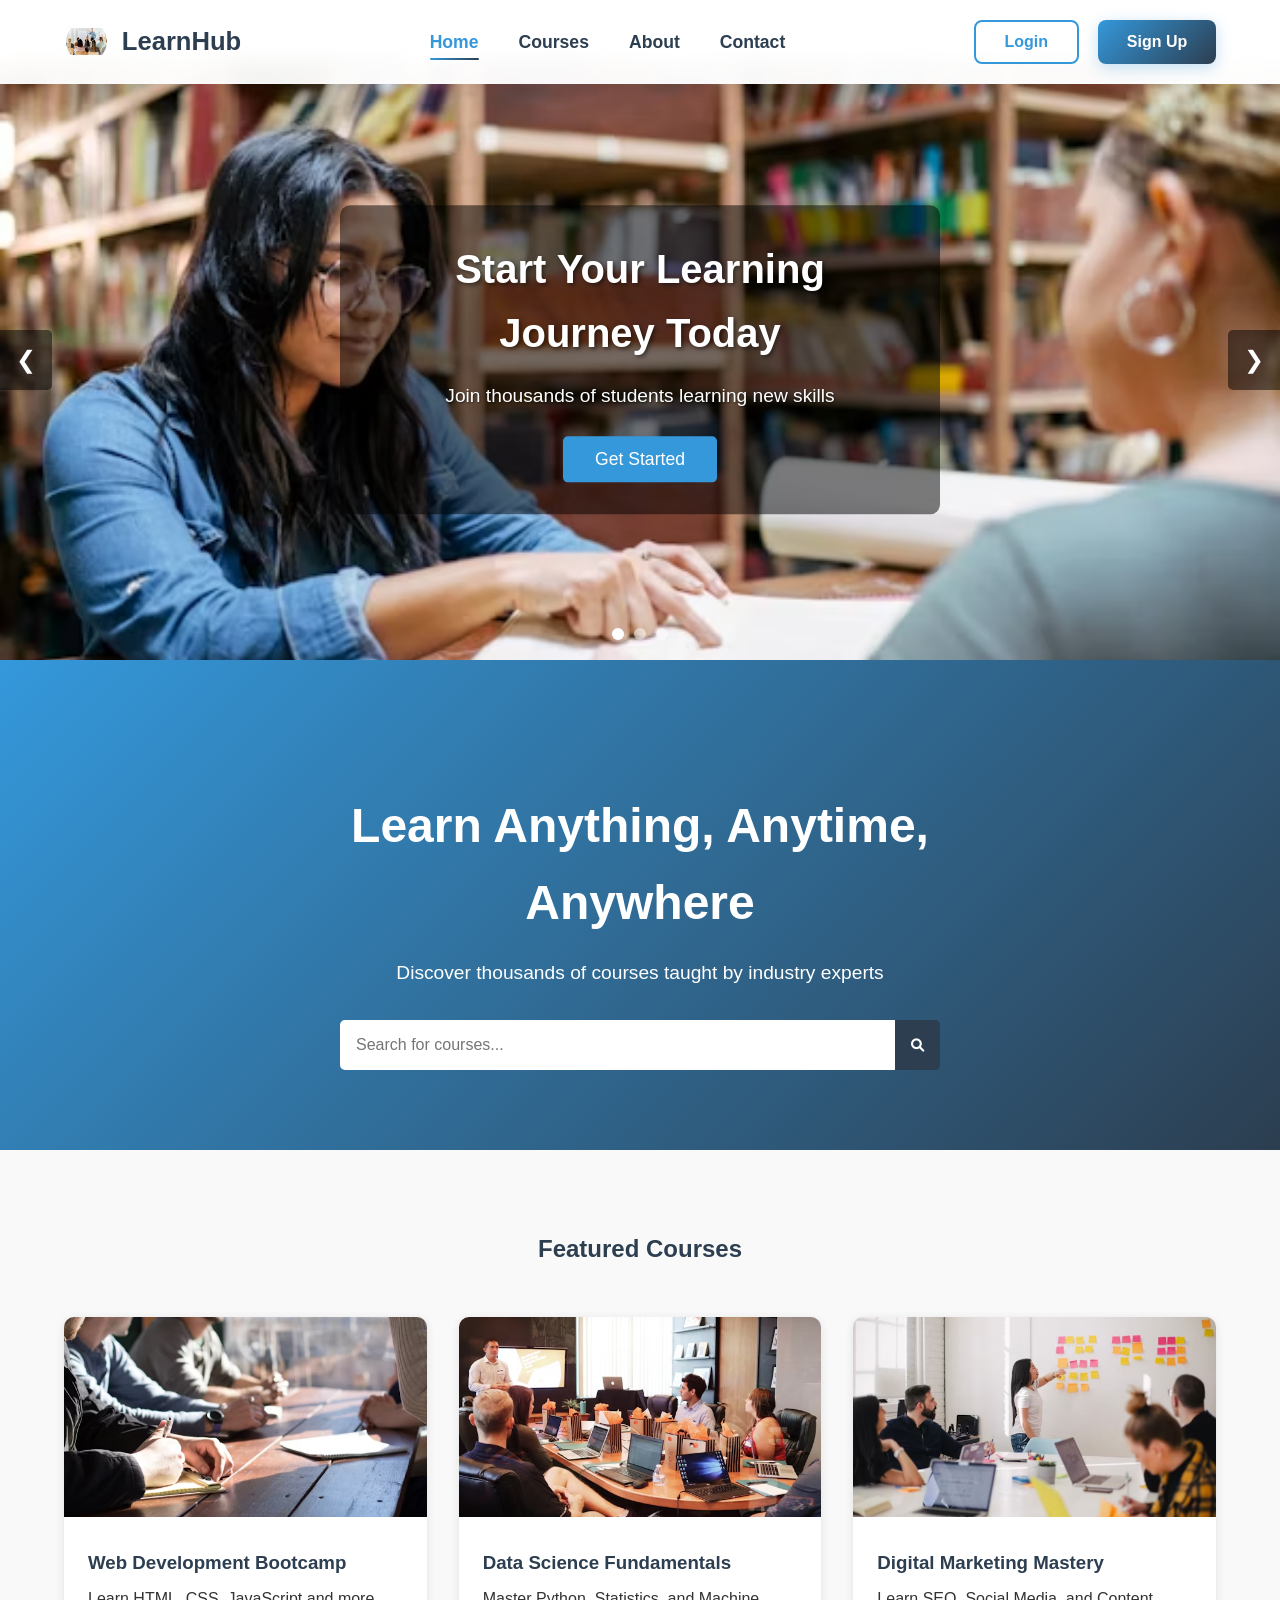
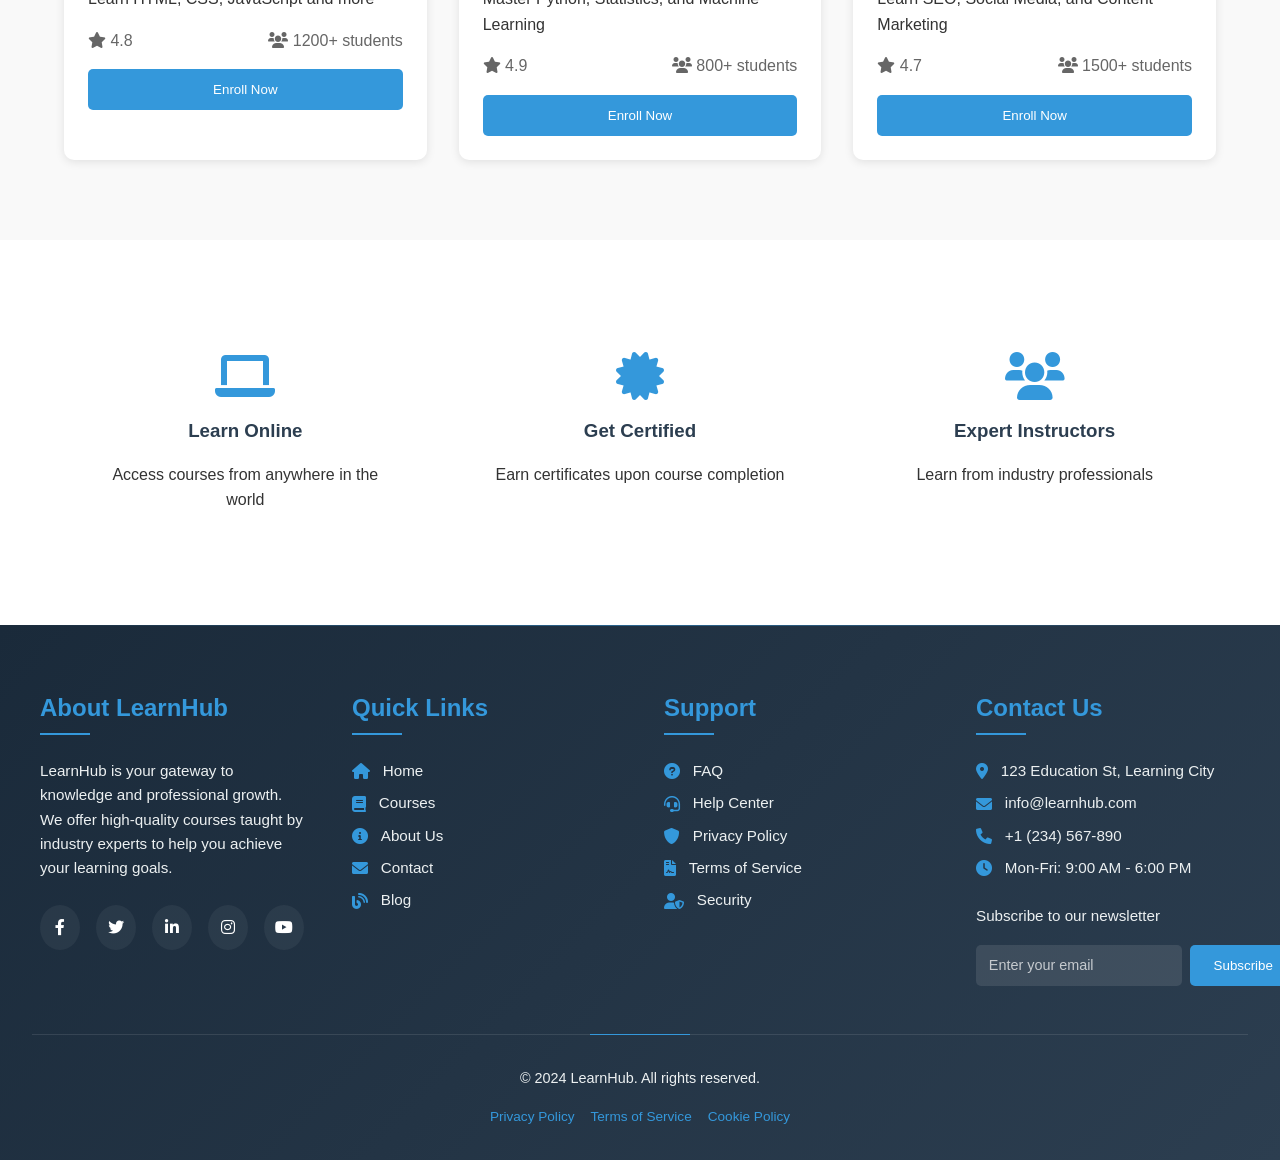
<file: index.html>
<!DOCTYPE html>
<html lang="en">
<head>
    <meta charset="UTF-8">
    <meta name="viewport" content="width=device-width, initial-scale=1.0">
    <title>LearnHub - Online Learning Platform</title>
    <link rel="stylesheet" href="styles.css">
    <link rel="stylesheet" href="https://cdnjs.cloudflare.com/ajax/libs/font-awesome/6.0.0/css/all.min.css">
</head>
<body>
    <nav class="navbar">
        <div class="logo">
            <img src="images/istockphoto-2198836359-612x612.webp" alt="LearnHub Logo" class="logo-img">
            LearnHub
        </div>
        <button class="menu-btn">
            <i class="fas fa-bars"></i>
        </button>
        <ul class="nav-links">
            <li><a href="index.html">Home</a></li>
            <li><a href="courses.html">Courses</a></li>
            <li><a href="about.html">About</a></li>
            <li><a href="contact.html">Contact</a></li>
        </ul>
        <div class="auth-buttons">
            <button class="login-btn">Login</button>
            <button class="signup-btn">Sign Up</button>
        </div>
    </nav>

    <div class="carousel-container">
        <div class="carousel">
            <div class="carousel-slide active">
                <img src="images/premium_photo-1682284352941-58dceb6cd601.avif" alt="Slide 1">
                <div class="carousel-content">
                    <h2>Start Your Learning Journey Today</h2>
                    <p>Join thousands of students learning new skills</p>
                    <button class="carousel-btn">Get Started</button>
                </div>
            </div>
            <div class="carousel-slide">
                <img src="images/photo-1527689368864-3a821dbccc34.avif" alt="Slide 2">
                <div class="carousel-content">
                    <h2>Expert-Led Courses</h2>
                    <p>Learn from industry professionals</p>
                    <button class="carousel-btn">Explore Courses</button>
                </div>
            </div>
            <div class="carousel-slide">
                <img src="images/photo-1664382953481-141e97ad9825.avif" alt="Slide 3">
                <div class="carousel-content">
                    <h2>Flexible Learning</h2>
                    <p>Study at your own pace, anytime, anywhere</p>
                    <button class="carousel-btn">Learn More</button>
                </div>
            </div>
        </div>
        <button class="carousel-control prev" onclick="moveSlide(-1)">❮</button>
        <button class="carousel-control next" onclick="moveSlide(1)">❯</button>
        <div class="carousel-indicators">
            <span class="indicator active" onclick="goToSlide(0)"></span>
            <span class="indicator" onclick="goToSlide(1)"></span>
            <span class="indicator" onclick="goToSlide(2)"></span>
        </div>
    </div>

    <section class="hero">
        <div class="hero-content">
            <h1>Learn Anything, Anytime, Anywhere</h1>
            <p>Discover thousands of courses taught by industry experts</p>
            <div class="search-bar">
                <input type="text" placeholder="Search for courses...">
                <button><i class="fas fa-search"></i></button>
            </div>
        </div>
    </section>

    <section class="featured-courses">
        <h2>Featured Courses</h2>
        <div class="course-grid">
            <div class="course-card">
                <div class="course-image">
                    <img src="images/photo-1517048676732-d65bc937f952.avif" alt="Web Development">
                </div>
                <div class="course-info">
                    <h3>Web Development Bootcamp</h3>
                    <p>Learn HTML, CSS, JavaScript and more</p>
                    <div class="course-meta">
                        <span><i class="fas fa-star"></i> 4.8</span>
                        <span><i class="fas fa-users"></i> 1200+ students</span>
                    </div>
                    <button class="enroll-btn">Enroll Now</button>
                </div>
            </div>
            <div class="course-card">
                <div class="course-image">
                    <img src="images/photo-1542744173-8e7e53415bb0.avif" alt="Data Science">
                </div>
                <div class="course-info">
                    <h3>Data Science Fundamentals</h3>
                    <p>Master Python, Statistics, and Machine Learning</p>
                    <div class="course-meta">
                        <span><i class="fas fa-star"></i> 4.9</span>
                        <span><i class="fas fa-users"></i> 800+ students</span>
                    </div>
                    <button class="enroll-btn">Enroll Now</button>
                </div>
            </div>
            <div class="course-card">
                <div class="course-image">
                    <img src="images/photo-1552664730-d307ca884978.avif" alt="Digital Marketing">
                </div>
                <div class="course-info">
                    <h3>Digital Marketing Mastery</h3>
                    <p>Learn SEO, Social Media, and Content Marketing</p>
                    <div class="course-meta">
                        <span><i class="fas fa-star"></i> 4.7</span>
                        <span><i class="fas fa-users"></i> 1500+ students</span>
                    </div>
                    <button class="enroll-btn">Enroll Now</button>
                </div>
            </div>
        </div>
    </section>

    <section class="features">
        <div class="feature">
            <i class="fas fa-laptop"></i>
            <h3>Learn Online</h3>
            <p>Access courses from anywhere in the world</p>
        </div>
        <div class="feature">
            <i class="fas fa-certificate"></i>
            <h3>Get Certified</h3>
            <p>Earn certificates upon course completion</p>
        </div>
        <div class="feature">
            <i class="fas fa-users"></i>
            <h3>Expert Instructors</h3>
            <p>Learn from industry professionals</p>
        </div>
    </section>

    <footer class="footer">
        <div class="footer-content">
            <div class="footer-section">
                <h3>About LearnHub</h3>
                <p>LearnHub is your gateway to knowledge and professional growth. We offer high-quality courses taught by industry experts to help you achieve your learning goals.</p>
                <div class="social-links">
                    <a href="https://facebook.com/learnhub" target="_blank"><i class="fab fa-facebook-f"></i></a>
                    <a href="https://twitter.com/learnhub" target="_blank"><i class="fab fa-twitter"></i></a>
                    <a href="https://linkedin.com/company/learnhub" target="_blank"><i class="fab fa-linkedin-in"></i></a>
                    <a href="https://instagram.com/learnhub" target="_blank"><i class="fab fa-instagram"></i></a>
                    <a href="https://youtube.com/learnhub" target="_blank"><i class="fab fa-youtube"></i></a>
                </div>
            </div>
            <div class="footer-section">
                <h3>Quick Links</h3>
                <ul class="footer-links">
                    <li><a href="index.html"><i class="fas fa-home"></i> Home</a></li>
                    <li><a href="courses.html"><i class="fas fa-book"></i> Courses</a></li>
                    <li><a href="about.html"><i class="fas fa-info-circle"></i> About Us</a></li>
                    <li><a href="contact.html"><i class="fas fa-envelope"></i> Contact</a></li>
                    <li><a href="blog.html"><i class="fas fa-blog"></i> Blog</a></li>
                </ul>
            </div>
            <div class="footer-section">
                <h3>Support</h3>
                <ul class="footer-links">
                    <li><a href="faq.html"><i class="fas fa-question-circle"></i> FAQ</a></li>
                    <li><a href="help.html"><i class="fas fa-headset"></i> Help Center</a></li>
                    <li><a href="privacy.html"><i class="fas fa-shield-alt"></i> Privacy Policy</a></li>
                    <li><a href="terms.html"><i class="fas fa-file-contract"></i> Terms of Service</a></li>
                    <li><a href="security.html"><i class="fas fa-user-shield"></i> Security</a></li>
                </ul>
            </div>
            <div class="footer-section">
                <h3>Contact Us</h3>
                <ul class="footer-links">
                    <li><a href="https://maps.google.com/?q=123+Education+St,+Learning+City" target="_blank"><i class="fas fa-map-marker-alt"></i> 123 Education St, Learning City</a></li>
                    <li><a href="mailto:info@learnhub.com"><i class="fas fa-envelope"></i> info@learnhub.com</a></li>
                    <li><a href="tel:+1234567890"><i class="fas fa-phone"></i> +1 (234) 567-890</a></li>
                    <li><a href="contact.html#hours"><i class="fas fa-clock"></i> Mon-Fri: 9:00 AM - 6:00 PM</a></li>
                </ul>
                <div class="newsletter">
                    <p>Subscribe to our newsletter</p>
                    <form class="newsletter-form" action="subscribe.php" method="POST">
                        <input type="email" name="email" placeholder="Enter your email" required>
                        <button type="submit">Subscribe</button>
                    </form>
                </div>
            </div>
        </div>
        <div class="footer-bottom">
            <p>&copy; 2024 LearnHub. All rights reserved.</p>
            <div class="copyright">
                <a href="privacy.html">Privacy Policy</a>
                <a href="terms.html">Terms of Service</a>
                <a href="cookies.html">Cookie Policy</a>
            </div>
        </div>
    </footer>

    <style>
        /* Enhanced Footer Styles */
        .footer {
            background: linear-gradient(135deg, #1a2a3a 0%, #2c3e50 100%);
            color: white;
            padding: 4rem 2rem 2rem;
            margin-top: auto;
            position: relative;
            overflow: hidden;
        }

        .footer::before {
            content: '';
            position: absolute;
            top: 0;
            left: 0;
            right: 0;
            height: 1px;
            background: linear-gradient(90deg, transparent, rgba(52, 152, 219, 0.5), transparent);
        }

        .footer-content {
            max-width: 1200px;
            margin: 0 auto;
            display: grid;
            grid-template-columns: repeat(auto-fit, minmax(250px, 1fr));
            gap: 3rem;
            position: relative;
            z-index: 1;
        }

        .footer-section {
            position: relative;
        }

        .footer-section h3 {
            font-size: 1.5rem;
            margin-bottom: 1.5rem;
            position: relative;
            padding-bottom: 0.5rem;
            color: #3498db;
        }

        .footer-section h3::after {
            content: '';
            position: absolute;
            left: 0;
            bottom: 0;
            width: 50px;
            height: 2px;
            background: #3498db;
            transition: width 0.3s ease;
        }

        .footer-section:hover h3::after {
            width: 100px;
        }

        .footer-section p {
            color: #ecf0f1;
            line-height: 1.6;
            margin-bottom: 1.5rem;
            font-size: 0.95rem;
        }

        .footer-links {
            list-style: none;
            padding: 0;
        }

        .footer-links li {
            margin-bottom: 1rem;
            transform: translateX(0);
            transition: transform 0.3s ease;
        }

        .footer-links li:hover {
            transform: translateX(10px);
        }

        .footer-links a {
            color: #ecf0f1;
            text-decoration: none;
            transition: all 0.3s ease;
            display: flex;
            align-items: center;
            gap: 0.8rem;
            font-size: 0.95rem;
        }

        .footer-links a:hover {
            color: #3498db;
        }

        .footer-links i {
            font-size: 1rem;
            color: #3498db;
            transition: transform 0.3s ease;
        }

        .footer-links a:hover i {
            transform: scale(1.2);
        }

        .social-links {
            display: flex;
            gap: 1rem;
            margin-top: 1.5rem;
        }

        .social-links a {
            width: 45px;
            height: 45px;
            background: rgba(255, 255, 255, 0.05);
            border-radius: 50%;
            display: flex;
            align-items: center;
            justify-content: center;
            color: white;
            transition: all 0.3s ease;
            position: relative;
            overflow: hidden;
        }

        .social-links a::before {
            content: '';
            position: absolute;
            top: 0;
            left: 0;
            width: 100%;
            height: 100%;
            background: #3498db;
            transform: scale(0);
            transition: transform 0.3s ease;
            border-radius: 50%;
        }

        .social-links a:hover::before {
            transform: scale(1);
        }

        .social-links a i {
            position: relative;
            z-index: 1;
            transition: transform 0.3s ease;
        }

        .social-links a:hover i {
            transform: scale(1.2);
        }

        .newsletter {
            margin-top: 1.5rem;
        }

        .newsletter p {
            margin-bottom: 1rem;
            color: #ecf0f1;
        }

        .newsletter-form {
            display: flex;
            gap: 0.5rem;
        }

        .newsletter-form input {
            flex: 1;
            padding: 0.8rem;
            border: none;
            border-radius: 5px;
            background: rgba(255, 255, 255, 0.1);
            color: white;
            font-size: 0.9rem;
        }

        .newsletter-form input::placeholder {
            color: rgba(255, 255, 255, 0.7);
        }

        .newsletter-form button {
            padding: 0.8rem 1.5rem;
            border: none;
            border-radius: 5px;
            background: #3498db;
            color: white;
            cursor: pointer;
            transition: all 0.3s ease;
        }

        .newsletter-form button:hover {
            background: #2980b9;
            transform: translateY(-2px);
        }

        .footer-bottom {
            text-align: center;
            padding-top: 2rem;
            margin-top: 3rem;
            border-top: 1px solid rgba(255, 255, 255, 0.1);
            position: relative;
        }

        .footer-bottom::before {
            content: '';
            position: absolute;
            top: -1px;
            left: 50%;
            transform: translateX(-50%);
            width: 100px;
            height: 1px;
            background: #3498db;
        }

        .footer-bottom p {
            color: #ecf0f1;
            font-size: 0.9rem;
            margin-bottom: 0.5rem;
        }

        .footer-bottom .copyright {
            display: flex;
            justify-content: center;
            gap: 1rem;
            margin-top: 1rem;
        }

        .footer-bottom .copyright a {
            color: #3498db;
            text-decoration: none;
            font-size: 0.85rem;
            transition: color 0.3s ease;
        }

        .footer-bottom .copyright a:hover {
            color: #2980b9;
        }

        @media (max-width: 768px) {
            .footer {
                padding: 3rem 1.5rem 1.5rem;
            }

            .footer-content {
                grid-template-columns: 1fr;
                gap: 2rem;
            }

            .footer-section h3 {
                font-size: 1.3rem;
            }

            .newsletter-form {
                flex-direction: column;
            }

            .newsletter-form button {
                width: 100%;
            }
        }
    </style>

    <script>
        // Navbar scroll effect
        window.addEventListener('scroll', function() {
            const navbar = document.querySelector('.navbar');
            if (window.scrollY > 50) {
                navbar.classList.add('scrolled');
            } else {
                navbar.classList.remove('scrolled');
            }
        });

        // Mobile menu toggle
        const menuBtn = document.querySelector('.menu-btn');
        const navLinks = document.querySelector('.nav-links');

        menuBtn.addEventListener('click', function() {
            navLinks.classList.toggle('active');
            menuBtn.innerHTML = navLinks.classList.contains('active') ? 
                '<i class="fas fa-times"></i>' : 
                '<i class="fas fa-bars"></i>';
        });

        // Close mobile menu when clicking outside
        document.addEventListener('click', function(event) {
            if (!navLinks.contains(event.target) && !menuBtn.contains(event.target)) {
                navLinks.classList.remove('active');
                menuBtn.innerHTML = '<i class="fas fa-bars"></i>';
            }
        });

        // Add active class to current page link
        const currentPage = window.location.pathname.split('/').pop();
        const navLinksList = document.querySelectorAll('.nav-links a');
        navLinksList.forEach(link => {
            if (link.getAttribute('href') === currentPage) {
                link.classList.add('active');
            }
        });

        // Carousel functionality
        let currentSlide = 0;
        const slides = document.querySelectorAll('.carousel-slide');
        const indicators = document.querySelectorAll('.indicator');
        const totalSlides = slides.length;

        function showSlide(index) {
            slides.forEach(slide => slide.classList.remove('active'));
            indicators.forEach(indicator => indicator.classList.remove('active'));
            
            slides[index].classList.add('active');
            indicators[index].classList.add('active');
        }

        function moveSlide(direction) {
            currentSlide = (currentSlide + direction + totalSlides) % totalSlides;
            showSlide(currentSlide);
        }

        function goToSlide(index) {
            currentSlide = index;
            showSlide(currentSlide);
        }

        setInterval(() => {
            moveSlide(1);
        }, 5000);

        showSlide(0);
    </script>
</body>
</html>
</file>
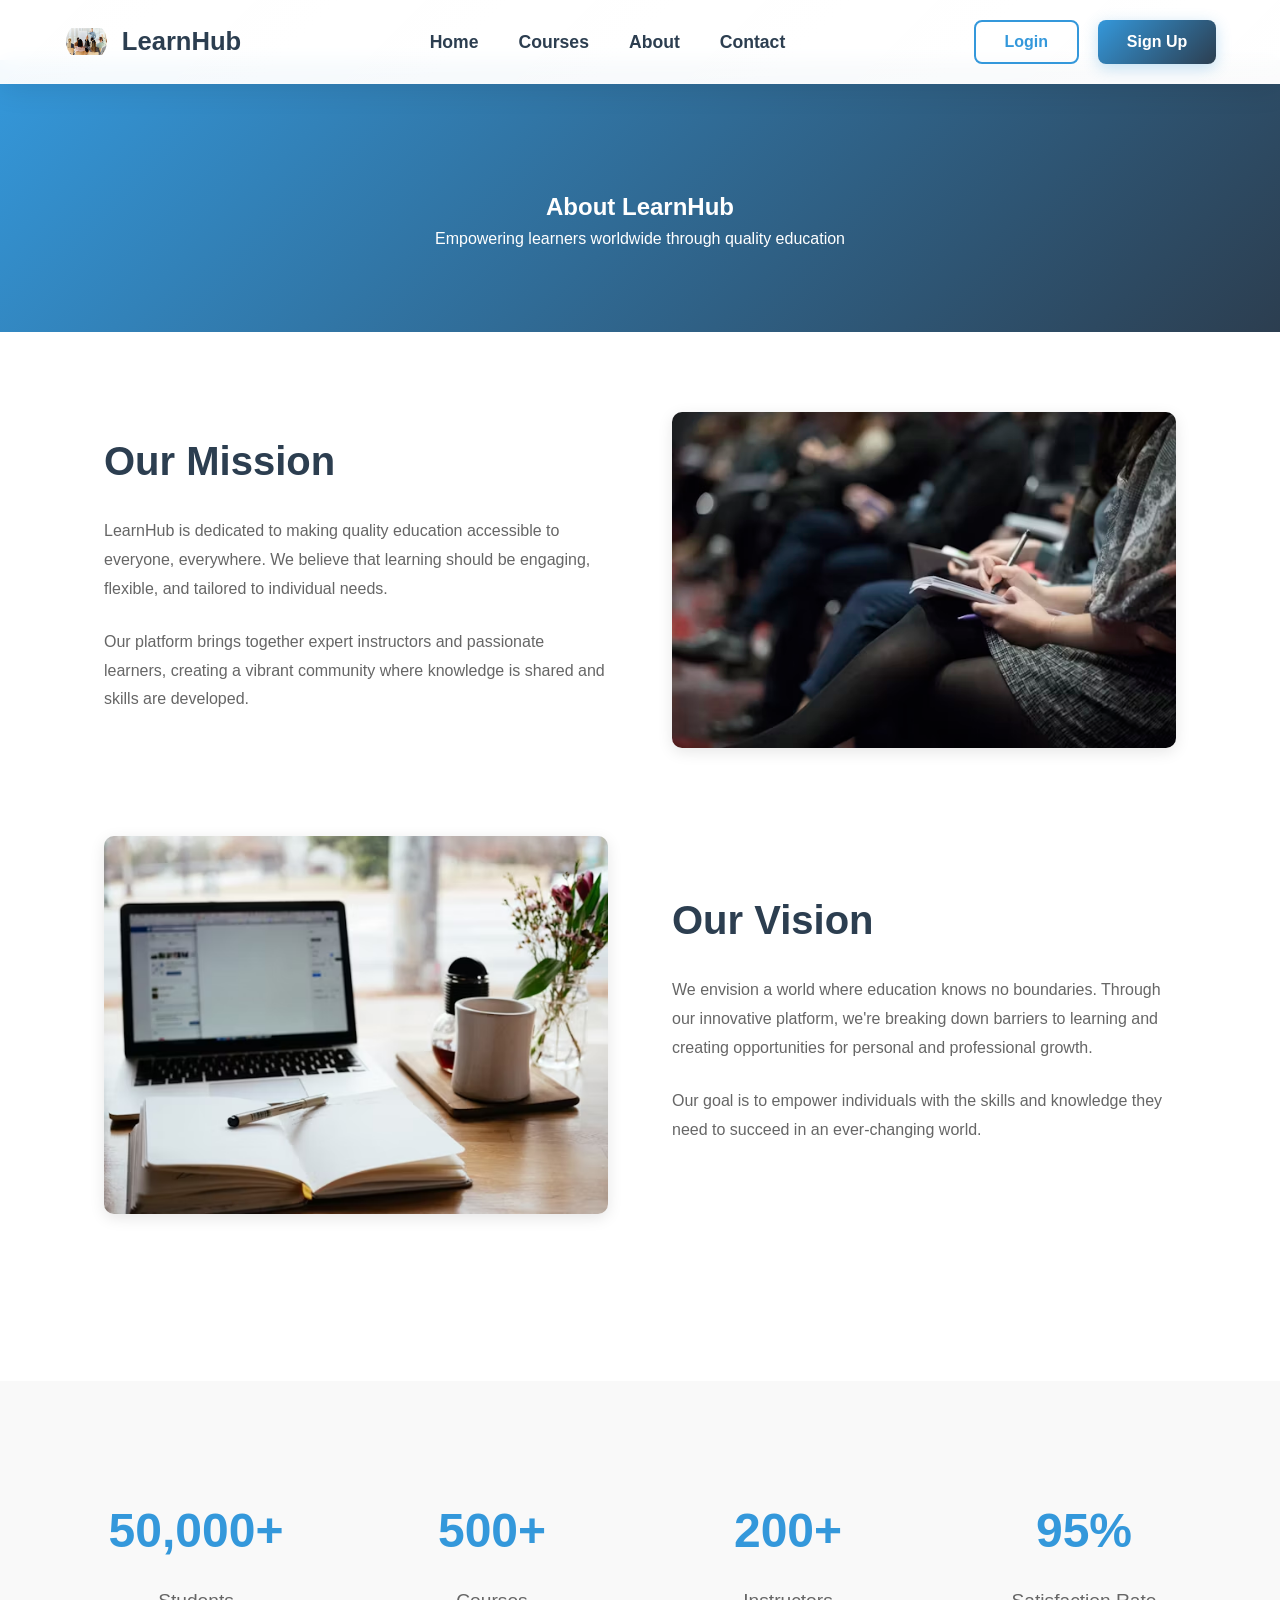
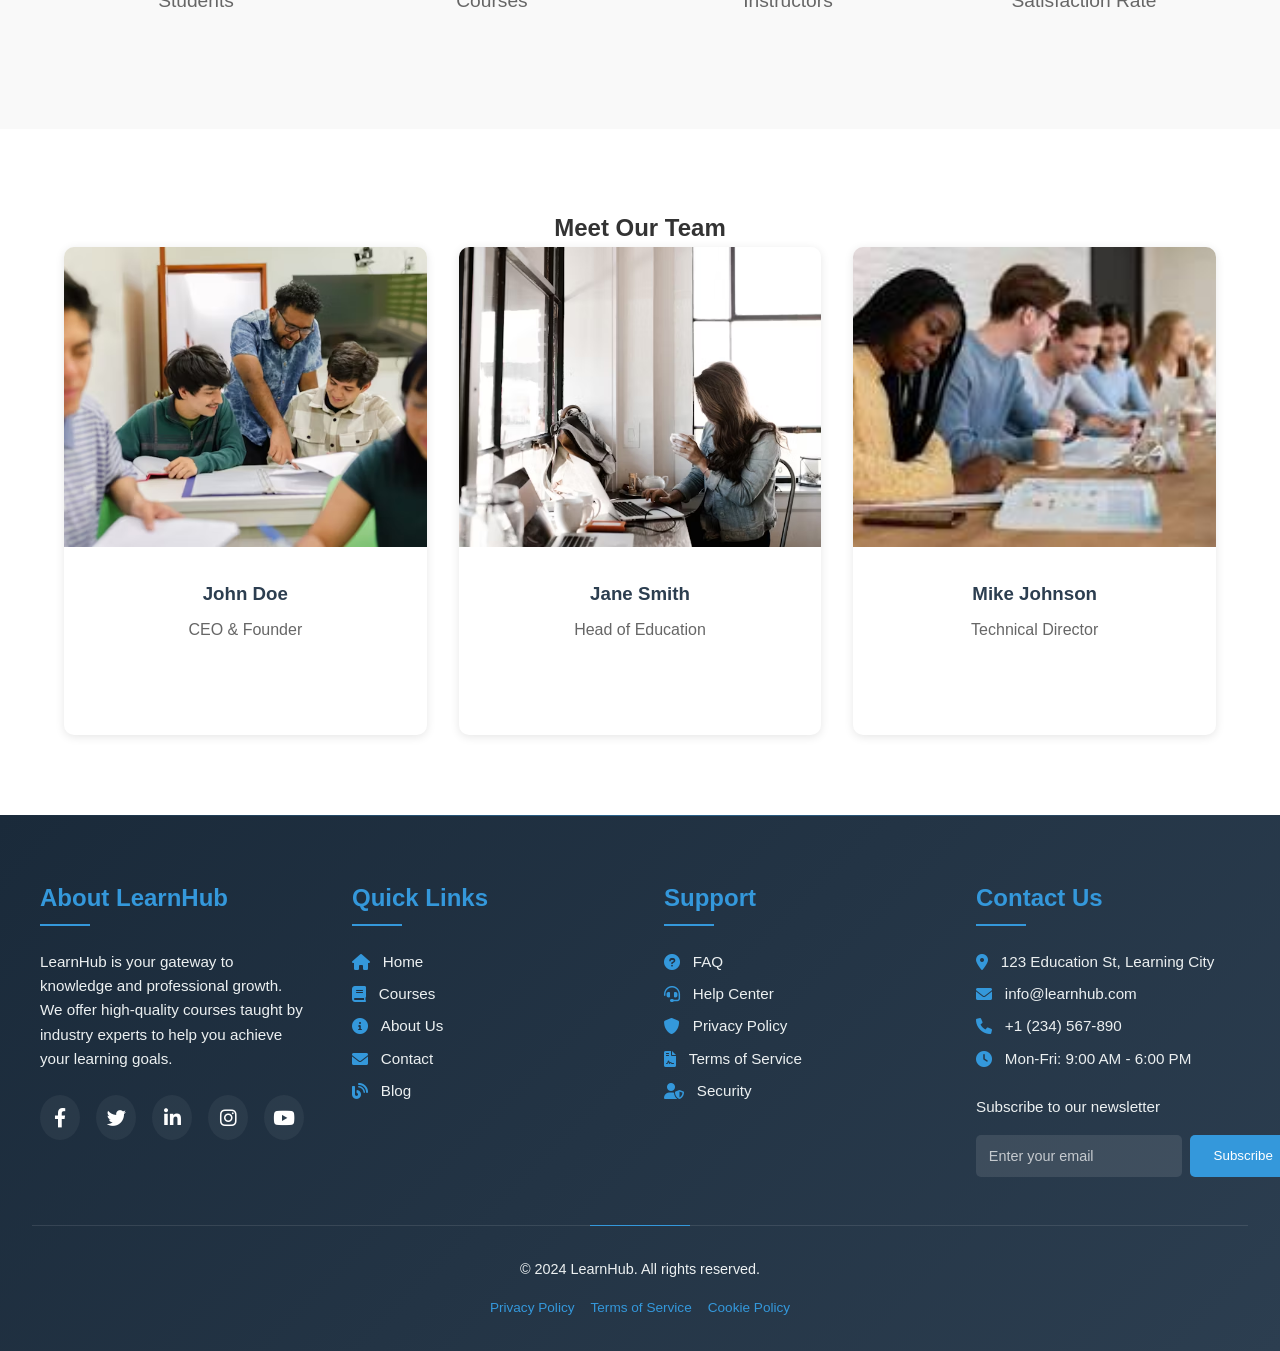
<file: about.html>
<!DOCTYPE html>
<html lang="en">
<head>
    <meta charset="UTF-8">
    <meta name="viewport" content="width=device-width, initial-scale=1.0">
    <title>About Us - LearnHub</title>
    <link rel="stylesheet" href="styles.css">
    <link rel="stylesheet" href="https://cdnjs.cloudflare.com/ajax/libs/font-awesome/6.0.0/css/all.min.css">
    <style>
        .about-header {
            background: linear-gradient(135deg, #3498db, #2c3e50);
            color: white;
            padding: 8rem 5% 5rem;
            text-align: center;
            margin-top: 60px;
        }

        .about-content {
            max-width: 1200px;
            margin: 0 auto;
            padding: 5rem 5%;
        }

        .about-section {
            display: grid;
            grid-template-columns: 1fr 1fr;
            gap: 4rem;
            margin-bottom: 5rem;
            align-items: center;
        }

        .about-text h2 {
            color: #2c3e50;
            margin-bottom: 1.5rem;
            font-size: 2.5rem;
        }

        .about-text p {
            color: #666;
            line-height: 1.8;
            margin-bottom: 1.5rem;
        }

        .about-image img {
            width: 100%;
            border-radius: 10px;
            box-shadow: 0 4px 15px rgba(0,0,0,0.1);
        }

        .stats-section {
            background-color: #f9f9f9;
            padding: 5rem 5%;
            text-align: center;
        }

        .stats-grid {
            display: grid;
            grid-template-columns: repeat(auto-fit, minmax(200px, 1fr));
            gap: 2rem;
            max-width: 1200px;
            margin: 0 auto;
        }

        .stat-item {
            padding: 2rem;
        }

        .stat-number {
            font-size: 3rem;
            font-weight: bold;
            color: #3498db;
            margin-bottom: 1rem;
        }

        .stat-label {
            color: #666;
            font-size: 1.2rem;
        }

        .team-section {
            padding: 5rem 5%;
            text-align: center;
        }

        .team-grid {
            display: grid;
            grid-template-columns: repeat(auto-fit, minmax(250px, 1fr));
            gap: 2rem;
            max-width: 1200px;
            margin: 0 auto;
        }

        .team-member {
            background-color: white;
            border-radius: 10px;
            overflow: hidden;
            box-shadow: 0 2px 10px rgba(0,0,0,0.1);
            transition: transform 0.3s;
        }

        .team-member:hover {
            transform: translateY(-5px);
        }

        .team-member img {
            width: 100%;
            height: 300px;
            object-fit: cover;
        }

        .team-info {
            padding: 1.5rem;
        }

        .team-info h3 {
            color: #2c3e50;
            margin-bottom: 0.5rem;
        }

        .team-info p {
            color: #666;
            margin-bottom: 1rem;
        }

        .social-links {
            display: flex;
            justify-content: center;
            gap: 1rem;
        }

        .social-links a {
            color: #3498db;
            font-size: 1.2rem;
            transition: color 0.3s;
        }

        .social-links a:hover {
            color: #2980b9;
        }

        @media (max-width: 768px) {
            .about-section {
                grid-template-columns: 1fr;
            }

            .about-image {
                order: -1;
            }
        }

        /* Enhanced Footer Styles */
        .footer {
            background: linear-gradient(135deg, #1a2a3a 0%, #2c3e50 100%);
            color: white;
            padding: 4rem 2rem 2rem;
            margin-top: auto;
            position: relative;
            overflow: hidden;
        }

        .footer::before {
            content: '';
            position: absolute;
            top: 0;
            left: 0;
            right: 0;
            height: 1px;
            background: linear-gradient(90deg, transparent, rgba(52, 152, 219, 0.5), transparent);
        }

        .footer-content {
            max-width: 1200px;
            margin: 0 auto;
            display: grid;
            grid-template-columns: repeat(auto-fit, minmax(250px, 1fr));
            gap: 3rem;
            position: relative;
            z-index: 1;
        }

        .footer-section {
            position: relative;
        }

        .footer-section h3 {
            font-size: 1.5rem;
            margin-bottom: 1.5rem;
            position: relative;
            padding-bottom: 0.5rem;
            color: #3498db;
        }

        .footer-section h3::after {
            content: '';
            position: absolute;
            left: 0;
            bottom: 0;
            width: 50px;
            height: 2px;
            background: #3498db;
            transition: width 0.3s ease;
        }

        .footer-section:hover h3::after {
            width: 100px;
        }

        .footer-section p {
            color: #ecf0f1;
            line-height: 1.6;
            margin-bottom: 1.5rem;
            font-size: 0.95rem;
        }

        .footer-links {
            list-style: none;
            padding: 0;
        }

        .footer-links li {
            margin-bottom: 1rem;
            transform: translateX(0);
            transition: transform 0.3s ease;
        }

        .footer-links li:hover {
            transform: translateX(10px);
        }

        .footer-links a {
            color: #ecf0f1;
            text-decoration: none;
            transition: all 0.3s ease;
            display: flex;
            align-items: center;
            gap: 0.8rem;
            font-size: 0.95rem;
        }

        .footer-links a:hover {
            color: #3498db;
        }

        .footer-links i {
            font-size: 1rem;
            color: #3498db;
            transition: transform 0.3s ease;
        }

        .footer-links a:hover i {
            transform: scale(1.2);
        }

        .social-links {
            display: flex;
            gap: 1rem;
            margin-top: 1.5rem;
        }

        .social-links a {
            width: 45px;
            height: 45px;
            background: rgba(255, 255, 255, 0.05);
            border-radius: 50%;
            display: flex;
            align-items: center;
            justify-content: center;
            color: white;
            transition: all 0.3s ease;
            position: relative;
            overflow: hidden;
        }

        .social-links a::before {
            content: '';
            position: absolute;
            top: 0;
            left: 0;
            width: 100%;
            height: 100%;
            background: #3498db;
            transform: scale(0);
            transition: transform 0.3s ease;
            border-radius: 50%;
        }

        .social-links a:hover::before {
            transform: scale(1);
        }

        .social-links a i {
            position: relative;
            z-index: 1;
            transition: transform 0.3s ease;
        }

        .social-links a:hover i {
            transform: scale(1.2);
        }

        .newsletter {
            margin-top: 1.5rem;
        }

        .newsletter p {
            margin-bottom: 1rem;
            color: #ecf0f1;
        }

        .newsletter-form {
            display: flex;
            gap: 0.5rem;
        }

        .newsletter-form input {
            flex: 1;
            padding: 0.8rem;
            border: none;
            border-radius: 5px;
            background: rgba(255, 255, 255, 0.1);
            color: white;
            font-size: 0.9rem;
        }

        .newsletter-form input::placeholder {
            color: rgba(255, 255, 255, 0.7);
        }

        .newsletter-form button {
            padding: 0.8rem 1.5rem;
            border: none;
            border-radius: 5px;
            background: #3498db;
            color: white;
            cursor: pointer;
            transition: all 0.3s ease;
        }

        .newsletter-form button:hover {
            background: #2980b9;
            transform: translateY(-2px);
        }

        .footer-bottom {
            text-align: center;
            padding-top: 2rem;
            margin-top: 3rem;
            border-top: 1px solid rgba(255, 255, 255, 0.1);
            position: relative;
        }

        .footer-bottom::before {
            content: '';
            position: absolute;
            top: -1px;
            left: 50%;
            transform: translateX(-50%);
            width: 100px;
            height: 1px;
            background: #3498db;
        }

        .footer-bottom p {
            color: #ecf0f1;
            font-size: 0.9rem;
            margin-bottom: 0.5rem;
        }

        .footer-bottom .copyright {
            display: flex;
            justify-content: center;
            gap: 1rem;
            margin-top: 1rem;
        }

        .footer-bottom .copyright a {
            color: #3498db;
            text-decoration: none;
            font-size: 0.85rem;
            transition: color 0.3s ease;
        }

        .footer-bottom .copyright a:hover {
            color: #2980b9;
        }

        @media (max-width: 768px) {
            .footer {
                padding: 3rem 1.5rem 1.5rem;
            }

            .footer-content {
                grid-template-columns: 1fr;
                gap: 2rem;
            }

            .footer-section h3 {
                font-size: 1.3rem;
            }

            .newsletter-form {
                flex-direction: column;
            }

            .newsletter-form button {
                width: 100%;
            }
        }
    </style>
</head>
<body>
    <nav class="navbar">
        <div class="logo">
            <img src="images/istockphoto-2198836359-612x612.webp" alt="LearnHub Logo" class="logo-img">
            LearnHub
        </div>
        <button class="menu-btn">
            <i class="fas fa-bars"></i>
        </button>
        <ul class="nav-links">
            <li><a href="index.html">Home</a></li>
            <li><a href="courses.html">Courses</a></li>
            <li><a href="about.html">About</a></li>
            <li><a href="contact.html">Contact</a></li>
        </ul>
        <div class="auth-buttons">
            <button class="login-btn">Login</button>
            <button class="signup-btn">Sign Up</button>
        </div>
    </nav>

    <section class="about-header">
        <h1>About LearnHub</h1>
        <p>Empowering learners worldwide through quality education</p>
    </section>

    <div class="about-content">
        <section class="about-section">
            <div class="about-text">
                <h2>Our Mission</h2>
                <p>LearnHub is dedicated to making quality education accessible to everyone, everywhere. We believe that learning should be engaging, flexible, and tailored to individual needs.</p>
                <p>Our platform brings together expert instructors and passionate learners, creating a vibrant community where knowledge is shared and skills are developed.</p>
            </div>
            <div class="about-image">
                <img src="images/photo-1503428593586-e225b39bddfe.avif" alt="Our Mission">
            </div>
        </section>

        <section class="about-section">
            <div class="about-image">
                <img src="images/photo-1501504905252-473c47e087f8.avif" alt="Our Vision">
            </div>
            <div class="about-text">
                <h2>Our Vision</h2>
                <p>We envision a world where education knows no boundaries. Through our innovative platform, we're breaking down barriers to learning and creating opportunities for personal and professional growth.</p>
                <p>Our goal is to empower individuals with the skills and knowledge they need to succeed in an ever-changing world.</p>
            </div>
        </section>
    </div>

    <section class="stats-section">
        <div class="stats-grid">
            <div class="stat-item">
                <div class="stat-number">50,000+</div>
                <div class="stat-label">Students</div>
            </div>
            <div class="stat-item">
                <div class="stat-number">500+</div>
                <div class="stat-label">Courses</div>
            </div>
            <div class="stat-item">
                <div class="stat-number">200+</div>
                <div class="stat-label">Instructors</div>
            </div>
            <div class="stat-item">
                <div class="stat-number">95%</div>
                <div class="stat-label">Satisfaction Rate</div>
            </div>
        </div>
    </section>

    <section class="team-section">
        <h2>Meet Our Team</h2>
        <div class="team-grid">
            <div class="team-member">
                <img src="images/premium_photo-1682787494977-d013bb5a8773.avif" alt="Team Member">
                <div class="team-info">
                    <h3>John Doe</h3>
                    <p>CEO & Founder</p>
                    <div class="social-links">
                        <a href="#"><i class="fab fa-linkedin"></i></a>
                        <a href="#"><i class="fab fa-twitter"></i></a>
                    </div>
                </div>
            </div>
            <div class="team-member">
                <img src="images/photo-1488751045188-3c55bbf9a3fa.avif" alt="Team Member">
                <div class="team-info">
                    <h3>Jane Smith</h3>
                    <p>Head of Education</p>
                    <div class="social-links">
                        <a href="#"><i class="fab fa-linkedin"></i></a>
                        <a href="#"><i class="fab fa-twitter"></i></a>
                    </div>
                </div>
            </div>
            <div class="team-member">
                <img src="images/download (1).jpg" alt="Team Member">
                <div class="team-info">
                    <h3>Mike Johnson</h3>
                    <p>Technical Director</p>
                    <div class="social-links">
                        <a href="#"><i class="fab fa-linkedin"></i></a>
                        <a href="#"><i class="fab fa-twitter"></i></a>
                    </div>
                </div>
            </div>
        </div>
    </section>

    <footer class="footer">
        <div class="footer-content">
            <div class="footer-section">
                <h3>About LearnHub</h3>
                <p>LearnHub is your gateway to knowledge and professional growth. We offer high-quality courses taught by industry experts to help you achieve your learning goals.</p>
                <div class="social-links">
                    <a href="https://facebook.com/learnhub" target="_blank"><i class="fab fa-facebook-f"></i></a>
                    <a href="https://twitter.com/learnhub" target="_blank"><i class="fab fa-twitter"></i></a>
                    <a href="https://linkedin.com/company/learnhub" target="_blank"><i class="fab fa-linkedin-in"></i></a>
                    <a href="https://instagram.com/learnhub" target="_blank"><i class="fab fa-instagram"></i></a>
                    <a href="https://youtube.com/learnhub" target="_blank"><i class="fab fa-youtube"></i></a>
                </div>
            </div>
            <div class="footer-section">
                <h3>Quick Links</h3>
                <ul class="footer-links">
                    <li><a href="index.html"><i class="fas fa-home"></i> Home</a></li>
                    <li><a href="courses.html"><i class="fas fa-book"></i> Courses</a></li>
                    <li><a href="about.html"><i class="fas fa-info-circle"></i> About Us</a></li>
                    <li><a href="contact.html"><i class="fas fa-envelope"></i> Contact</a></li>
                    <li><a href="blog.html"><i class="fas fa-blog"></i> Blog</a></li>
                </ul>
            </div>
            <div class="footer-section">
                <h3>Support</h3>
                <ul class="footer-links">
                    <li><a href="faq.html"><i class="fas fa-question-circle"></i> FAQ</a></li>
                    <li><a href="help.html"><i class="fas fa-headset"></i> Help Center</a></li>
                    <li><a href="privacy.html"><i class="fas fa-shield-alt"></i> Privacy Policy</a></li>
                    <li><a href="terms.html"><i class="fas fa-file-contract"></i> Terms of Service</a></li>
                    <li><a href="security.html"><i class="fas fa-user-shield"></i> Security</a></li>
                </ul>
            </div>
            <div class="footer-section">
                <h3>Contact Us</h3>
                <ul class="footer-links">
                    <li><a href="https://maps.google.com/?q=123+Education+St,+Learning+City" target="_blank"><i class="fas fa-map-marker-alt"></i> 123 Education St, Learning City</a></li>
                    <li><a href="mailto:info@learnhub.com"><i class="fas fa-envelope"></i> info@learnhub.com</a></li>
                    <li><a href="tel:+1234567890"><i class="fas fa-phone"></i> +1 (234) 567-890</a></li>
                    <li><a href="contact.html#hours"><i class="fas fa-clock"></i> Mon-Fri: 9:00 AM - 6:00 PM</a></li>
                </ul>
                <div class="newsletter">
                    <p>Subscribe to our newsletter</p>
                    <form class="newsletter-form" action="subscribe.php" method="POST">
                        <input type="email" name="email" placeholder="Enter your email" required>
                        <button type="submit">Subscribe</button>
                    </form>
                </div>
            </div>
        </div>
        <div class="footer-bottom">
            <p>&copy; 2024 LearnHub. All rights reserved.</p>
            <div class="copyright">
                <a href="privacy.html">Privacy Policy</a>
                <a href="terms.html">Terms of Service</a>
                <a href="cookies.html">Cookie Policy</a>
            </div>
        </div>
    </footer>

    <script>
        // Navbar scroll effect
        window.addEventListener('scroll', function() {
            const navbar = document.querySelector('.navbar');
            if (window.scrollY > 50) {
                navbar.classList.add('scrolled');
            } else {
                navbar.classList.remove('scrolled');
            }
        });

        // Mobile menu toggle
        const menuBtn = document.querySelector('.menu-btn');
        const navLinks = document.querySelector('.nav-links');

        menuBtn.addEventListener('click', function() {
            navLinks.classList.toggle('active');
            menuBtn.innerHTML = navLinks.classList.contains('active') ? 
                '<i class="fas fa-times"></i>' : 
                '<i class="fas fa-bars"></i>';
        });

        // Close mobile menu when clicking outside
        document.addEventListener('click', function(event) {
            if (!navLinks.contains(event.target) && !menuBtn.contains(event.target)) {
                navLinks.classList.remove('active');
                menuBtn.innerHTML = '<i class="fas fa-bars"></i>';
            }
        });
    </script>
</body>
</html>
</file>
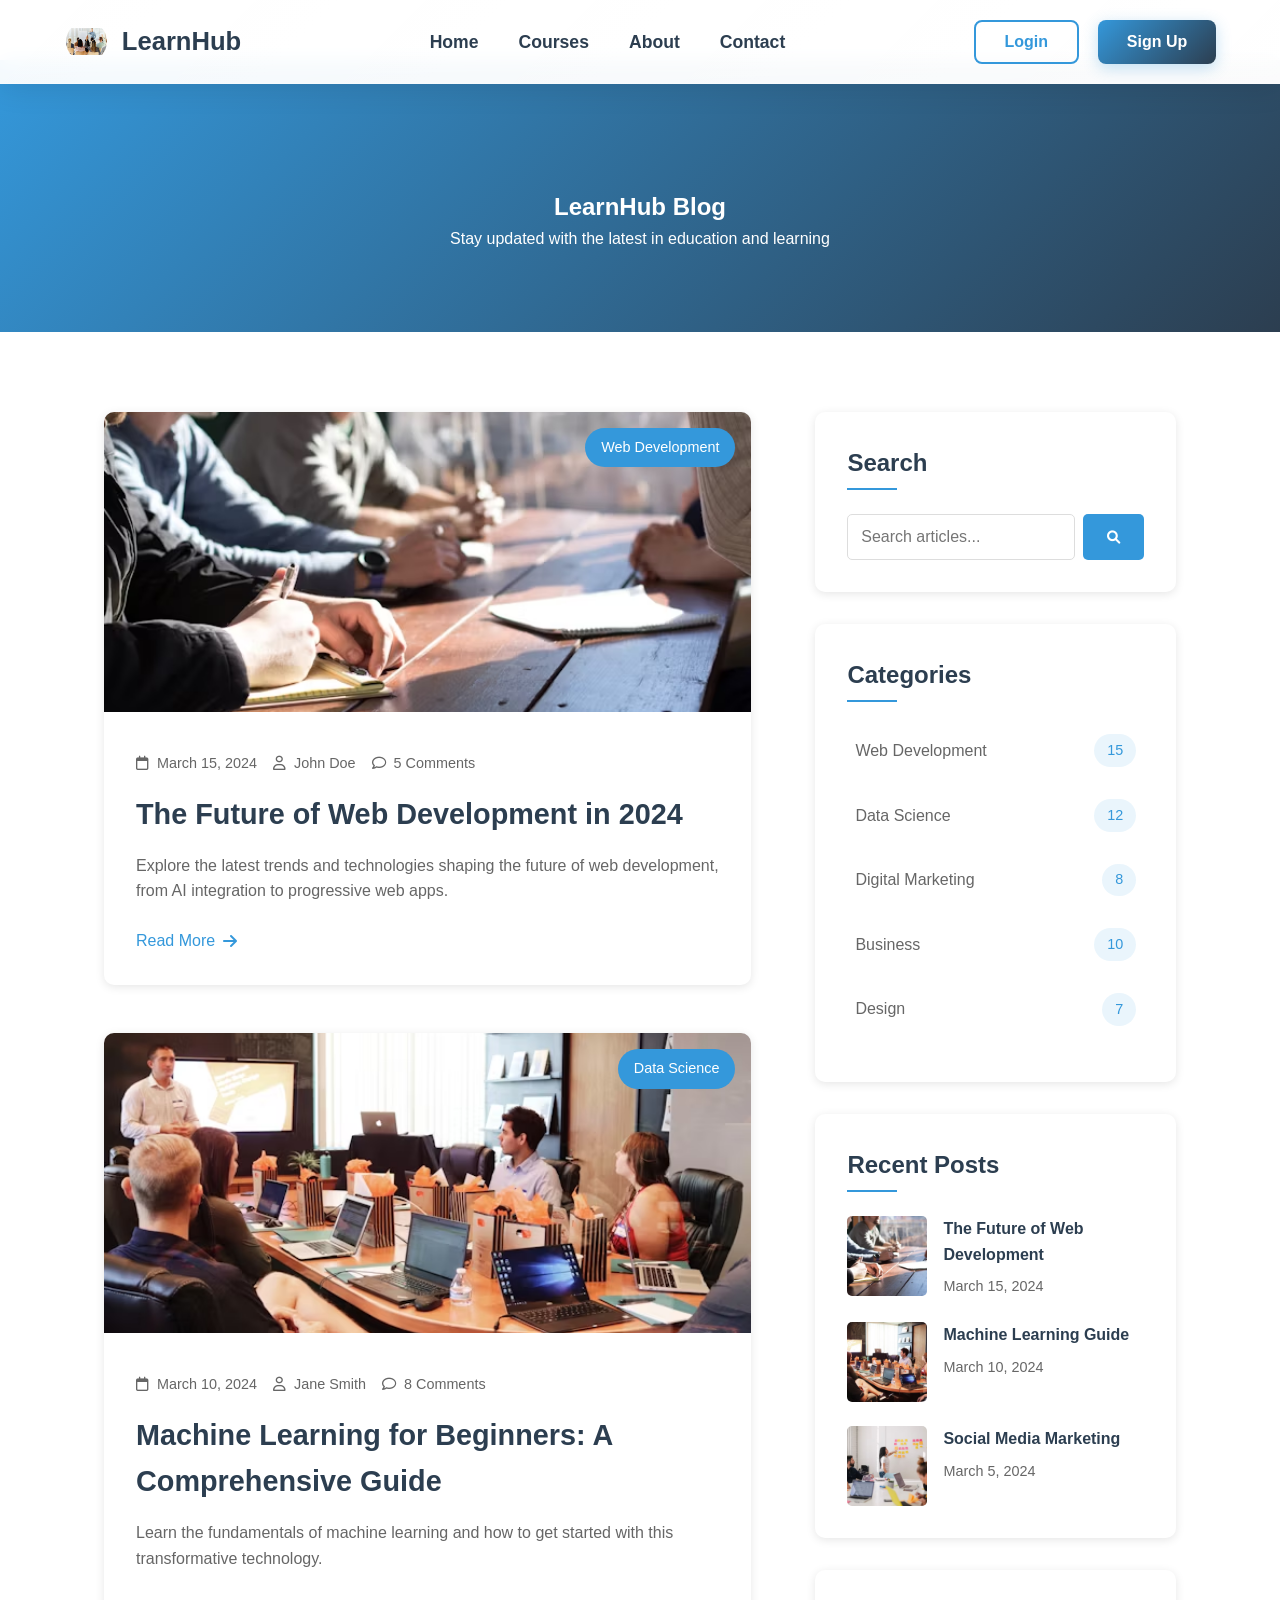
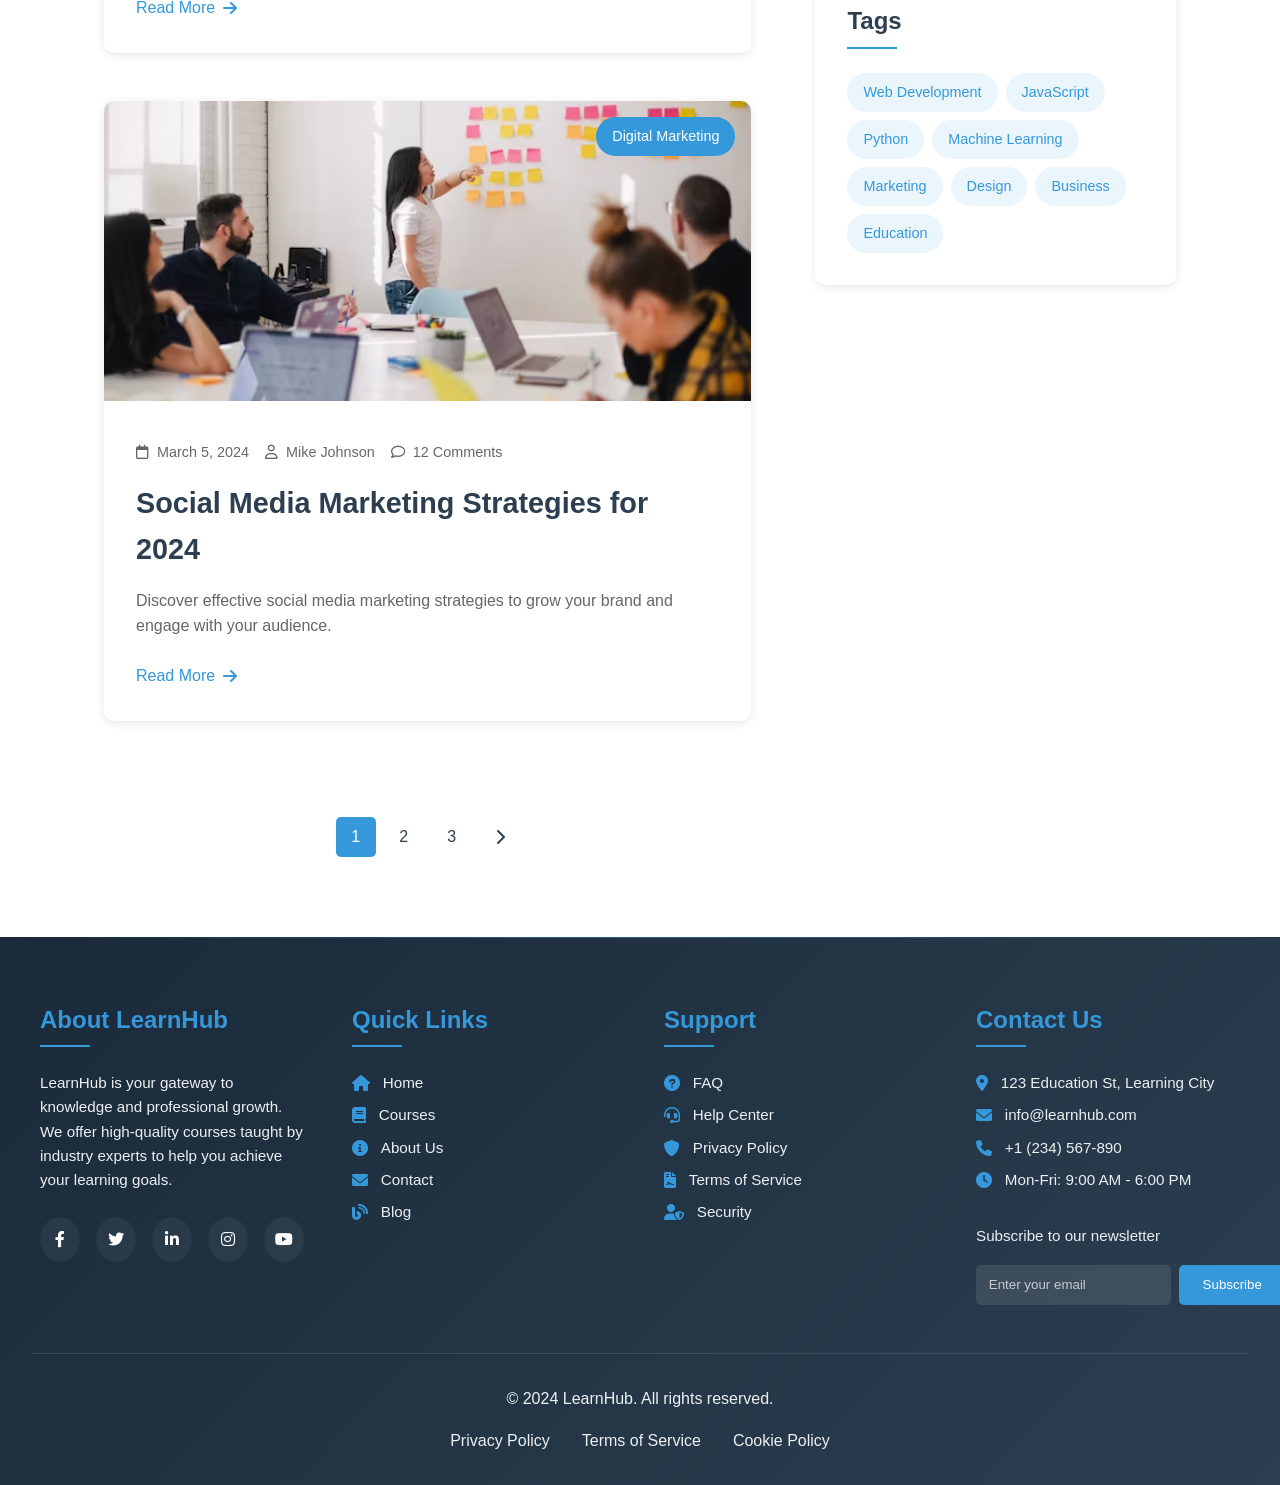
<file: blog.html>
<!DOCTYPE html>
<html lang="en">
<head>
    <meta charset="UTF-8">
    <meta name="viewport" content="width=device-width, initial-scale=1.0">
    <title>Blog - LearnHub</title>
    <link rel="stylesheet" href="styles.css">
    <link rel="stylesheet" href="https://cdnjs.cloudflare.com/ajax/libs/font-awesome/6.0.0/css/all.min.css">
    <style>
        .blog-header {
            background: linear-gradient(135deg, #3498db, #2c3e50);
            color: white;
            padding: 8rem 5% 5rem;
            text-align: center;
            margin-top: 60px;
        }

        .blog-content {
            max-width: 1200px;
            margin: 0 auto;
            padding: 5rem 5%;
            display: grid;
            grid-template-columns: 2fr 1fr;
            gap: 4rem;
        }

        .blog-posts {
            display: grid;
            gap: 3rem;
        }

        .blog-post {
            background-color: white;
            border-radius: 10px;
            overflow: hidden;
            box-shadow: 0 2px 10px rgba(0,0,0,0.1);
            transition: transform 0.3s;
        }

        .blog-post:hover {
            transform: translateY(-5px);
        }

        .post-image {
            position: relative;
        }

        .post-image img {
            width: 100%;
            height: 300px;
            object-fit: cover;
        }

        .post-category {
            position: absolute;
            top: 1rem;
            right: 1rem;
            background-color: #3498db;
            color: white;
            padding: 0.5rem 1rem;
            border-radius: 20px;
            font-size: 0.9rem;
        }

        .post-content {
            padding: 2rem;
        }

        .post-meta {
            display: flex;
            gap: 1rem;
            margin-bottom: 1rem;
            color: #666;
            font-size: 0.9rem;
        }

        .post-meta span {
            display: flex;
            align-items: center;
            gap: 0.5rem;
        }

        .post-title {
            color: #2c3e50;
            margin-bottom: 1rem;
            font-size: 1.8rem;
        }

        .post-excerpt {
            color: #666;
            line-height: 1.6;
            margin-bottom: 1.5rem;
        }

        .read-more {
            color: #3498db;
            text-decoration: none;
            font-weight: 500;
            display: inline-flex;
            align-items: center;
            gap: 0.5rem;
            transition: all 0.3s;
        }

        .read-more:hover {
            color: #2980b9;
            gap: 1rem;
        }

        .sidebar {
            position: sticky;
            top: 100px;
        }

        .sidebar-section {
            background-color: white;
            border-radius: 10px;
            padding: 2rem;
            margin-bottom: 2rem;
            box-shadow: 0 2px 10px rgba(0,0,0,0.1);
        }

        .sidebar-title {
            color: #2c3e50;
            margin-bottom: 1.5rem;
            font-size: 1.5rem;
            position: relative;
            padding-bottom: 0.5rem;
        }

        .sidebar-title::after {
            content: '';
            position: absolute;
            left: 0;
            bottom: 0;
            width: 50px;
            height: 2px;
            background: #3498db;
        }

        .search-form {
            display: flex;
            gap: 0.5rem;
        }

        .search-form input {
            flex: 1;
            padding: 0.8rem;
            border: 1px solid #ddd;
            border-radius: 5px;
            font-size: 1rem;
        }

        .search-form button {
            padding: 0.8rem 1.5rem;
            background-color: #3498db;
            color: white;
            border: none;
            border-radius: 5px;
            cursor: pointer;
            transition: all 0.3s;
        }

        .search-form button:hover {
            background-color: #2980b9;
        }

        .categories-list {
            list-style: none;
            padding: 0;
        }

        .categories-list li {
            margin-bottom: 1rem;
        }

        .categories-list a {
            color: #666;
            text-decoration: none;
            display: flex;
            justify-content: space-between;
            align-items: center;
            padding: 0.5rem;
            border-radius: 5px;
            transition: all 0.3s;
        }

        .categories-list a:hover {
            background-color: rgba(52, 152, 219, 0.1);
            color: #3498db;
        }

        .categories-list span {
            background-color: rgba(52, 152, 219, 0.1);
            color: #3498db;
            padding: 0.3rem 0.8rem;
            border-radius: 20px;
            font-size: 0.9rem;
        }

        .recent-posts {
            display: grid;
            gap: 1.5rem;
        }

        .recent-post {
            display: flex;
            gap: 1rem;
        }

        .recent-post img {
            width: 80px;
            height: 80px;
            object-fit: cover;
            border-radius: 5px;
        }

        .recent-post-content h4 {
            color: #2c3e50;
            margin-bottom: 0.5rem;
            font-size: 1rem;
        }

        .recent-post-content p {
            color: #666;
            font-size: 0.9rem;
        }

        .tags {
            display: flex;
            flex-wrap: wrap;
            gap: 0.5rem;
        }

        .tag {
            background-color: rgba(52, 152, 219, 0.1);
            color: #3498db;
            padding: 0.5rem 1rem;
            border-radius: 20px;
            font-size: 0.9rem;
            text-decoration: none;
            transition: all 0.3s;
        }

        .tag:hover {
            background-color: #3498db;
            color: white;
        }

        .pagination {
            display: flex;
            justify-content: center;
            gap: 0.5rem;
            margin-top: 3rem;
        }

        .pagination a {
            width: 40px;
            height: 40px;
            display: flex;
            align-items: center;
            justify-content: center;
            background-color: white;
            color: #2c3e50;
            border-radius: 5px;
            text-decoration: none;
            transition: all 0.3s;
        }

        .pagination a:hover,
        .pagination a.active {
            background-color: #3498db;
            color: white;
        }

        @media (max-width: 768px) {
            .blog-content {
                grid-template-columns: 1fr;
            }

            .sidebar {
                position: static;
            }
        }

        /* Enhanced Footer Styles */
        .footer {
            background: linear-gradient(135deg, #1a2a3a 0%, #2c3e50 100%);
            color: white;
            padding: 4rem 2rem 2rem;
            margin-top: auto;
            position: relative;
            overflow: hidden;
        }

        .footer::before {
            content: '';
            position: absolute;
            top: 0;
            left: 0;
            right: 0;
            height: 1px;
            background: linear-gradient(90deg, transparent, rgba(52, 152, 219, 0.5), transparent);
        }

        .footer-content {
            max-width: 1200px;
            margin: 0 auto;
            display: grid;
            grid-template-columns: repeat(auto-fit, minmax(250px, 1fr));
            gap: 3rem;
            position: relative;
            z-index: 1;
        }

        .footer-section {
            position: relative;
        }

        .footer-section h3 {
            font-size: 1.5rem;
            margin-bottom: 1.5rem;
            position: relative;
            padding-bottom: 0.5rem;
            color: #3498db;
        }

        .footer-section h3::after {
            content: '';
            position: absolute;
            left: 0;
            bottom: 0;
            width: 50px;
            height: 2px;
            background: #3498db;
            transition: width 0.3s ease;
        }

        .footer-section:hover h3::after {
            width: 100px;
        }

        .footer-section p {
            color: #ecf0f1;
            line-height: 1.6;
            margin-bottom: 1.5rem;
            font-size: 0.95rem;
        }

        .footer-links {
            list-style: none;
            padding: 0;
        }

        .footer-links li {
            margin-bottom: 1rem;
            transform: translateX(0);
            transition: transform 0.3s ease;
        }

        .footer-links li:hover {
            transform: translateX(10px);
        }

        .footer-links a {
            color: #ecf0f1;
            text-decoration: none;
            transition: all 0.3s ease;
            display: flex;
            align-items: center;
            gap: 0.8rem;
            font-size: 0.95rem;
        }

        .footer-links a:hover {
            color: #3498db;
        }

        .footer-links i {
            font-size: 1rem;
            color: #3498db;
            transition: transform 0.3s ease;
        }

        .footer-links a:hover i {
            transform: scale(1.2);
        }

        .social-links {
            display: flex;
            gap: 1rem;
            margin-top: 1.5rem;
        }

        .social-links a {
            width: 45px;
            height: 45px;
            background: rgba(255, 255, 255, 0.05);
            border-radius: 50%;
            display: flex;
            align-items: center;
            justify-content: center;
            color: white;
            transition: all 0.3s ease;
            position: relative;
            overflow: hidden;
        }

        .social-links a::before {
            content: '';
            position: absolute;
            top: 0;
            left: 0;
            width: 100%;
            height: 100%;
            background: #3498db;
            transform: scale(0);
            transition: transform 0.3s ease;
            border-radius: 50%;
        }

        .social-links a:hover::before {
            transform: scale(1);
        }

        .social-links a:hover i {
            color: white;
            z-index: 1;
        }

        .newsletter {
            margin-top: 2rem;
        }

        .newsletter p {
            margin-bottom: 1rem;
        }

        .newsletter-form {
            display: flex;
            gap: 0.5rem;
        }

        .newsletter-form input {
            flex: 1;
            padding: 0.8rem;
            border: none;
            border-radius: 5px;
            background: rgba(255, 255, 255, 0.1);
            color: white;
        }

        .newsletter-form input::placeholder {
            color: rgba(255, 255, 255, 0.7);
        }

        .newsletter-form button {
            padding: 0.8rem 1.5rem;
            background: #3498db;
            color: white;
            border: none;
            border-radius: 5px;
            cursor: pointer;
            transition: all 0.3s ease;
        }

        .newsletter-form button:hover {
            background: #2980b9;
            transform: translateY(-2px);
        }

        .footer-bottom {
            text-align: center;
            margin-top: 3rem;
            padding-top: 2rem;
            border-top: 1px solid rgba(255, 255, 255, 0.1);
        }

        .footer-bottom p {
            color: #ecf0f1;
            margin-bottom: 1rem;
        }

        .copyright {
            display: flex;
            justify-content: center;
            gap: 2rem;
        }

        .copyright a {
            color: #ecf0f1;
            text-decoration: none;
            transition: color 0.3s ease;
        }

        .copyright a:hover {
            color: #3498db;
        }

        @media (max-width: 768px) {
            .footer-content {
                grid-template-columns: 1fr;
                gap: 2rem;
            }

            .newsletter-form {
                flex-direction: column;
            }

            .copyright {
                flex-direction: column;
                gap: 1rem;
            }
        }
    </style>
</head>
<body>
    <nav class="navbar">
        <div class="logo">
            <img src="images/istockphoto-2198836359-612x612.webp" alt="LearnHub Logo" class="logo-img">
            LearnHub
        </div>
        <button class="menu-btn">
            <i class="fas fa-bars"></i>
        </button>
        <ul class="nav-links">
            <li><a href="index.html">Home</a></li>
            <li><a href="courses.html">Courses</a></li>
            <li><a href="about.html">About</a></li>
            <li><a href="contact.html">Contact</a></li>
        </ul>
        <div class="auth-buttons">
            <button class="login-btn">Login</button>
            <button class="signup-btn">Sign Up</button>
        </div>
    </nav>

    <section class="blog-header">
        <h1>LearnHub Blog</h1>
        <p>Stay updated with the latest in education and learning</p>
    </section>

    <div class="blog-content">
        <main class="blog-posts">
            <article class="blog-post">
                <div class="post-image">
                    <img src="images/photo-1517048676732-d65bc937f952.avif" alt="Web Development">
                    <span class="post-category">Web Development</span>
                </div>
                <div class="post-content">
                    <div class="post-meta">
                        <span><i class="far fa-calendar"></i> March 15, 2024</span>
                        <span><i class="far fa-user"></i> John Doe</span>
                        <span><i class="far fa-comment"></i> 5 Comments</span>
                    </div>
                    <h2 class="post-title">The Future of Web Development in 2024</h2>
                    <p class="post-excerpt">Explore the latest trends and technologies shaping the future of web development, from AI integration to progressive web apps.</p>
                    <a href="#" class="read-more">Read More <i class="fas fa-arrow-right"></i></a>
                </div>
            </article>

            <article class="blog-post">
                <div class="post-image">
                    <img src="images/photo-1542744173-8e7e53415bb0.avif" alt="Data Science">
                    <span class="post-category">Data Science</span>
                </div>
                <div class="post-content">
                    <div class="post-meta">
                        <span><i class="far fa-calendar"></i> March 10, 2024</span>
                        <span><i class="far fa-user"></i> Jane Smith</span>
                        <span><i class="far fa-comment"></i> 8 Comments</span>
                    </div>
                    <h2 class="post-title">Machine Learning for Beginners: A Comprehensive Guide</h2>
                    <p class="post-excerpt">Learn the fundamentals of machine learning and how to get started with this transformative technology.</p>
                    <a href="#" class="read-more">Read More <i class="fas fa-arrow-right"></i></a>
                </div>
            </article>

            <article class="blog-post">
                <div class="post-image">
                    <img src="images/photo-1552664730-d307ca884978.avif" alt="Digital Marketing">
                    <span class="post-category">Digital Marketing</span>
                </div>
                <div class="post-content">
                    <div class="post-meta">
                        <span><i class="far fa-calendar"></i> March 5, 2024</span>
                        <span><i class="far fa-user"></i> Mike Johnson</span>
                        <span><i class="far fa-comment"></i> 12 Comments</span>
                    </div>
                    <h2 class="post-title">Social Media Marketing Strategies for 2024</h2>
                    <p class="post-excerpt">Discover effective social media marketing strategies to grow your brand and engage with your audience.</p>
                    <a href="#" class="read-more">Read More <i class="fas fa-arrow-right"></i></a>
                </div>
            </article>

            <div class="pagination">
                <a href="#" class="active">1</a>
                <a href="#">2</a>
                <a href="#">3</a>
                <a href="#"><i class="fas fa-chevron-right"></i></a>
            </div>
        </main>

        <aside class="sidebar">
            <div class="sidebar-section">
                <h3 class="sidebar-title">Search</h3>
                <form class="search-form">
                    <input type="text" placeholder="Search articles...">
                    <button type="submit"><i class="fas fa-search"></i></button>
                </form>
            </div>

            <div class="sidebar-section">
                <h3 class="sidebar-title">Categories</h3>
                <ul class="categories-list">
                    <li><a href="#">Web Development <span>15</span></a></li>
                    <li><a href="#">Data Science <span>12</span></a></li>
                    <li><a href="#">Digital Marketing <span>8</span></a></li>
                    <li><a href="#">Business <span>10</span></a></li>
                    <li><a href="#">Design <span>7</span></a></li>
                </ul>
            </div>

            <div class="sidebar-section">
                <h3 class="sidebar-title">Recent Posts</h3>
                <div class="recent-posts">
                    <div class="recent-post">
                        <img src="images/photo-1517048676732-d65bc937f952.avif" alt="Recent Post">
                        <div class="recent-post-content">
                            <h4>The Future of Web Development</h4>
                            <p>March 15, 2024</p>
                        </div>
                    </div>
                    <div class="recent-post">
                        <img src="images/photo-1542744173-8e7e53415bb0.avif" alt="Recent Post">
                        <div class="recent-post-content">
                            <h4>Machine Learning Guide</h4>
                            <p>March 10, 2024</p>
                        </div>
                    </div>
                    <div class="recent-post">
                        <img src="images/photo-1552664730-d307ca884978.avif" alt="Recent Post">
                        <div class="recent-post-content">
                            <h4>Social Media Marketing</h4>
                            <p>March 5, 2024</p>
                        </div>
                    </div>
                </div>
            </div>

            <div class="sidebar-section">
                <h3 class="sidebar-title">Tags</h3>
                <div class="tags">
                    <a href="#" class="tag">Web Development</a>
                    <a href="#" class="tag">JavaScript</a>
                    <a href="#" class="tag">Python</a>
                    <a href="#" class="tag">Machine Learning</a>
                    <a href="#" class="tag">Marketing</a>
                    <a href="#" class="tag">Design</a>
                    <a href="#" class="tag">Business</a>
                    <a href="#" class="tag">Education</a>
                </div>
            </div>
        </aside>
    </div>

    <footer class="footer">
        <div class="footer-content">
            <div class="footer-section">
                <h3>About LearnHub</h3>
                <p>LearnHub is your gateway to knowledge and professional growth. We offer high-quality courses taught by industry experts to help you achieve your learning goals.</p>
                <div class="social-links">
                    <a href="https://facebook.com/learnhub" target="_blank"><i class="fab fa-facebook-f"></i></a>
                    <a href="https://twitter.com/learnhub" target="_blank"><i class="fab fa-twitter"></i></a>
                    <a href="https://linkedin.com/company/learnhub" target="_blank"><i class="fab fa-linkedin-in"></i></a>
                    <a href="https://instagram.com/learnhub" target="_blank"><i class="fab fa-instagram"></i></a>
                    <a href="https://youtube.com/learnhub" target="_blank"><i class="fab fa-youtube"></i></a>
                </div>
            </div>
            <div class="footer-section">
                <h3>Quick Links</h3>
                <ul class="footer-links">
                    <li><a href="index.html"><i class="fas fa-home"></i> Home</a></li>
                    <li><a href="courses.html"><i class="fas fa-book"></i> Courses</a></li>
                    <li><a href="about.html"><i class="fas fa-info-circle"></i> About Us</a></li>
                    <li><a href="contact.html"><i class="fas fa-envelope"></i> Contact</a></li>
                    <li><a href="blog.html"><i class="fas fa-blog"></i> Blog</a></li>
                </ul>
            </div>
            <div class="footer-section">
                <h3>Support</h3>
                <ul class="footer-links">
                    <li><a href="faq.html"><i class="fas fa-question-circle"></i> FAQ</a></li>
                    <li><a href="help.html"><i class="fas fa-headset"></i> Help Center</a></li>
                    <li><a href="privacy.html"><i class="fas fa-shield-alt"></i> Privacy Policy</a></li>
                    <li><a href="terms.html"><i class="fas fa-file-contract"></i> Terms of Service</a></li>
                    <li><a href="security.html"><i class="fas fa-user-shield"></i> Security</a></li>
                </ul>
            </div>
            <div class="footer-section">
                <h3>Contact Us</h3>
                <ul class="footer-links">
                    <li><a href="https://maps.google.com/?q=123+Education+St,+Learning+City" target="_blank"><i class="fas fa-map-marker-alt"></i> 123 Education St, Learning City</a></li>
                    <li><a href="mailto:info@learnhub.com"><i class="fas fa-envelope"></i> info@learnhub.com</a></li>
                    <li><a href="tel:+1234567890"><i class="fas fa-phone"></i> +1 (234) 567-890</a></li>
                    <li><a href="contact.html#hours"><i class="fas fa-clock"></i> Mon-Fri: 9:00 AM - 6:00 PM</a></li>
                </ul>
                <div class="newsletter">
                    <p>Subscribe to our newsletter</p>
                    <form class="newsletter-form" action="subscribe.php" method="POST">
                        <input type="email" name="email" placeholder="Enter your email" required>
                        <button type="submit">Subscribe</button>
                    </form>
                </div>
            </div>
        </div>
        <div class="footer-bottom">
            <p>&copy; 2024 LearnHub. All rights reserved.</p>
            <div class="copyright">
                <a href="privacy.html">Privacy Policy</a>
                <a href="terms.html">Terms of Service</a>
                <a href="cookies.html">Cookie Policy</a>
            </div>
        </div>
    </footer>

    <script>
        // Navbar scroll effect
        window.addEventListener('scroll', function() {
            const navbar = document.querySelector('.navbar');
            if (window.scrollY > 50) {
                navbar.classList.add('scrolled');
            } else {
                navbar.classList.remove('scrolled');
            }
        });

        // Mobile menu toggle
        const menuBtn = document.querySelector('.menu-btn');
        const navLinks = document.querySelector('.nav-links');

        menuBtn.addEventListener('click', function() {
            navLinks.classList.toggle('active');
            menuBtn.innerHTML = navLinks.classList.contains('active') ? 
                '<i class="fas fa-times"></i>' : 
                '<i class="fas fa-bars"></i>';
        });

        // Close mobile menu when clicking outside
        document.addEventListener('click', function(event) {
            if (!navLinks.contains(event.target) && !menuBtn.contains(event.target)) {
                navLinks.classList.remove('active');
                menuBtn.innerHTML = '<i class="fas fa-bars"></i>';
            }
        });
    </script>
</body>
</html>
</file>
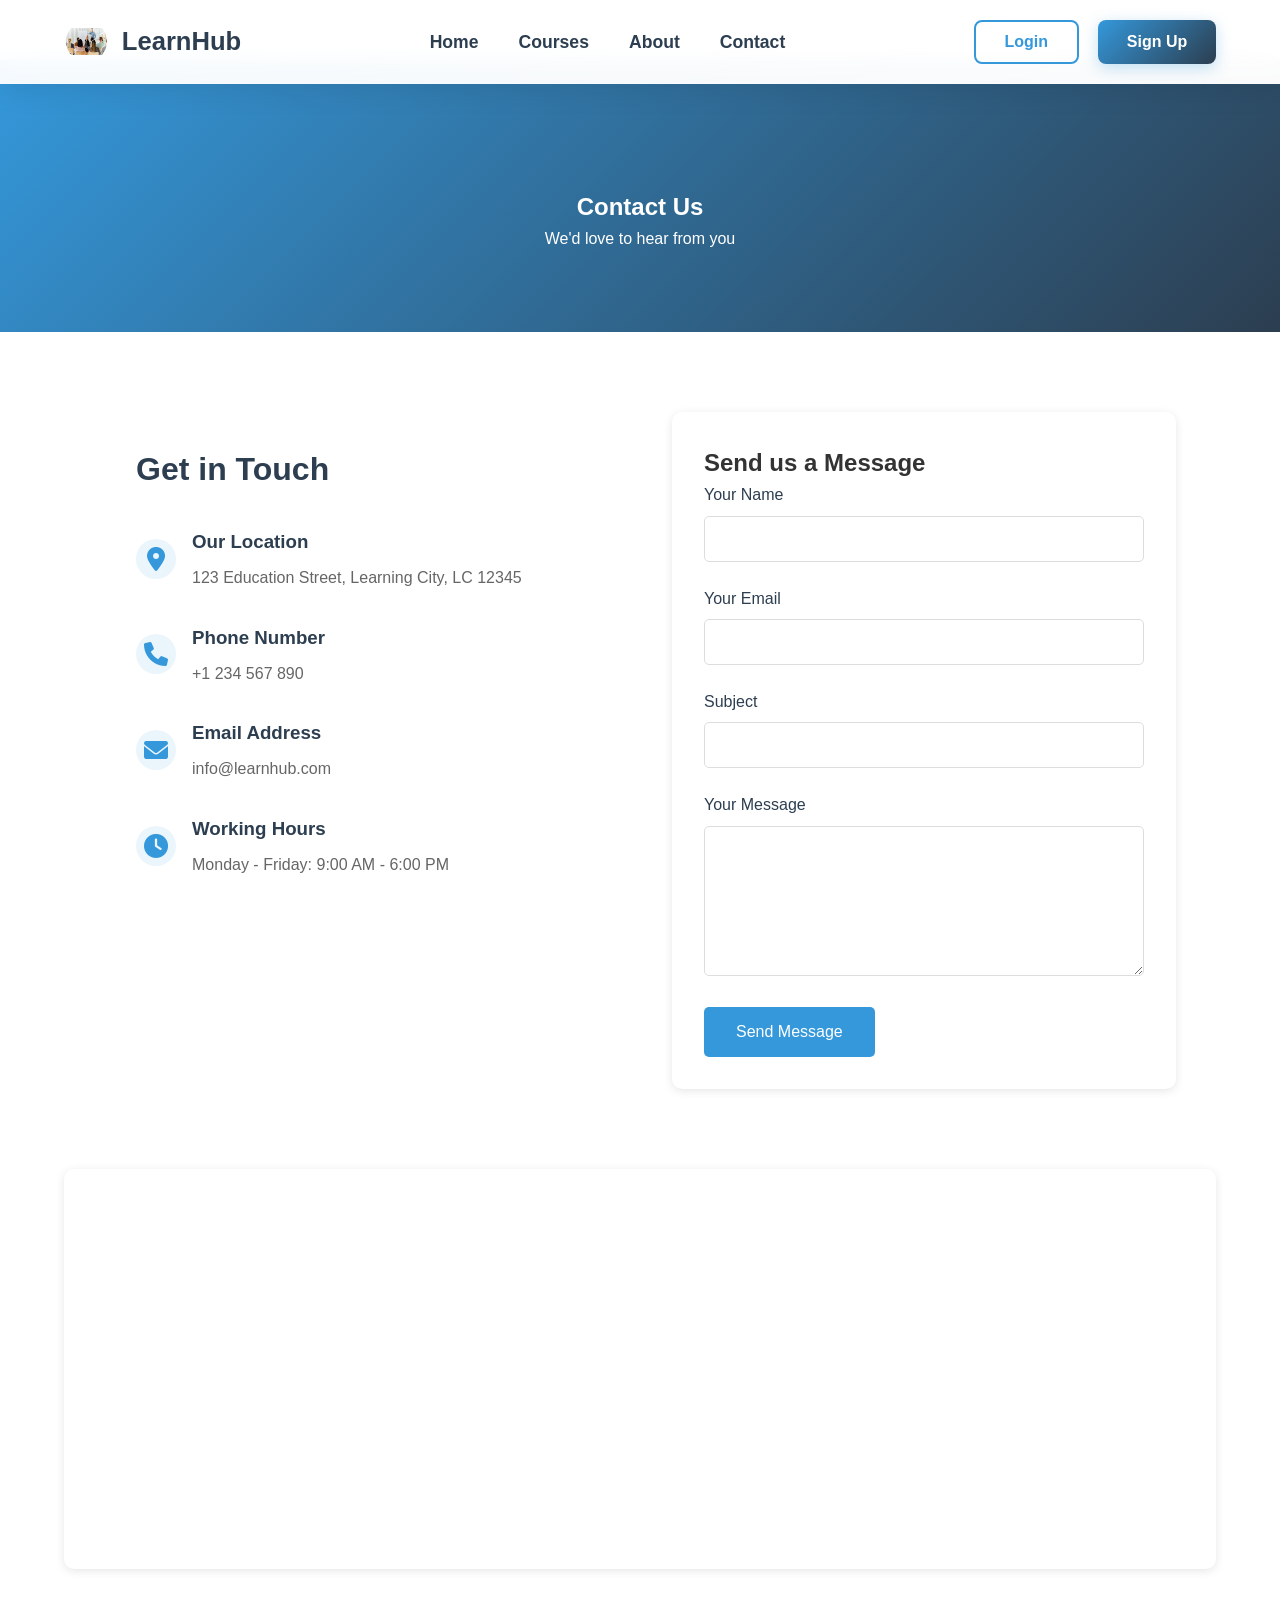
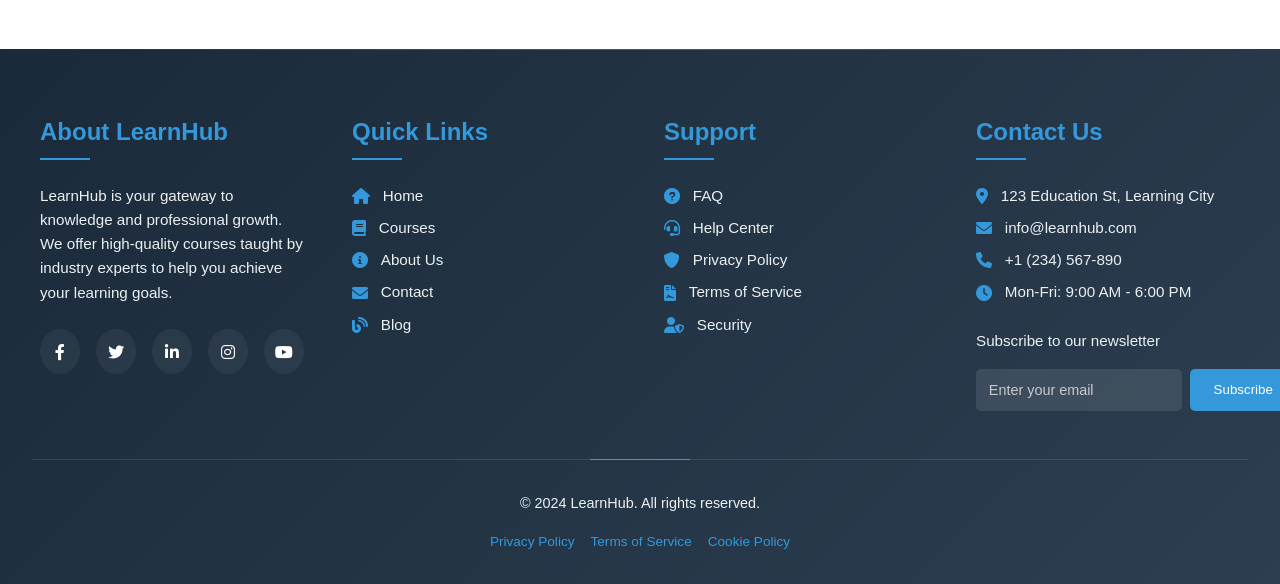
<file: contact.html>
<!DOCTYPE html>
<html lang="en">
<head>
    <meta charset="UTF-8">
    <meta name="viewport" content="width=device-width, initial-scale=1.0">
    <title>Contact Us - LearnHub</title>
    <link rel="stylesheet" href="styles.css">
    <link rel="stylesheet" href="https://cdnjs.cloudflare.com/ajax/libs/font-awesome/6.0.0/css/all.min.css">
    <style>
        .contact-header {
            background: linear-gradient(135deg, #3498db, #2c3e50);
            color: white;
            padding: 8rem 5% 5rem;
            text-align: center;
            margin-top: 60px;
        }

        .contact-content {
            max-width: 1200px;
            margin: 0 auto;
            padding: 5rem 5%;
            display: grid;
            grid-template-columns: 1fr 1fr;
            gap: 4rem;
        }

        .contact-info {
            padding: 2rem;
        }

        .contact-info h2 {
            color: #2c3e50;
            margin-bottom: 2rem;
            font-size: 2rem;
        }

        .info-item {
            display: flex;
            align-items: center;
            margin-bottom: 2rem;
        }

        .info-item i {
            font-size: 1.5rem;
            color: #3498db;
            margin-right: 1rem;
            width: 40px;
            height: 40px;
            background-color: rgba(52, 152, 219, 0.1);
            border-radius: 50%;
            display: flex;
            align-items: center;
            justify-content: center;
        }

        .info-text h3 {
            color: #2c3e50;
            margin-bottom: 0.5rem;
        }

        .info-text p {
            color: #666;
        }

        .contact-form {
            background-color: white;
            padding: 2rem;
            border-radius: 10px;
            box-shadow: 0 2px 10px rgba(0,0,0,0.1);
        }

        .form-group {
            margin-bottom: 1.5rem;
        }

        .form-group label {
            display: block;
            margin-bottom: 0.5rem;
            color: #2c3e50;
            font-weight: 500;
        }

        .form-group input,
        .form-group textarea {
            width: 100%;
            padding: 0.8rem;
            border: 1px solid #ddd;
            border-radius: 5px;
            font-size: 1rem;
            transition: border-color 0.3s;
        }

        .form-group input:focus,
        .form-group textarea:focus {
            outline: none;
            border-color: #3498db;
        }

        .form-group textarea {
            height: 150px;
            resize: vertical;
        }

        .submit-btn {
            background-color: #3498db;
            color: white;
            padding: 1rem 2rem;
            border: none;
            border-radius: 5px;
            cursor: pointer;
            font-size: 1rem;
            font-weight: 500;
            transition: all 0.3s;
        }

        .submit-btn:hover {
            background-color: #2980b9;
            transform: translateY(-2px);
        }

        .map-section {
            padding: 0 5% 5rem;
        }

        .map-container {
            max-width: 1200px;
            margin: 0 auto;
            height: 400px;
            border-radius: 10px;
            overflow: hidden;
            box-shadow: 0 2px 10px rgba(0,0,0,0.1);
        }

        .map-container iframe {
            width: 100%;
            height: 100%;
            border: none;
        }

        @media (max-width: 768px) {
            .contact-content {
                grid-template-columns: 1fr;
            }
        }

        /* Enhanced Footer Styles */
        .footer {
            background: linear-gradient(135deg, #1a2a3a 0%, #2c3e50 100%);
            color: white;
            padding: 4rem 2rem 2rem;
            margin-top: auto;
            position: relative;
            overflow: hidden;
        }

        .footer::before {
            content: '';
            position: absolute;
            top: 0;
            left: 0;
            right: 0;
            height: 1px;
            background: linear-gradient(90deg, transparent, rgba(52, 152, 219, 0.5), transparent);
        }

        .footer-content {
            max-width: 1200px;
            margin: 0 auto;
            display: grid;
            grid-template-columns: repeat(auto-fit, minmax(250px, 1fr));
            gap: 3rem;
            position: relative;
            z-index: 1;
        }

        .footer-section {
            position: relative;
        }

        .footer-section h3 {
            font-size: 1.5rem;
            margin-bottom: 1.5rem;
            position: relative;
            padding-bottom: 0.5rem;
            color: #3498db;
        }

        .footer-section h3::after {
            content: '';
            position: absolute;
            left: 0;
            bottom: 0;
            width: 50px;
            height: 2px;
            background: #3498db;
            transition: width 0.3s ease;
        }

        .footer-section:hover h3::after {
            width: 100px;
        }

        .footer-section p {
            color: #ecf0f1;
            line-height: 1.6;
            margin-bottom: 1.5rem;
            font-size: 0.95rem;
        }

        .footer-links {
            list-style: none;
            padding: 0;
        }

        .footer-links li {
            margin-bottom: 1rem;
            transform: translateX(0);
            transition: transform 0.3s ease;
        }

        .footer-links li:hover {
            transform: translateX(10px);
        }

        .footer-links a {
            color: #ecf0f1;
            text-decoration: none;
            transition: all 0.3s ease;
            display: flex;
            align-items: center;
            gap: 0.8rem;
            font-size: 0.95rem;
        }

        .footer-links a:hover {
            color: #3498db;
        }

        .footer-links i {
            font-size: 1rem;
            color: #3498db;
            transition: transform 0.3s ease;
        }

        .footer-links a:hover i {
            transform: scale(1.2);
        }

        .social-links {
            display: flex;
            gap: 1rem;
            margin-top: 1.5rem;
        }

        .social-links a {
            width: 45px;
            height: 45px;
            background: rgba(255, 255, 255, 0.05);
            border-radius: 50%;
            display: flex;
            align-items: center;
            justify-content: center;
            color: white;
            transition: all 0.3s ease;
            position: relative;
            overflow: hidden;
        }

        .social-links a::before {
            content: '';
            position: absolute;
            top: 0;
            left: 0;
            width: 100%;
            height: 100%;
            background: #3498db;
            transform: scale(0);
            transition: transform 0.3s ease;
            border-radius: 50%;
        }

        .social-links a:hover::before {
            transform: scale(1);
        }

        .social-links a i {
            position: relative;
            z-index: 1;
            transition: transform 0.3s ease;
        }

        .social-links a:hover i {
            transform: scale(1.2);
        }

        .newsletter {
            margin-top: 1.5rem;
        }

        .newsletter p {
            margin-bottom: 1rem;
            color: #ecf0f1;
        }

        .newsletter-form {
            display: flex;
            gap: 0.5rem;
        }

        .newsletter-form input {
            flex: 1;
            padding: 0.8rem;
            border: none;
            border-radius: 5px;
            background: rgba(255, 255, 255, 0.1);
            color: white;
            font-size: 0.9rem;
        }

        .newsletter-form input::placeholder {
            color: rgba(255, 255, 255, 0.7);
        }

        .newsletter-form button {
            padding: 0.8rem 1.5rem;
            border: none;
            border-radius: 5px;
            background: #3498db;
            color: white;
            cursor: pointer;
            transition: all 0.3s ease;
        }

        .newsletter-form button:hover {
            background: #2980b9;
            transform: translateY(-2px);
        }

        .footer-bottom {
            text-align: center;
            padding-top: 2rem;
            margin-top: 3rem;
            border-top: 1px solid rgba(255, 255, 255, 0.1);
            position: relative;
        }

        .footer-bottom::before {
            content: '';
            position: absolute;
            top: -1px;
            left: 50%;
            transform: translateX(-50%);
            width: 100px;
            height: 1px;
            background: #3498db;
        }

        .footer-bottom p {
            color: #ecf0f1;
            font-size: 0.9rem;
            margin-bottom: 0.5rem;
        }

        .footer-bottom .copyright {
            display: flex;
            justify-content: center;
            gap: 1rem;
            margin-top: 1rem;
        }

        .footer-bottom .copyright a {
            color: #3498db;
            text-decoration: none;
            font-size: 0.85rem;
            transition: color 0.3s ease;
        }

        .footer-bottom .copyright a:hover {
            color: #2980b9;
        }

        @media (max-width: 768px) {
            .footer {
                padding: 3rem 1.5rem 1.5rem;
            }

            .footer-content {
                grid-template-columns: 1fr;
                gap: 2rem;
            }

            .footer-section h3 {
                font-size: 1.3rem;
            }

            .newsletter-form {
                flex-direction: column;
            }

            .newsletter-form button {
                width: 100%;
            }
        }
    </style>
</head>
<body>
    <nav class="navbar">
        <div class="logo">
            <img src="images/istockphoto-2198836359-612x612.webp" alt="LearnHub Logo" class="logo-img">
            LearnHub
        </div>
        <button class="menu-btn">
            <i class="fas fa-bars"></i>
        </button>
        <ul class="nav-links">
            <li><a href="index.html">Home</a></li>
            <li><a href="courses.html">Courses</a></li>
            <li><a href="about.html">About</a></li>
            <li><a href="contact.html">Contact</a></li>
        </ul>
        <div class="auth-buttons">
            <button class="login-btn">Login</button>
            <button class="signup-btn">Sign Up</button>
        </div>
    </nav>

    <section class="contact-header">
        <h1>Contact Us</h1>
        <p>We'd love to hear from you</p>
    </section>

    <div class="contact-content">
        <div class="contact-info">
            <h2>Get in Touch</h2>
            <div class="info-item">
                <i class="fas fa-map-marker-alt"></i>
                <div class="info-text">
                    <h3>Our Location</h3>
                    <p>123 Education Street, Learning City, LC 12345</p>
                </div>
            </div>
            <div class="info-item">
                <i class="fas fa-phone"></i>
                <div class="info-text">
                    <h3>Phone Number</h3>
                    <p>+1 234 567 890</p>
                </div>
            </div>
            <div class="info-item">
                <i class="fas fa-envelope"></i>
                <div class="info-text">
                    <h3>Email Address</h3>
                    <p>info@learnhub.com</p>
                </div>
            </div>
            <div class="info-item">
                <i class="fas fa-clock"></i>
                <div class="info-text">
                    <h3>Working Hours</h3>
                    <p>Monday - Friday: 9:00 AM - 6:00 PM</p>
                </div>
            </div>
        </div>

        <div class="contact-form">
            <h2>Send us a Message</h2>
            <form>
                <div class="form-group">
                    <label for="name">Your Name</label>
                    <input type="text" id="name" name="name" required>
                </div>
                <div class="form-group">
                    <label for="email">Your Email</label>
                    <input type="email" id="email" name="email" required>
                </div>
                <div class="form-group">
                    <label for="subject">Subject</label>
                    <input type="text" id="subject" name="subject" required>
                </div>
                <div class="form-group">
                    <label for="message">Your Message</label>
                    <textarea id="message" name="message" required></textarea>
                </div>
                <button type="submit" class="submit-btn">Send Message</button>
            </form>
        </div>
    </div>

    <section class="map-section">
        <div class="map-container">
            <iframe src="https://www.google.com/maps/embed?pb=!1m18!1m12!1m3!1d3022.215682579824!2d-73.987844924164!3d40.757978971389!2m3!1f0!2f0!3f0!3m2!1i1024!2i768!4f13.1!3m3!1m2!1s0x89c25855c6480299%3A0x55194ec5a1ae072e!2sTimes%20Square!5e0!3m2!1sen!2sus!4v1714567890123!5m2!1sen!2sus" allowfullscreen="" loading="lazy"></iframe>
        </div>
    </section>

    <footer class="footer">
        <div class="footer-content">
            <div class="footer-section">
                <h3>About LearnHub</h3>
                <p>LearnHub is your gateway to knowledge and professional growth. We offer high-quality courses taught by industry experts to help you achieve your learning goals.</p>
                <div class="social-links">
                    <a href="https://facebook.com/learnhub" target="_blank"><i class="fab fa-facebook-f"></i></a>
                    <a href="https://twitter.com/learnhub" target="_blank"><i class="fab fa-twitter"></i></a>
                    <a href="https://linkedin.com/company/learnhub" target="_blank"><i class="fab fa-linkedin-in"></i></a>
                    <a href="https://instagram.com/learnhub" target="_blank"><i class="fab fa-instagram"></i></a>
                    <a href="https://youtube.com/learnhub" target="_blank"><i class="fab fa-youtube"></i></a>
                </div>
            </div>
            <div class="footer-section">
                <h3>Quick Links</h3>
                <ul class="footer-links">
                    <li><a href="index.html"><i class="fas fa-home"></i> Home</a></li>
                    <li><a href="courses.html"><i class="fas fa-book"></i> Courses</a></li>
                    <li><a href="about.html"><i class="fas fa-info-circle"></i> About Us</a></li>
                    <li><a href="contact.html"><i class="fas fa-envelope"></i> Contact</a></li>
                    <li><a href="blog.html"><i class="fas fa-blog"></i> Blog</a></li>
                </ul>
            </div>
            <div class="footer-section">
                <h3>Support</h3>
                <ul class="footer-links">
                    <li><a href="faq.html"><i class="fas fa-question-circle"></i> FAQ</a></li>
                    <li><a href="help.html"><i class="fas fa-headset"></i> Help Center</a></li>
                    <li><a href="privacy.html"><i class="fas fa-shield-alt"></i> Privacy Policy</a></li>
                    <li><a href="terms.html"><i class="fas fa-file-contract"></i> Terms of Service</a></li>
                    <li><a href="security.html"><i class="fas fa-user-shield"></i> Security</a></li>
                </ul>
            </div>
            <div class="footer-section">
                <h3>Contact Us</h3>
                <ul class="footer-links">
                    <li><a href="https://maps.google.com/?q=123+Education+St,+Learning+City" target="_blank"><i class="fas fa-map-marker-alt"></i> 123 Education St, Learning City</a></li>
                    <li><a href="mailto:info@learnhub.com"><i class="fas fa-envelope"></i> info@learnhub.com</a></li>
                    <li><a href="tel:+1234567890"><i class="fas fa-phone"></i> +1 (234) 567-890</a></li>
                    <li><a href="contact.html#hours"><i class="fas fa-clock"></i> Mon-Fri: 9:00 AM - 6:00 PM</a></li>
                </ul>
                <div class="newsletter">
                    <p>Subscribe to our newsletter</p>
                    <form class="newsletter-form" action="subscribe.php" method="POST">
                        <input type="email" name="email" placeholder="Enter your email" required>
                        <button type="submit">Subscribe</button>
                    </form>
                </div>
            </div>
        </div>
        <div class="footer-bottom">
            <p>&copy; 2024 LearnHub. All rights reserved.</p>
            <div class="copyright">
                <a href="privacy.html">Privacy Policy</a>
                <a href="terms.html">Terms of Service</a>
                <a href="cookies.html">Cookie Policy</a>
            </div>
        </div>
    </footer>

    <script>
        // Navbar scroll effect
        window.addEventListener('scroll', function() {
            const navbar = document.querySelector('.navbar');
            if (window.scrollY > 50) {
                navbar.classList.add('scrolled');
            } else {
                navbar.classList.remove('scrolled');
            }
        });

        // Mobile menu toggle
        const menuBtn = document.querySelector('.menu-btn');
        const navLinks = document.querySelector('.nav-links');

        menuBtn.addEventListener('click', function() {
            navLinks.classList.toggle('active');
            menuBtn.innerHTML = navLinks.classList.contains('active') ? 
                '<i class="fas fa-times"></i>' : 
                '<i class="fas fa-bars"></i>';
        });

        // Close mobile menu when clicking outside
        document.addEventListener('click', function(event) {
            if (!navLinks.contains(event.target) && !menuBtn.contains(event.target)) {
                navLinks.classList.remove('active');
                menuBtn.innerHTML = '<i class="fas fa-bars"></i>';
            }
        });

        // Form submission
        const form = document.querySelector('form');
        form.addEventListener('submit', function(e) {
            e.preventDefault();
            // Add form submission logic here
            alert('Thank you for your message! We will get back to you soon.');
            form.reset();
        });
    </script>
</body>
</html>
</file>
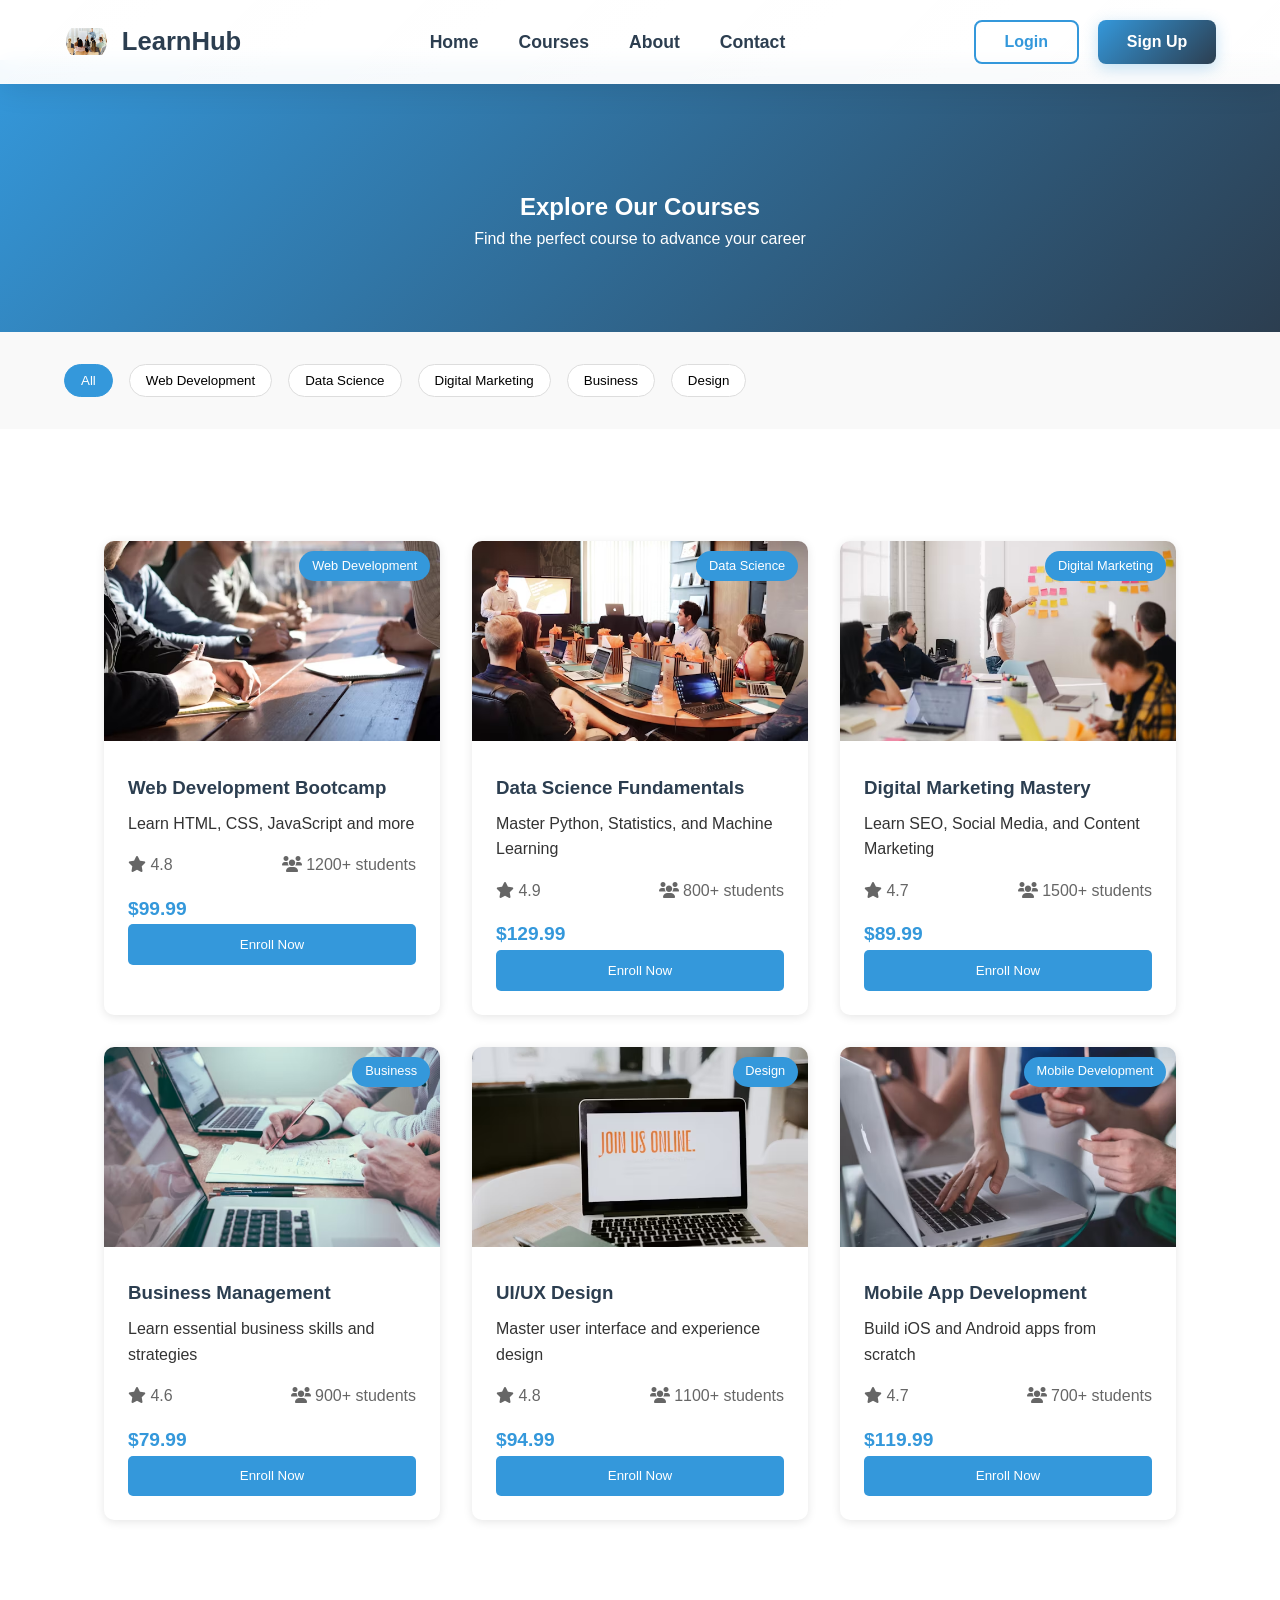
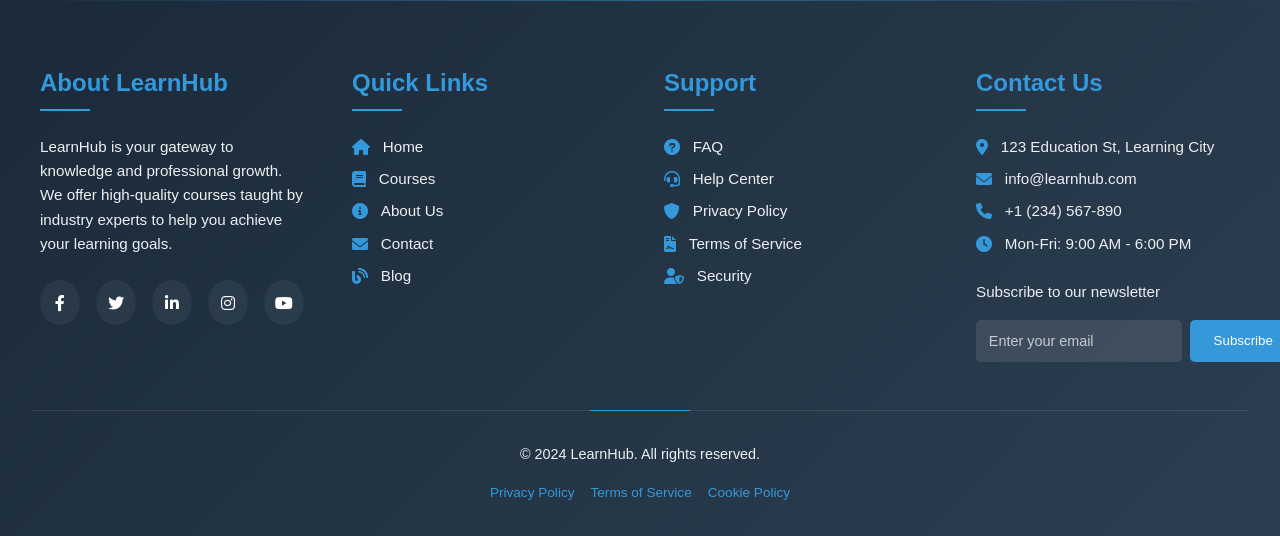
<file: courses.html>
<!DOCTYPE html>
<html lang="en">
<head>
    <meta charset="UTF-8">
    <meta name="viewport" content="width=device-width, initial-scale=1.0">
    <title>Courses - LearnHub</title>
    <link rel="stylesheet" href="styles.css">
    <link rel="stylesheet" href="https://cdnjs.cloudflare.com/ajax/libs/font-awesome/6.0.0/css/all.min.css">
    <style>
        .courses-header {
            background: linear-gradient(135deg, #3498db, #2c3e50);
            color: white;
            padding: 8rem 5% 5rem;
            text-align: center;
            margin-top: 60px;
        }

        .courses-grid {
            display: grid;
            grid-template-columns: repeat(auto-fill, minmax(300px, 1fr));
            gap: 2rem;
            padding: 5rem 5%;
            max-width: 1200px;
            margin: 0 auto;
        }

        .course-card {
            background-color: white;
            border-radius: 10px;
            overflow: hidden;
            box-shadow: 0 2px 10px rgba(0,0,0,0.1);
            transition: transform 0.3s;
        }

        .course-card:hover {
            transform: translateY(-5px);
        }

        .course-image {
            position: relative;
        }

        .course-image img {
            width: 100%;
            height: 200px;
            object-fit: cover;
        }

        .course-category {
            position: absolute;
            top: 10px;
            right: 10px;
            background-color: #3498db;
            color: white;
            padding: 0.3rem 0.8rem;
            border-radius: 20px;
            font-size: 0.8rem;
        }

        .course-info {
            padding: 1.5rem;
        }

        .course-info h3 {
            margin-bottom: 0.5rem;
            color: #2c3e50;
        }

        .course-meta {
            display: flex;
            justify-content: space-between;
            margin: 1rem 0;
            color: #666;
        }

        .course-price {
            font-size: 1.2rem;
            font-weight: bold;
            color: #3498db;
        }

        .filter-section {
            background-color: #f9f9f9;
            padding: 2rem 5%;
            margin-bottom: 2rem;
        }

        .filter-container {
            max-width: 1200px;
            margin: 0 auto;
            display: flex;
            gap: 1rem;
            flex-wrap: wrap;
        }

        .filter-btn {
            padding: 0.5rem 1rem;
            border: 1px solid #ddd;
            background-color: white;
            border-radius: 20px;
            cursor: pointer;
            transition: all 0.3s ease;
        }

        .filter-btn:hover, .filter-btn.active {
            background-color: #3498db;
            color: white;
            border-color: #3498db;
        }

        /* Enhanced Footer Styles */
        .footer {
            background: linear-gradient(135deg, #1a2a3a 0%, #2c3e50 100%);
            color: white;
            padding: 4rem 2rem 2rem;
            margin-top: auto;
            position: relative;
            overflow: hidden;
        }

        .footer::before {
            content: '';
            position: absolute;
            top: 0;
            left: 0;
            right: 0;
            height: 1px;
            background: linear-gradient(90deg, transparent, rgba(52, 152, 219, 0.5), transparent);
        }

        .footer-content {
            max-width: 1200px;
            margin: 0 auto;
            display: grid;
            grid-template-columns: repeat(auto-fit, minmax(250px, 1fr));
            gap: 3rem;
            position: relative;
            z-index: 1;
        }

        .footer-section {
            position: relative;
        }

        .footer-section h3 {
            font-size: 1.5rem;
            margin-bottom: 1.5rem;
            position: relative;
            padding-bottom: 0.5rem;
            color: #3498db;
        }

        .footer-section h3::after {
            content: '';
            position: absolute;
            left: 0;
            bottom: 0;
            width: 50px;
            height: 2px;
            background: #3498db;
            transition: width 0.3s ease;
        }

        .footer-section:hover h3::after {
            width: 100px;
        }

        .footer-section p {
            color: #ecf0f1;
            line-height: 1.6;
            margin-bottom: 1.5rem;
            font-size: 0.95rem;
        }

        .footer-links {
            list-style: none;
            padding: 0;
        }

        .footer-links li {
            margin-bottom: 1rem;
            transform: translateX(0);
            transition: transform 0.3s ease;
        }

        .footer-links li:hover {
            transform: translateX(10px);
        }

        .footer-links a {
            color: #ecf0f1;
            text-decoration: none;
            transition: all 0.3s ease;
            display: flex;
            align-items: center;
            gap: 0.8rem;
            font-size: 0.95rem;
        }

        .footer-links a:hover {
            color: #3498db;
        }

        .footer-links i {
            font-size: 1rem;
            color: #3498db;
            transition: transform 0.3s ease;
        }

        .footer-links a:hover i {
            transform: scale(1.2);
        }

        .social-links {
            display: flex;
            gap: 1rem;
            margin-top: 1.5rem;
        }

        .social-links a {
            width: 45px;
            height: 45px;
            background: rgba(255, 255, 255, 0.05);
            border-radius: 50%;
            display: flex;
            align-items: center;
            justify-content: center;
            color: white;
            transition: all 0.3s ease;
            position: relative;
            overflow: hidden;
        }

        .social-links a::before {
            content: '';
            position: absolute;
            top: 0;
            left: 0;
            width: 100%;
            height: 100%;
            background: #3498db;
            transform: scale(0);
            transition: transform 0.3s ease;
            border-radius: 50%;
        }

        .social-links a:hover::before {
            transform: scale(1);
        }

        .social-links a i {
            position: relative;
            z-index: 1;
            transition: transform 0.3s ease;
        }

        .social-links a:hover i {
            transform: scale(1.2);
        }

        .newsletter {
            margin-top: 1.5rem;
        }

        .newsletter p {
            margin-bottom: 1rem;
            color: #ecf0f1;
        }

        .newsletter-form {
            display: flex;
            gap: 0.5rem;
        }

        .newsletter-form input {
            flex: 1;
            padding: 0.8rem;
            border: none;
            border-radius: 5px;
            background: rgba(255, 255, 255, 0.1);
            color: white;
            font-size: 0.9rem;
        }

        .newsletter-form input::placeholder {
            color: rgba(255, 255, 255, 0.7);
        }

        .newsletter-form button {
            padding: 0.8rem 1.5rem;
            border: none;
            border-radius: 5px;
            background: #3498db;
            color: white;
            cursor: pointer;
            transition: all 0.3s ease;
        }

        .newsletter-form button:hover {
            background: #2980b9;
            transform: translateY(-2px);
        }

        .footer-bottom {
            text-align: center;
            padding-top: 2rem;
            margin-top: 3rem;
            border-top: 1px solid rgba(255, 255, 255, 0.1);
            position: relative;
        }

        .footer-bottom::before {
            content: '';
            position: absolute;
            top: -1px;
            left: 50%;
            transform: translateX(-50%);
            width: 100px;
            height: 1px;
            background: #3498db;
        }

        .footer-bottom p {
            color: #ecf0f1;
            font-size: 0.9rem;
            margin-bottom: 0.5rem;
        }

        .footer-bottom .copyright {
            display: flex;
            justify-content: center;
            gap: 1rem;
            margin-top: 1rem;
        }

        .footer-bottom .copyright a {
            color: #3498db;
            text-decoration: none;
            font-size: 0.85rem;
            transition: color 0.3s ease;
        }

        .footer-bottom .copyright a:hover {
            color: #2980b9;
        }

        @media (max-width: 768px) {
            .footer {
                padding: 3rem 1.5rem 1.5rem;
            }

            .footer-content {
                grid-template-columns: 1fr;
                gap: 2rem;
            }

            .footer-section h3 {
                font-size: 1.3rem;
            }

            .newsletter-form {
                flex-direction: column;
            }

            .newsletter-form button {
                width: 100%;
            }
        }
    </style>
</head>
<body>
    <nav class="navbar">
        <div class="logo">
            <img src="images/istockphoto-2198836359-612x612.webp" alt="LearnHub Logo" class="logo-img">
            LearnHub
        </div>
        <button class="menu-btn">
            <i class="fas fa-bars"></i>
        </button>
        <ul class="nav-links">
            <li><a href="index.html">Home</a></li>
            <li><a href="courses.html">Courses</a></li>
            <li><a href="about.html">About</a></li>
            <li><a href="contact.html">Contact</a></li>
        </ul>
        <div class="auth-buttons">
            <button class="login-btn">Login</button>
            <button class="signup-btn">Sign Up</button>
        </div>
    </nav>

    <section class="courses-header">
        <h1>Explore Our Courses</h1>
        <p>Find the perfect course to advance your career</p>
    </section>

    <section class="filter-section">
        <div class="filter-container">
            <button class="filter-btn active">All</button>
            <button class="filter-btn">Web Development</button>
            <button class="filter-btn">Data Science</button>
            <button class="filter-btn">Digital Marketing</button>
            <button class="filter-btn">Business</button>
            <button class="filter-btn">Design</button>
        </div>
    </section>

    <div class="courses-grid">
        <div class="course-card">
            <div class="course-image">
                <img src="images/photo-1517048676732-d65bc937f952.avif" alt="Web Development">
                <span class="course-category">Web Development</span>
            </div>
            <div class="course-info">
                <h3>Web Development Bootcamp</h3>
                <p>Learn HTML, CSS, JavaScript and more</p>
                <div class="course-meta">
                    <span><i class="fas fa-star"></i> 4.8</span>
                    <span><i class="fas fa-users"></i> 1200+ students</span>
                </div>
                <div class="course-price">$99.99</div>
                <button class="enroll-btn">Enroll Now</button>
            </div>
        </div>

        <div class="course-card">
            <div class="course-image">
                <img src="images/photo-1542744173-8e7e53415bb0.avif" alt="Data Science">
                <span class="course-category">Data Science</span>
            </div>
            <div class="course-info">
                <h3>Data Science Fundamentals</h3>
                <p>Master Python, Statistics, and Machine Learning</p>
                <div class="course-meta">
                    <span><i class="fas fa-star"></i> 4.9</span>
                    <span><i class="fas fa-users"></i> 800+ students</span>
                </div>
                <div class="course-price">$129.99</div>
                <button class="enroll-btn">Enroll Now</button>
            </div>
        </div>

        <div class="course-card">
            <div class="course-image">
                <img src="images/photo-1552664730-d307ca884978.avif" alt="Digital Marketing">
                <span class="course-category">Digital Marketing</span>
            </div>
            <div class="course-info">
                <h3>Digital Marketing Mastery</h3>
                <p>Learn SEO, Social Media, and Content Marketing</p>
                <div class="course-meta">
                    <span><i class="fas fa-star"></i> 4.7</span>
                    <span><i class="fas fa-users"></i> 1500+ students</span>
                </div>
                <div class="course-price">$89.99</div>
                <button class="enroll-btn">Enroll Now</button>
            </div>
        </div>

        <div class="course-card">
            <div class="course-image">
                <img src="images/photo-1454165804606-c3d57bc86b40.avif" alt="Business">
                <span class="course-category">Business</span>
            </div>
            <div class="course-info">
                <h3>Business Management</h3>
                <p>Learn essential business skills and strategies</p>
                <div class="course-meta">
                    <span><i class="fas fa-star"></i> 4.6</span>
                    <span><i class="fas fa-users"></i> 900+ students</span>
                </div>
                <div class="course-price">$79.99</div>
                <button class="enroll-btn">Enroll Now</button>
            </div>
        </div>

        <div class="course-card">
            <div class="course-image">
                <img src="images/photo-1588702547919-26089e690ecc.avif" alt="Design">
                <span class="course-category">Design</span>
            </div>
            <div class="course-info">
                <h3>UI/UX Design</h3>
                <p>Master user interface and experience design</p>
                <div class="course-meta">
                    <span><i class="fas fa-star"></i> 4.8</span>
                    <span><i class="fas fa-users"></i> 1100+ students</span>
                </div>
                <div class="course-price">$94.99</div>
                <button class="enroll-btn">Enroll Now</button>
            </div>
        </div>

        <div class="course-card">
            <div class="course-image">
                <img src="images/photo-1531538606174-0f90ff5dce83.avif" alt="Mobile Development">
                <span class="course-category">Mobile Development</span>
            </div>
            <div class="course-info">
                <h3>Mobile App Development</h3>
                <p>Build iOS and Android apps from scratch</p>
                <div class="course-meta">
                    <span><i class="fas fa-star"></i> 4.7</span>
                    <span><i class="fas fa-users"></i> 700+ students</span>
                </div>
                <div class="course-price">$119.99</div>
                <button class="enroll-btn">Enroll Now</button>
            </div>
        </div>
    </div>

    <footer class="footer">
        <div class="footer-content">
            <div class="footer-section">
                <h3>About LearnHub</h3>
                <p>LearnHub is your gateway to knowledge and professional growth. We offer high-quality courses taught by industry experts to help you achieve your learning goals.</p>
                <div class="social-links">
                    <a href="https://facebook.com/learnhub" target="_blank"><i class="fab fa-facebook-f"></i></a>
                    <a href="https://twitter.com/learnhub" target="_blank"><i class="fab fa-twitter"></i></a>
                    <a href="https://linkedin.com/company/learnhub" target="_blank"><i class="fab fa-linkedin-in"></i></a>
                    <a href="https://instagram.com/learnhub" target="_blank"><i class="fab fa-instagram"></i></a>
                    <a href="https://youtube.com/learnhub" target="_blank"><i class="fab fa-youtube"></i></a>
                </div>
            </div>
            <div class="footer-section">
                <h3>Quick Links</h3>
                <ul class="footer-links">
                    <li><a href="index.html"><i class="fas fa-home"></i> Home</a></li>
                    <li><a href="courses.html"><i class="fas fa-book"></i> Courses</a></li>
                    <li><a href="about.html"><i class="fas fa-info-circle"></i> About Us</a></li>
                    <li><a href="contact.html"><i class="fas fa-envelope"></i> Contact</a></li>
                    <li><a href="blog.html"><i class="fas fa-blog"></i> Blog</a></li>
                </ul>
            </div>
            <div class="footer-section">
                <h3>Support</h3>
                <ul class="footer-links">
                    <li><a href="faq.html"><i class="fas fa-question-circle"></i> FAQ</a></li>
                    <li><a href="help.html"><i class="fas fa-headset"></i> Help Center</a></li>
                    <li><a href="privacy.html"><i class="fas fa-shield-alt"></i> Privacy Policy</a></li>
                    <li><a href="terms.html"><i class="fas fa-file-contract"></i> Terms of Service</a></li>
                    <li><a href="security.html"><i class="fas fa-user-shield"></i> Security</a></li>
                </ul>
            </div>
            <div class="footer-section">
                <h3>Contact Us</h3>
                <ul class="footer-links">
                    <li><a href="https://maps.google.com/?q=123+Education+St,+Learning+City" target="_blank"><i class="fas fa-map-marker-alt"></i> 123 Education St, Learning City</a></li>
                    <li><a href="mailto:info@learnhub.com"><i class="fas fa-envelope"></i> info@learnhub.com</a></li>
                    <li><a href="tel:+1234567890"><i class="fas fa-phone"></i> +1 (234) 567-890</a></li>
                    <li><a href="contact.html#hours"><i class="fas fa-clock"></i> Mon-Fri: 9:00 AM - 6:00 PM</a></li>
                </ul>
                <div class="newsletter">
                    <p>Subscribe to our newsletter</p>
                    <form class="newsletter-form" action="subscribe.php" method="POST">
                        <input type="email" name="email" placeholder="Enter your email" required>
                        <button type="submit">Subscribe</button>
                    </form>
                </div>
            </div>
        </div>
        <div class="footer-bottom">
            <p>&copy; 2024 LearnHub. All rights reserved.</p>
            <div class="copyright">
                <a href="privacy.html">Privacy Policy</a>
                <a href="terms.html">Terms of Service</a>
                <a href="cookies.html">Cookie Policy</a>
            </div>
        </div>
    </footer>

    <script>
        // Navbar scroll effect
        window.addEventListener('scroll', function() {
            const navbar = document.querySelector('.navbar');
            if (window.scrollY > 50) {
                navbar.classList.add('scrolled');
            } else {
                navbar.classList.remove('scrolled');
            }
        });

        // Mobile menu toggle
        const menuBtn = document.querySelector('.menu-btn');
        const navLinks = document.querySelector('.nav-links');

        menuBtn.addEventListener('click', function() {
            navLinks.classList.toggle('active');
            menuBtn.innerHTML = navLinks.classList.contains('active') ? 
                '<i class="fas fa-times"></i>' : 
                '<i class="fas fa-bars"></i>';
        });

        // Close mobile menu when clicking outside
        document.addEventListener('click', function(event) {
            if (!navLinks.contains(event.target) && !menuBtn.contains(event.target)) {
                navLinks.classList.remove('active');
                menuBtn.innerHTML = '<i class="fas fa-bars"></i>';
            }
        });

        // Filter functionality
        const filterBtns = document.querySelectorAll('.filter-btn');
        filterBtns.forEach(btn => {
            btn.addEventListener('click', function() {
                filterBtns.forEach(b => b.classList.remove('active'));
                this.classList.add('active');
                // Add filter logic here
            });
        });
    </script>
</body>
</html>
</file>
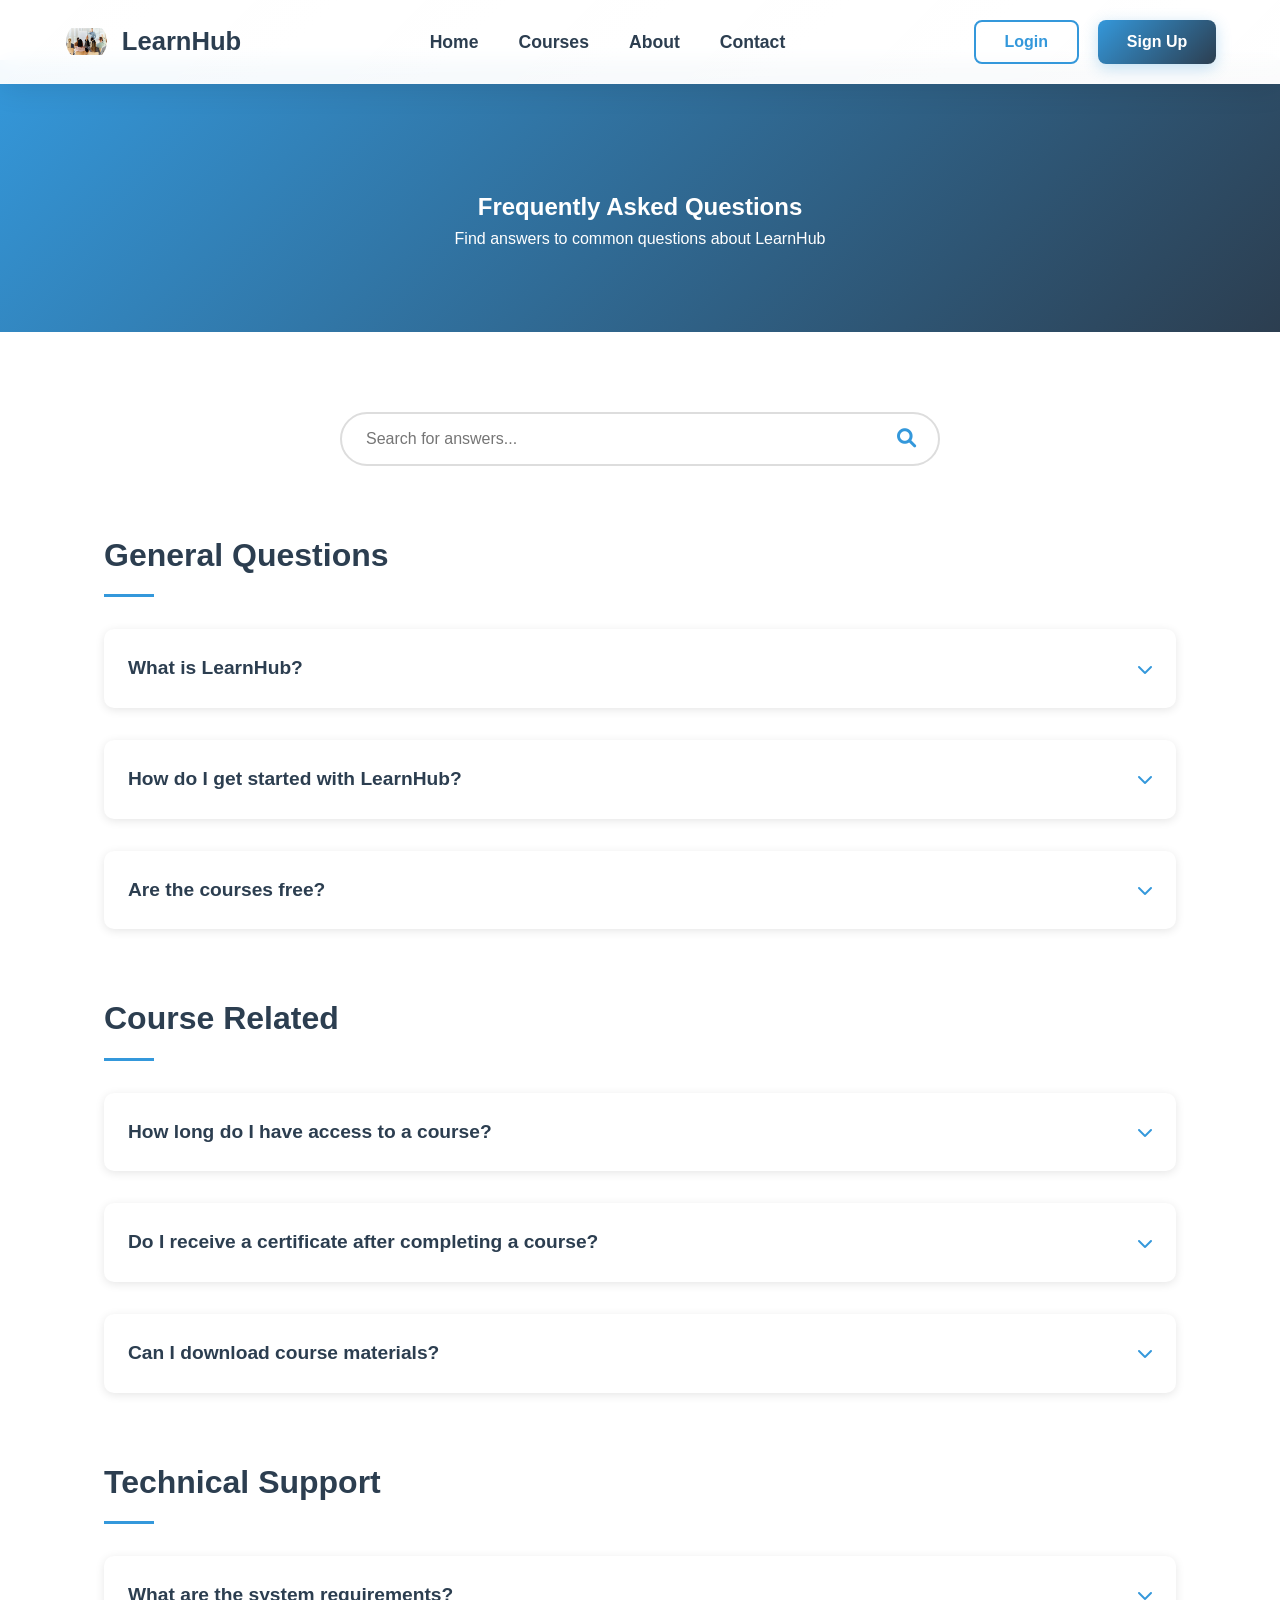
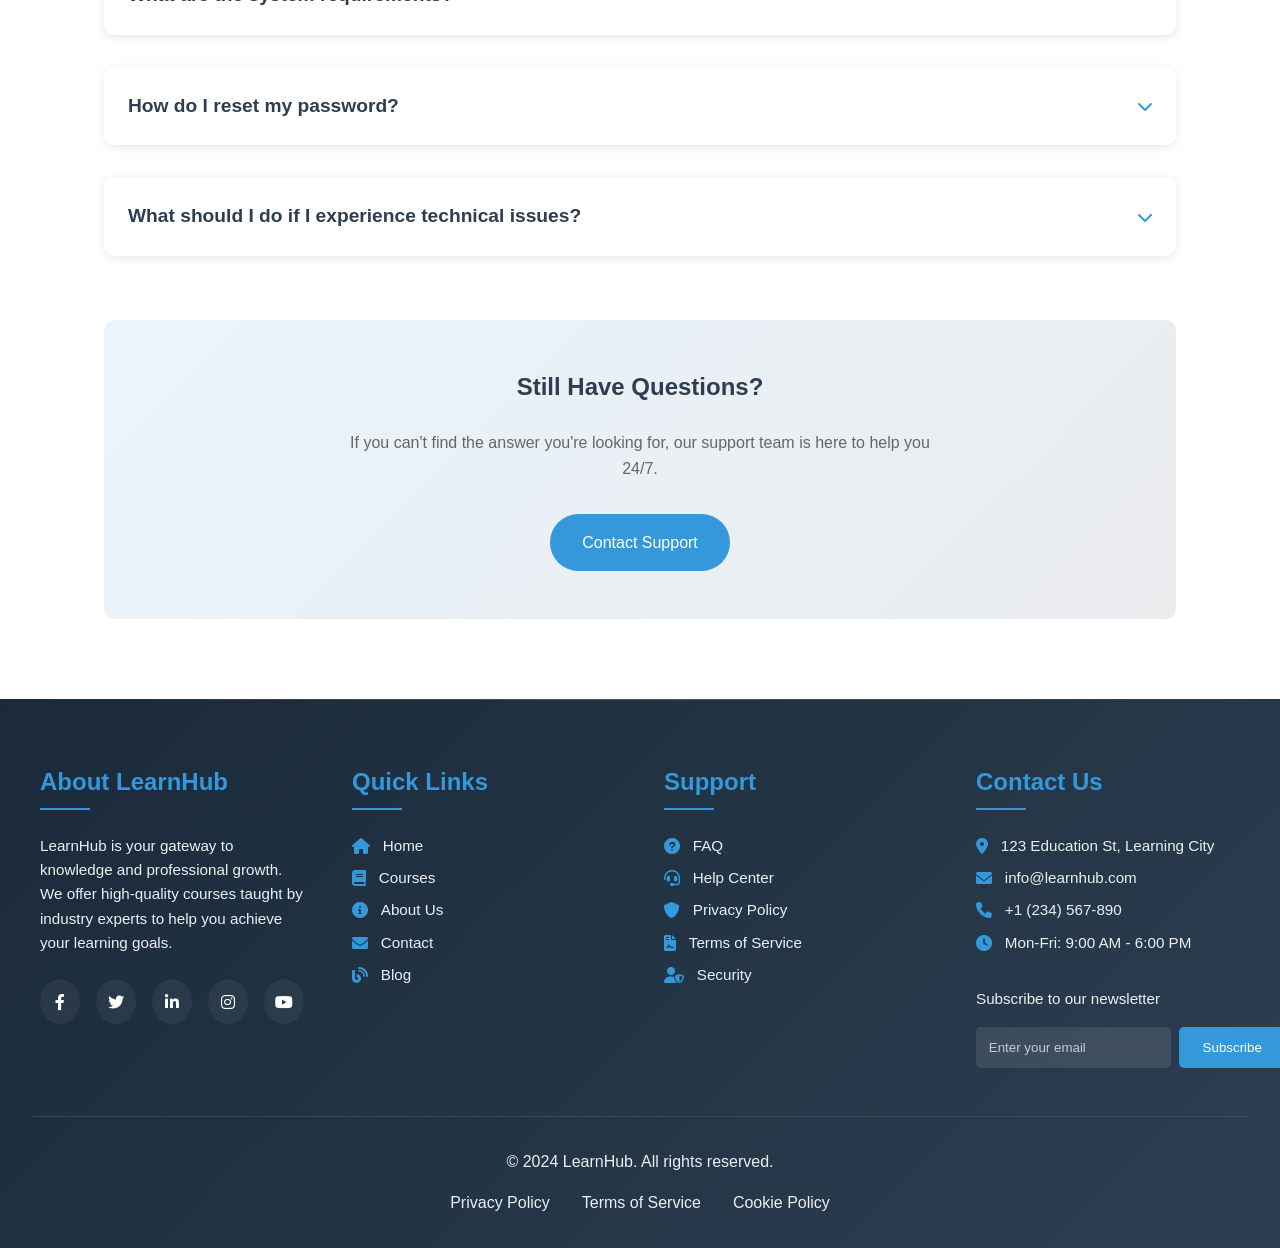
<file: faq.html>
<!DOCTYPE html>
<html lang="en">
<head>
    <meta charset="UTF-8">
    <meta name="viewport" content="width=device-width, initial-scale=1.0">
    <title>FAQ - LearnHub</title>
    <link rel="stylesheet" href="styles.css">
    <link rel="stylesheet" href="https://cdnjs.cloudflare.com/ajax/libs/font-awesome/6.0.0/css/all.min.css">
    <style>
        .faq-header {
            background: linear-gradient(135deg, #3498db, #2c3e50);
            color: white;
            padding: 8rem 5% 5rem;
            text-align: center;
            margin-top: 60px;
        }

        .faq-content {
            max-width: 1200px;
            margin: 0 auto;
            padding: 5rem 5%;
        }

        .faq-section {
            margin-bottom: 4rem;
        }

        .faq-section h2 {
            color: #2c3e50;
            margin-bottom: 2rem;
            font-size: 2rem;
            position: relative;
            padding-bottom: 1rem;
        }

        .faq-section h2::after {
            content: '';
            position: absolute;
            left: 0;
            bottom: 0;
            width: 50px;
            height: 3px;
            background: #3498db;
        }

        .faq-grid {
            display: grid;
            gap: 2rem;
        }

        .faq-item {
            background-color: white;
            border-radius: 10px;
            overflow: hidden;
            box-shadow: 0 2px 10px rgba(0,0,0,0.1);
        }

        .faq-question {
            padding: 1.5rem;
            display: flex;
            justify-content: space-between;
            align-items: center;
            cursor: pointer;
            transition: all 0.3s;
        }

        .faq-question h3 {
            color: #2c3e50;
            font-size: 1.2rem;
            margin: 0;
        }

        .faq-question i {
            color: #3498db;
            transition: transform 0.3s;
        }

        .faq-answer {
            padding: 0 1.5rem;
            max-height: 0;
            overflow: hidden;
            transition: all 0.3s;
        }

        .faq-answer p {
            color: #666;
            line-height: 1.6;
            margin: 0;
            padding-bottom: 1.5rem;
        }

        .faq-item.active .faq-question {
            background-color: rgba(52, 152, 219, 0.1);
        }

        .faq-item.active .faq-question i {
            transform: rotate(180deg);
        }

        .faq-item.active .faq-answer {
            max-height: 500px;
        }

        .search-section {
            margin-bottom: 4rem;
        }

        .search-form {
            max-width: 600px;
            margin: 0 auto;
            position: relative;
        }

        .search-form input {
            width: 100%;
            padding: 1rem 1.5rem;
            border: 2px solid #ddd;
            border-radius: 30px;
            font-size: 1rem;
            transition: all 0.3s;
        }

        .search-form input:focus {
            outline: none;
            border-color: #3498db;
            box-shadow: 0 0 10px rgba(52, 152, 219, 0.2);
        }

        .search-form button {
            position: absolute;
            right: 1.5rem;
            top: 50%;
            transform: translateY(-50%);
            background: none;
            border: none;
            color: #3498db;
            cursor: pointer;
            font-size: 1.2rem;
        }

        .contact-support {
            text-align: center;
            margin-top: 4rem;
            padding: 3rem;
            background: linear-gradient(135deg, rgba(52, 152, 219, 0.1), rgba(44, 62, 80, 0.1));
            border-radius: 10px;
        }

        .contact-support h2 {
            color: #2c3e50;
            margin-bottom: 1.5rem;
        }

        .contact-support p {
            color: #666;
            margin-bottom: 2rem;
            max-width: 600px;
            margin-left: auto;
            margin-right: auto;
        }

        .contact-btn {
            display: inline-block;
            padding: 1rem 2rem;
            background-color: #3498db;
            color: white;
            text-decoration: none;
            border-radius: 30px;
            transition: all 0.3s;
        }

        .contact-btn:hover {
            background-color: #2980b9;
            transform: translateY(-2px);
        }

        @media (max-width: 768px) {
            .faq-content {
                padding: 3rem 5%;
            }

            .faq-section h2 {
                font-size: 1.8rem;
            }

            .faq-question h3 {
                font-size: 1.1rem;
            }
        }

        /* Enhanced Footer Styles */
        .footer {
            background: linear-gradient(135deg, #1a2a3a 0%, #2c3e50 100%);
            color: white;
            padding: 4rem 2rem 2rem;
            margin-top: auto;
            position: relative;
            overflow: hidden;
        }

        .footer::before {
            content: '';
            position: absolute;
            top: 0;
            left: 0;
            right: 0;
            height: 1px;
            background: linear-gradient(90deg, transparent, rgba(52, 152, 219, 0.5), transparent);
        }

        .footer-content {
            max-width: 1200px;
            margin: 0 auto;
            display: grid;
            grid-template-columns: repeat(auto-fit, minmax(250px, 1fr));
            gap: 3rem;
            position: relative;
            z-index: 1;
        }

        .footer-section {
            position: relative;
        }

        .footer-section h3 {
            font-size: 1.5rem;
            margin-bottom: 1.5rem;
            position: relative;
            padding-bottom: 0.5rem;
            color: #3498db;
        }

        .footer-section h3::after {
            content: '';
            position: absolute;
            left: 0;
            bottom: 0;
            width: 50px;
            height: 2px;
            background: #3498db;
            transition: width 0.3s ease;
        }

        .footer-section:hover h3::after {
            width: 100px;
        }

        .footer-section p {
            color: #ecf0f1;
            line-height: 1.6;
            margin-bottom: 1.5rem;
            font-size: 0.95rem;
        }

        .footer-links {
            list-style: none;
            padding: 0;
        }

        .footer-links li {
            margin-bottom: 1rem;
            transform: translateX(0);
            transition: transform 0.3s ease;
        }

        .footer-links li:hover {
            transform: translateX(10px);
        }

        .footer-links a {
            color: #ecf0f1;
            text-decoration: none;
            transition: all 0.3s ease;
            display: flex;
            align-items: center;
            gap: 0.8rem;
            font-size: 0.95rem;
        }

        .footer-links a:hover {
            color: #3498db;
        }

        .footer-links i {
            font-size: 1rem;
            color: #3498db;
            transition: transform 0.3s ease;
        }

        .footer-links a:hover i {
            transform: scale(1.2);
        }

        .social-links {
            display: flex;
            gap: 1rem;
            margin-top: 1.5rem;
        }

        .social-links a {
            width: 45px;
            height: 45px;
            background: rgba(255, 255, 255, 0.05);
            border-radius: 50%;
            display: flex;
            align-items: center;
            justify-content: center;
            color: white;
            transition: all 0.3s ease;
            position: relative;
            overflow: hidden;
        }

        .social-links a::before {
            content: '';
            position: absolute;
            top: 0;
            left: 0;
            width: 100%;
            height: 100%;
            background: #3498db;
            transform: scale(0);
            transition: transform 0.3s ease;
            border-radius: 50%;
        }

        .social-links a:hover::before {
            transform: scale(1);
        }

        .social-links a:hover i {
            color: white;
            z-index: 1;
        }

        .newsletter {
            margin-top: 2rem;
        }

        .newsletter p {
            margin-bottom: 1rem;
        }

        .newsletter-form {
            display: flex;
            gap: 0.5rem;
        }

        .newsletter-form input {
            flex: 1;
            padding: 0.8rem;
            border: none;
            border-radius: 5px;
            background: rgba(255, 255, 255, 0.1);
            color: white;
        }

        .newsletter-form input::placeholder {
            color: rgba(255, 255, 255, 0.7);
        }

        .newsletter-form button {
            padding: 0.8rem 1.5rem;
            background: #3498db;
            color: white;
            border: none;
            border-radius: 5px;
            cursor: pointer;
            transition: all 0.3s ease;
        }

        .newsletter-form button:hover {
            background: #2980b9;
            transform: translateY(-2px);
        }

        .footer-bottom {
            text-align: center;
            margin-top: 3rem;
            padding-top: 2rem;
            border-top: 1px solid rgba(255, 255, 255, 0.1);
        }

        .footer-bottom p {
            color: #ecf0f1;
            margin-bottom: 1rem;
        }

        .copyright {
            display: flex;
            justify-content: center;
            gap: 2rem;
        }

        .copyright a {
            color: #ecf0f1;
            text-decoration: none;
            transition: color 0.3s ease;
        }

        .copyright a:hover {
            color: #3498db;
        }

        @media (max-width: 768px) {
            .footer-content {
                grid-template-columns: 1fr;
                gap: 2rem;
            }

            .newsletter-form {
                flex-direction: column;
            }

            .copyright {
                flex-direction: column;
                gap: 1rem;
            }
        }
    </style>
</head>
<body>
    <nav class="navbar">
        <div class="logo">
            <img src="images/istockphoto-2198836359-612x612.webp" alt="LearnHub Logo" class="logo-img">
            LearnHub
        </div>
        <button class="menu-btn">
            <i class="fas fa-bars"></i>
        </button>
        <ul class="nav-links">
            <li><a href="index.html">Home</a></li>
            <li><a href="courses.html">Courses</a></li>
            <li><a href="about.html">About</a></li>
            <li><a href="contact.html">Contact</a></li>
        </ul>
        <div class="auth-buttons">
            <button class="login-btn">Login</button>
            <button class="signup-btn">Sign Up</button>
        </div>
    </nav>

    <section class="faq-header">
        <h1>Frequently Asked Questions</h1>
        <p>Find answers to common questions about LearnHub</p>
    </section>

    <div class="faq-content">
        <div class="search-section">
            <form class="search-form">
                <input type="text" placeholder="Search for answers...">
                <button type="submit"><i class="fas fa-search"></i></button>
            </form>
        </div>

        <div class="faq-section">
            <h2>General Questions</h2>
            <div class="faq-grid">
                <div class="faq-item">
                    <div class="faq-question">
                        <h3>What is LearnHub?</h3>
                        <i class="fas fa-chevron-down"></i>
                    </div>
                    <div class="faq-answer">
                        <p>LearnHub is an online learning platform that offers high-quality courses across various subjects. Our mission is to make education accessible to everyone, anywhere in the world.</p>
                    </div>
                </div>

                <div class="faq-item">
                    <div class="faq-question">
                        <h3>How do I get started with LearnHub?</h3>
                        <i class="fas fa-chevron-down"></i>
                    </div>
                    <div class="faq-answer">
                        <p>Getting started is easy! Simply create an account, browse our course catalog, and enroll in the courses that interest you. You can start learning immediately after enrollment.</p>
                    </div>
                </div>

                <div class="faq-item">
                    <div class="faq-question">
                        <h3>Are the courses free?</h3>
                        <i class="fas fa-chevron-down"></i>
                    </div>
                    <div class="faq-answer">
                        <p>We offer both free and paid courses. Free courses provide basic knowledge, while paid courses offer more comprehensive content, certificates, and additional resources.</p>
                    </div>
                </div>
            </div>
        </div>

        <div class="faq-section">
            <h2>Course Related</h2>
            <div class="faq-grid">
                <div class="faq-item">
                    <div class="faq-question">
                        <h3>How long do I have access to a course?</h3>
                        <i class="fas fa-chevron-down"></i>
                    </div>
                    <div class="faq-answer">
                        <p>Once you enroll in a course, you have lifetime access to the course materials. You can learn at your own pace and revisit the content whenever you need to.</p>
                    </div>
                </div>

                <div class="faq-item">
                    <div class="faq-question">
                        <h3>Do I receive a certificate after completing a course?</h3>
                        <i class="fas fa-chevron-down"></i>
                    </div>
                    <div class="faq-answer">
                        <p>Yes, upon successful completion of a paid course, you'll receive a certificate that you can share on your LinkedIn profile or resume.</p>
                    </div>
                </div>

                <div class="faq-item">
                    <div class="faq-question">
                        <h3>Can I download course materials?</h3>
                        <i class="fas fa-chevron-down"></i>
                    </div>
                    <div class="faq-answer">
                        <p>Yes, most course materials are available for download, including lecture slides, PDFs, and other resources. However, video content is only available for streaming.</p>
                    </div>
                </div>
            </div>
        </div>

        <div class="faq-section">
            <h2>Technical Support</h2>
            <div class="faq-grid">
                <div class="faq-item">
                    <div class="faq-question">
                        <h3>What are the system requirements?</h3>
                        <i class="fas fa-chevron-down"></i>
                    </div>
                    <div class="faq-answer">
                        <p>You can access LearnHub from any device with a modern web browser and internet connection. We recommend using the latest version of Chrome, Firefox, Safari, or Edge.</p>
                    </div>
                </div>

                <div class="faq-item">
                    <div class="faq-question">
                        <h3>How do I reset my password?</h3>
                        <i class="fas fa-chevron-down"></i>
                    </div>
                    <div class="faq-answer">
                        <p>Click on the "Forgot Password" link on the login page, enter your email address, and follow the instructions sent to your email to reset your password.</p>
                    </div>
                </div>

                <div class="faq-item">
                    <div class="faq-question">
                        <h3>What should I do if I experience technical issues?</h3>
                        <i class="fas fa-chevron-down"></i>
                    </div>
                    <div class="faq-answer">
                        <p>If you encounter any technical issues, please try clearing your browser cache and cookies first. If the problem persists, contact our support team through the Help Center.</p>
                    </div>
                </div>
            </div>
        </div>

        <div class="contact-support">
            <h2>Still Have Questions?</h2>
            <p>If you can't find the answer you're looking for, our support team is here to help you 24/7.</p>
            <a href="contact.html" class="contact-btn">Contact Support</a>
        </div>
    </div>

    <footer class="footer">
        <div class="footer-content">
            <div class="footer-section">
                <h3>About LearnHub</h3>
                <p>LearnHub is your gateway to knowledge and professional growth. We offer high-quality courses taught by industry experts to help you achieve your learning goals.</p>
                <div class="social-links">
                    <a href="https://facebook.com/learnhub" target="_blank"><i class="fab fa-facebook-f"></i></a>
                    <a href="https://twitter.com/learnhub" target="_blank"><i class="fab fa-twitter"></i></a>
                    <a href="https://linkedin.com/company/learnhub" target="_blank"><i class="fab fa-linkedin-in"></i></a>
                    <a href="https://instagram.com/learnhub" target="_blank"><i class="fab fa-instagram"></i></a>
                    <a href="https://youtube.com/learnhub" target="_blank"><i class="fab fa-youtube"></i></a>
                </div>
            </div>
            <div class="footer-section">
                <h3>Quick Links</h3>
                <ul class="footer-links">
                    <li><a href="index.html"><i class="fas fa-home"></i> Home</a></li>
                    <li><a href="courses.html"><i class="fas fa-book"></i> Courses</a></li>
                    <li><a href="about.html"><i class="fas fa-info-circle"></i> About Us</a></li>
                    <li><a href="contact.html"><i class="fas fa-envelope"></i> Contact</a></li>
                    <li><a href="blog.html"><i class="fas fa-blog"></i> Blog</a></li>
                </ul>
            </div>
            <div class="footer-section">
                <h3>Support</h3>
                <ul class="footer-links">
                    <li><a href="faq.html"><i class="fas fa-question-circle"></i> FAQ</a></li>
                    <li><a href="help.html"><i class="fas fa-headset"></i> Help Center</a></li>
                    <li><a href="privacy.html"><i class="fas fa-shield-alt"></i> Privacy Policy</a></li>
                    <li><a href="terms.html"><i class="fas fa-file-contract"></i> Terms of Service</a></li>
                    <li><a href="security.html"><i class="fas fa-user-shield"></i> Security</a></li>
                </ul>
            </div>
            <div class="footer-section">
                <h3>Contact Us</h3>
                <ul class="footer-links">
                    <li><a href="https://maps.google.com/?q=123+Education+St,+Learning+City" target="_blank"><i class="fas fa-map-marker-alt"></i> 123 Education St, Learning City</a></li>
                    <li><a href="mailto:info@learnhub.com"><i class="fas fa-envelope"></i> info@learnhub.com</a></li>
                    <li><a href="tel:+1234567890"><i class="fas fa-phone"></i> +1 (234) 567-890</a></li>
                    <li><a href="contact.html#hours"><i class="fas fa-clock"></i> Mon-Fri: 9:00 AM - 6:00 PM</a></li>
                </ul>
                <div class="newsletter">
                    <p>Subscribe to our newsletter</p>
                    <form class="newsletter-form" action="subscribe.php" method="POST">
                        <input type="email" name="email" placeholder="Enter your email" required>
                        <button type="submit">Subscribe</button>
                    </form>
                </div>
            </div>
        </div>
        <div class="footer-bottom">
            <p>&copy; 2024 LearnHub. All rights reserved.</p>
            <div class="copyright">
                <a href="privacy.html">Privacy Policy</a>
                <a href="terms.html">Terms of Service</a>
                <a href="cookies.html">Cookie Policy</a>
            </div>
        </div>
    </footer>

    <script>
        // Navbar scroll effect
        window.addEventListener('scroll', function() {
            const navbar = document.querySelector('.navbar');
            if (window.scrollY > 50) {
                navbar.classList.add('scrolled');
            } else {
                navbar.classList.remove('scrolled');
            }
        });

        // Mobile menu toggle
        const menuBtn = document.querySelector('.menu-btn');
        const navLinks = document.querySelector('.nav-links');

        menuBtn.addEventListener('click', function() {
            navLinks.classList.toggle('active');
            menuBtn.innerHTML = navLinks.classList.contains('active') ? 
                '<i class="fas fa-times"></i>' : 
                '<i class="fas fa-bars"></i>';
        });

        // Close mobile menu when clicking outside
        document.addEventListener('click', function(event) {
            if (!navLinks.contains(event.target) && !menuBtn.contains(event.target)) {
                navLinks.classList.remove('active');
                menuBtn.innerHTML = '<i class="fas fa-bars"></i>';
            }
        });

        // FAQ accordion
        const faqItems = document.querySelectorAll('.faq-item');
        faqItems.forEach(item => {
            const question = item.querySelector('.faq-question');
            question.addEventListener('click', () => {
                const isActive = item.classList.contains('active');
                faqItems.forEach(i => i.classList.remove('active'));
                if (!isActive) {
                    item.classList.add('active');
                }
            });
        });
    </script>
</body>
</html>
</file>
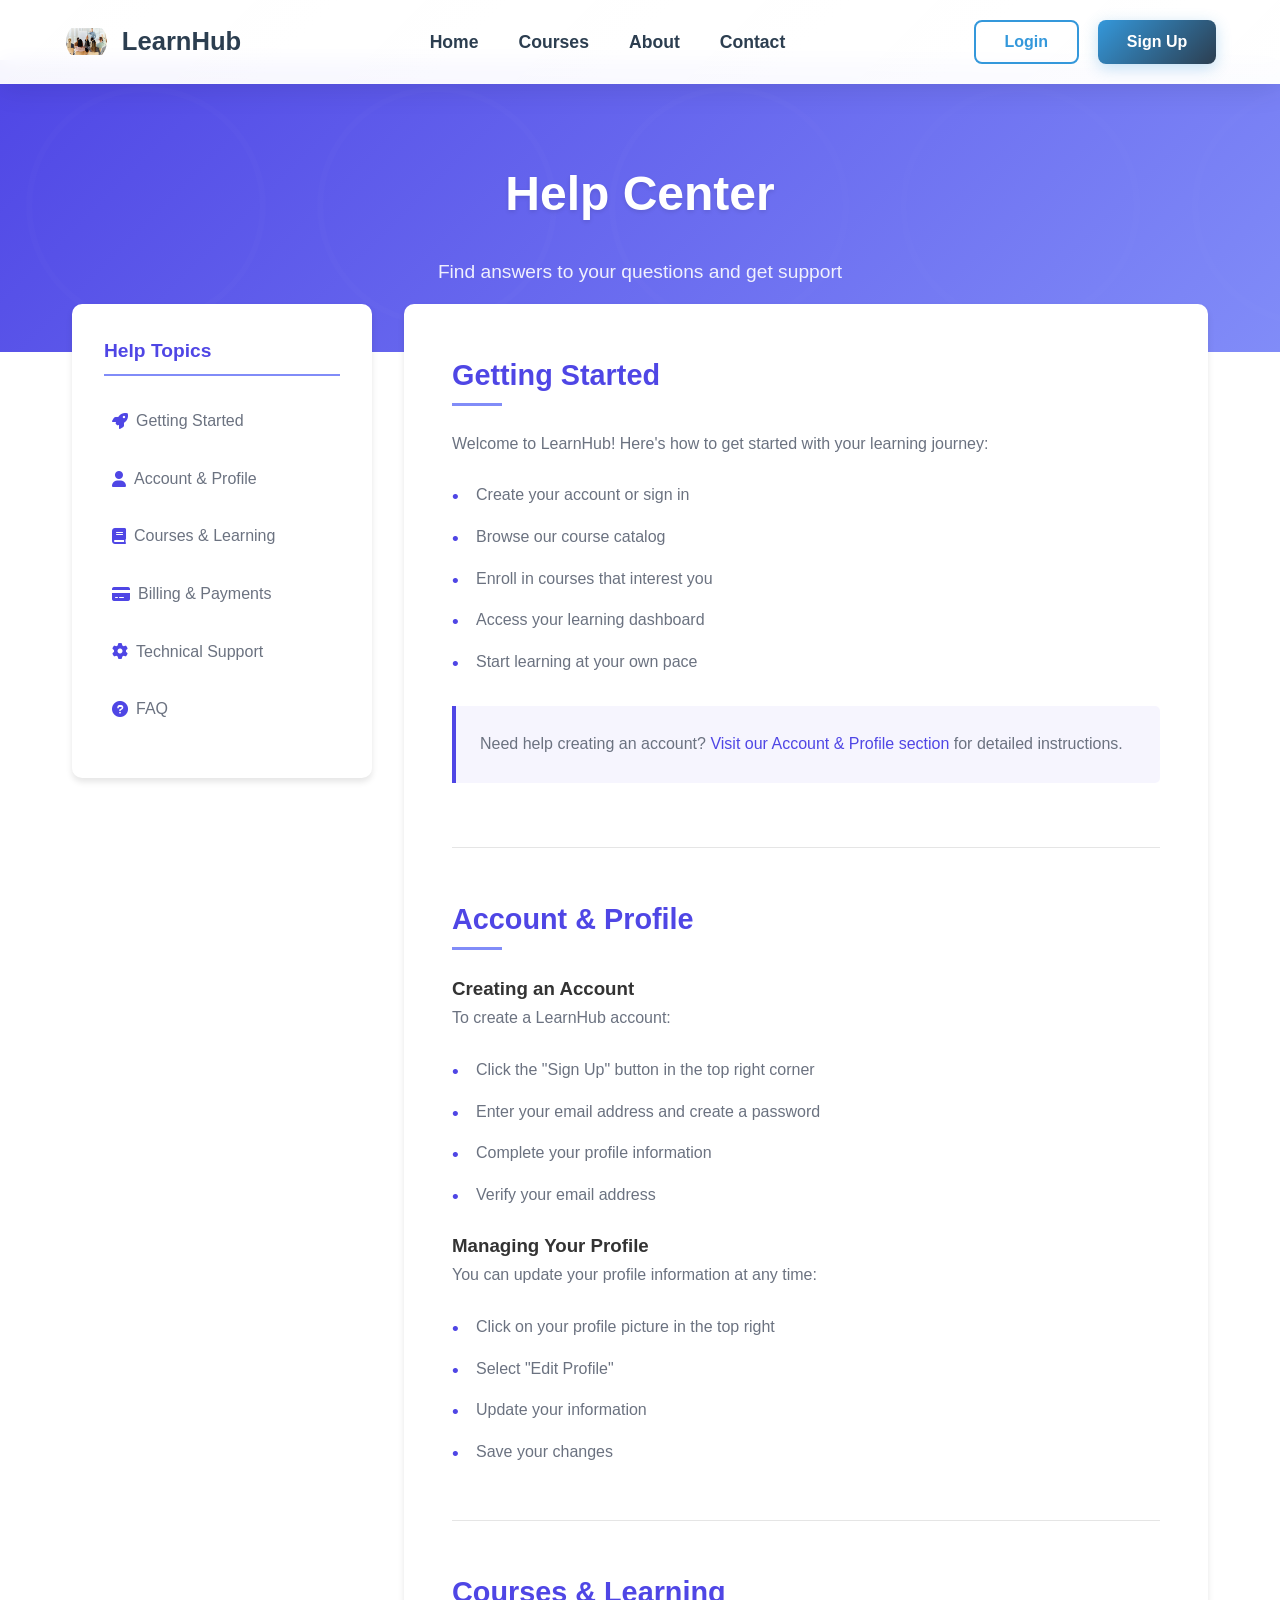
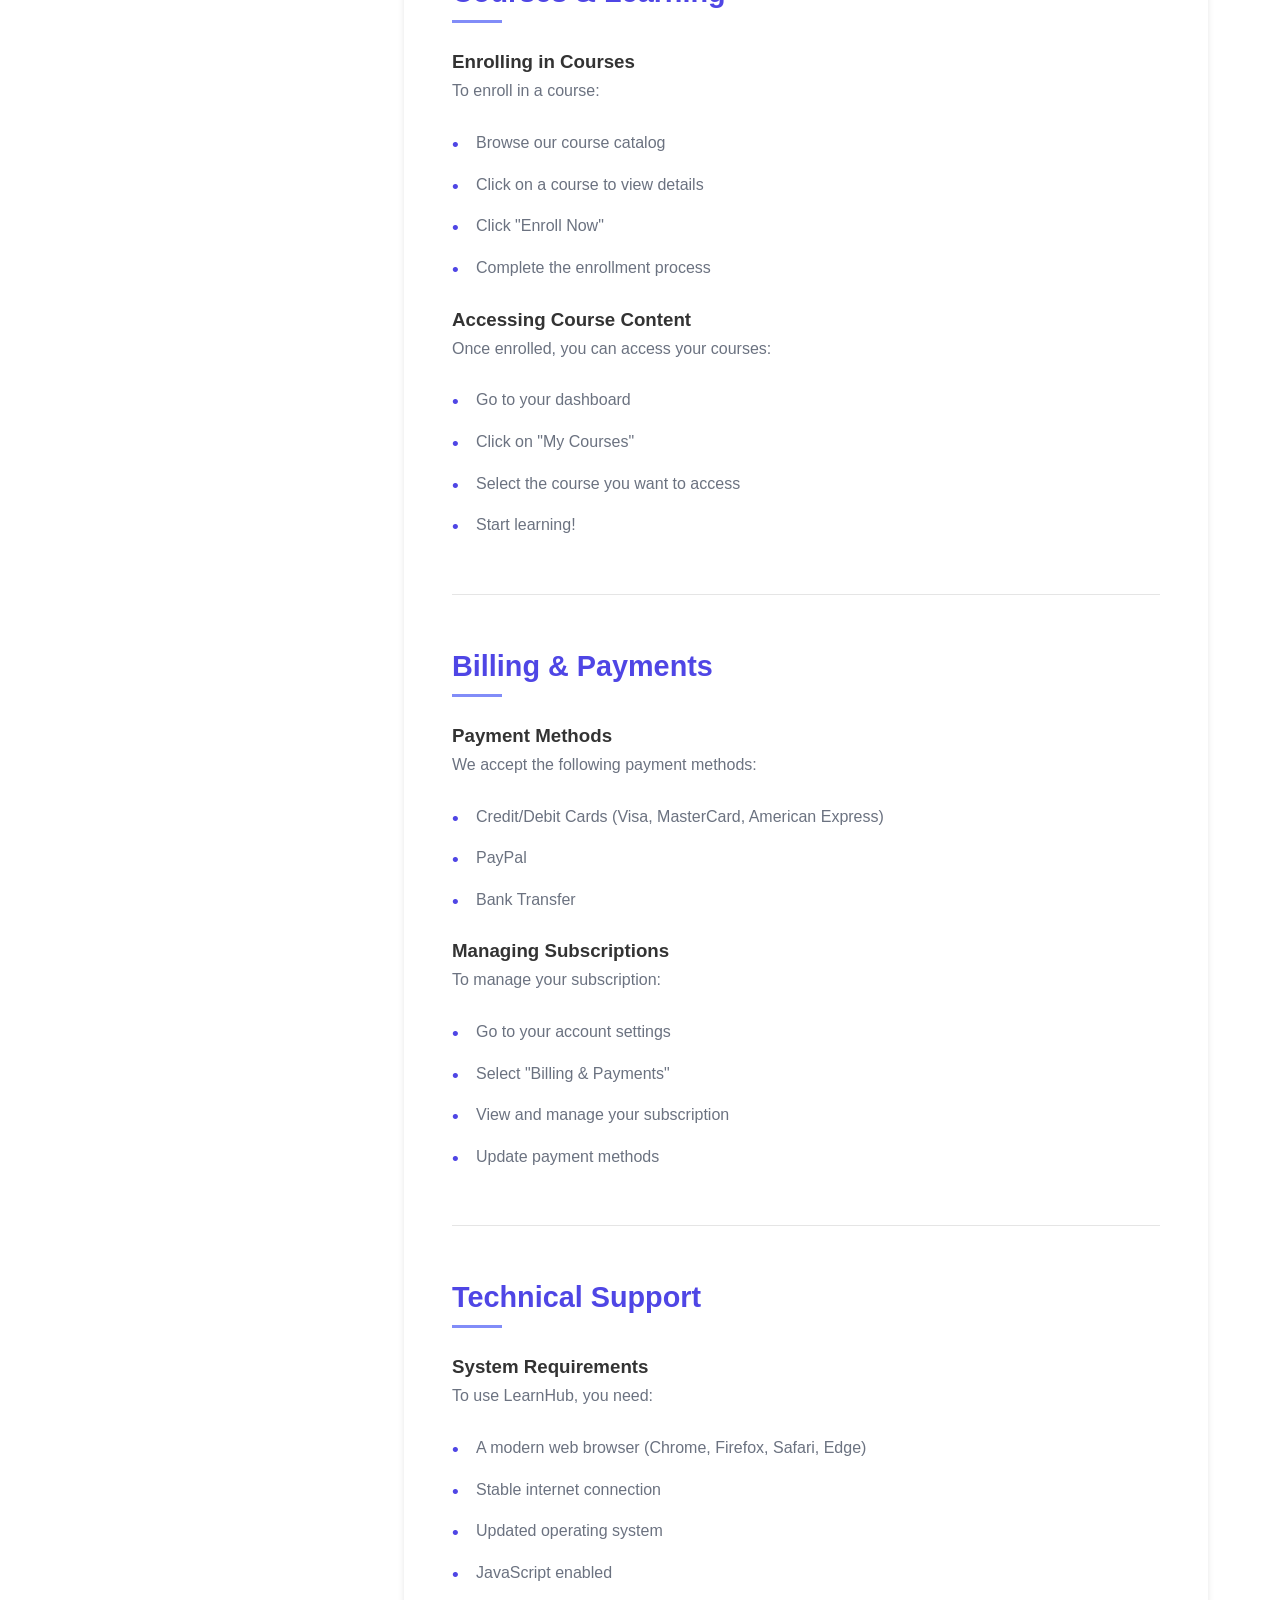
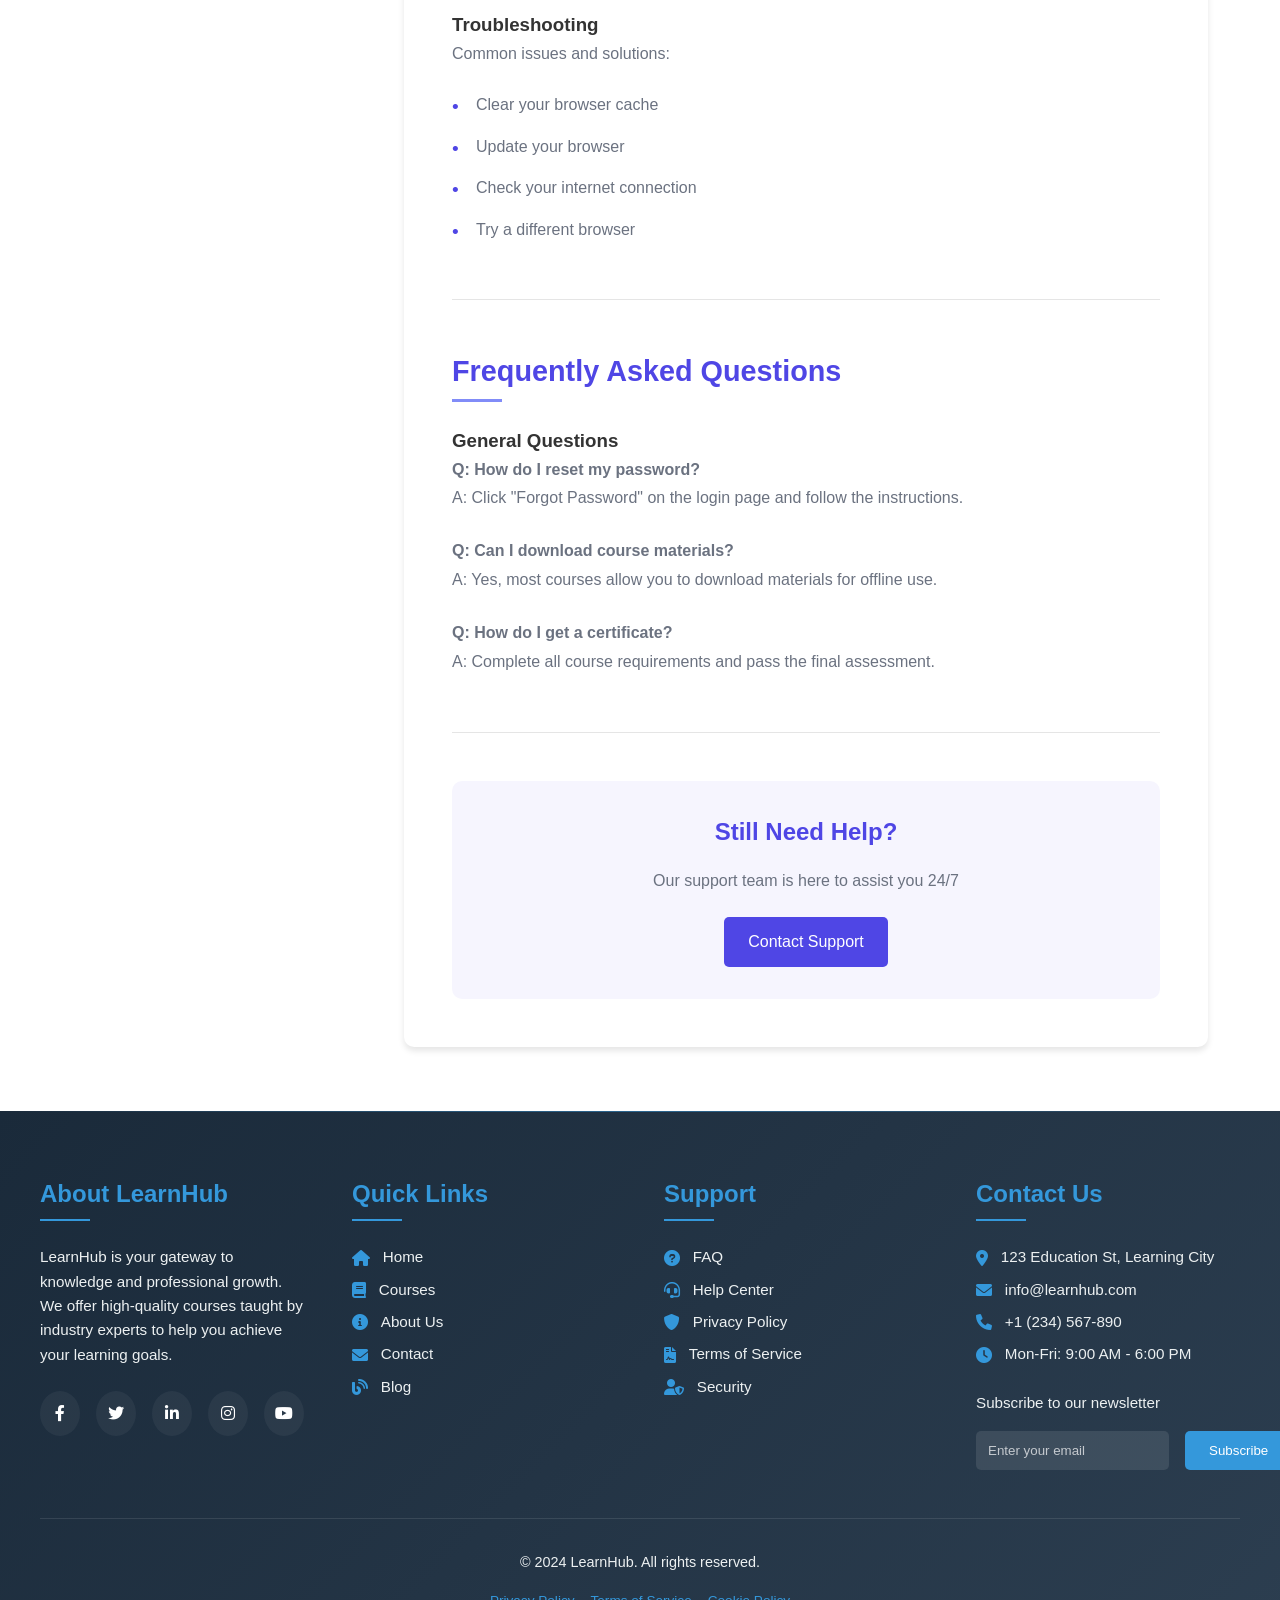
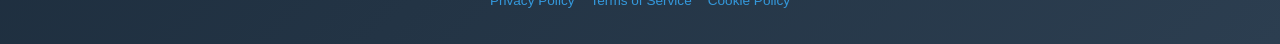
<file: help.html>
<!DOCTYPE html>
<html lang="en">
<head>
    <meta charset="UTF-8">
    <meta name="viewport" content="width=device-width, initial-scale=1.0">
    <title>Help Center - LearnHub</title>
    <link rel="stylesheet" href="styles.css">
    <link rel="stylesheet" href="https://cdnjs.cloudflare.com/ajax/libs/font-awesome/6.0.0/css/all.min.css">
    <style>
        /* Additional styles specific to help page */
        .header {
            background: linear-gradient(135deg, #4f46e5, #818cf8);
            color: white;
            padding: 6rem 2rem 4rem;
            text-align: center;
            position: relative;
            overflow: hidden;
            margin-top: 60px;
        }

        .header::before {
            content: '';
            position: absolute;
            top: 0;
            left: 0;
            right: 0;
            bottom: 0;
            background: url('data:image/svg+xml,<svg xmlns="http://www.w3.org/2000/svg" viewBox="0 0 100 100"><circle cx="50" cy="50" r="40" fill="none" stroke="rgba(255,255,255,0.1)" stroke-width="2"/></svg>') repeat;
            opacity: 0.1;
        }

        .header h1 {
            font-size: 3rem;
            margin-bottom: 1.5rem;
            position: relative;
            text-shadow: 0 2px 4px rgba(0,0,0,0.1);
        }

        .header p {
            font-size: 1.2rem;
            opacity: 0.9;
            max-width: 600px;
            margin: 0 auto;
            position: relative;
        }

        .container {
            max-width: 1200px;
            margin: -3rem auto 0;
            padding: 0 2rem;
            position: relative;
            z-index: 1;
        }

        .help-grid {
            display: grid;
            grid-template-columns: 300px 1fr;
            gap: 2rem;
            margin-bottom: 4rem;
        }

        .help-nav {
            background: white;
            border-radius: 10px;
            padding: 2rem;
            box-shadow: 0 4px 6px rgba(0, 0, 0, 0.1);
            height: fit-content;
            position: sticky;
            top: 100px;
        }

        .help-nav h3 {
            color: #4f46e5;
            font-size: 1.2rem;
            margin-bottom: 1.5rem;
            padding-bottom: 0.5rem;
            border-bottom: 2px solid #818cf8;
        }

        .help-nav ul {
            list-style: none;
        }

        .help-nav li {
            margin-bottom: 1rem;
        }

        .help-nav a {
            color: #6b7280;
            text-decoration: none;
            display: flex;
            align-items: center;
            padding: 0.5rem;
            border-radius: 5px;
            transition: all 0.3s ease;
        }

        .help-nav a i {
            margin-right: 0.5rem;
            color: #4f46e5;
            transition: transform 0.3s ease;
        }

        .help-nav a:hover {
            background: rgba(79, 70, 229, 0.1);
            color: #4f46e5;
        }

        .help-nav a:hover i {
            transform: translateX(5px);
        }

        .help-content {
            background: white;
            border-radius: 10px;
            padding: 3rem;
            box-shadow: 0 4px 6px rgba(0, 0, 0, 0.1);
        }

        .help-section {
            margin-bottom: 3rem;
            padding-bottom: 2rem;
            border-bottom: 1px solid rgba(0, 0, 0, 0.1);
        }

        .help-section:last-child {
            border-bottom: none;
        }

        .help-section h2 {
            color: #4f46e5;
            font-size: 1.8rem;
            margin-bottom: 1.5rem;
            position: relative;
            padding-bottom: 0.5rem;
        }

        .help-section h2::after {
            content: '';
            position: absolute;
            left: 0;
            bottom: 0;
            width: 50px;
            height: 3px;
            background: #818cf8;
        }

        .help-section p {
            color: #6b7280;
            margin-bottom: 1.5rem;
            line-height: 1.8;
        }

        .help-section ul {
            list-style: none;
            margin-bottom: 1.5rem;
        }

        .help-section li {
            color: #6b7280;
            margin-bottom: 1rem;
            padding-left: 1.5rem;
            position: relative;
        }

        .help-section li::before {
            content: '•';
            color: #4f46e5;
            position: absolute;
            left: 0;
            font-size: 1.2rem;
        }

        .help-section a {
            color: #4f46e5;
            text-decoration: none;
            transition: color 0.3s ease;
        }

        .help-section a:hover {
            color: #818cf8;
        }

        .highlight-box {
            background: rgba(79, 70, 229, 0.05);
            border-left: 4px solid #4f46e5;
            padding: 1.5rem;
            margin: 2rem 0;
            border-radius: 0 5px 5px 0;
        }

        .highlight-box p {
            margin-bottom: 0;
        }

        .contact-help {
            text-align: center;
            margin-top: 3rem;
            padding: 2rem;
            background: rgba(79, 70, 229, 0.05);
            border-radius: 10px;
        }

        .contact-help h2 {
            color: #4f46e5;
            margin-bottom: 1rem;
        }

        .contact-help p {
            color: #6b7280;
            margin-bottom: 1.5rem;
        }

        .contact-btn {
            display: inline-block;
            padding: 0.75rem 1.5rem;
            background: #4f46e5;
            color: white;
            text-decoration: none;
            border-radius: 5px;
            transition: all 0.3s ease;
        }

        .contact-btn:hover {
            background: #818cf8;
            transform: translateY(-2px);
        }

        @media (max-width: 1024px) {
            .help-grid {
                grid-template-columns: 1fr;
            }

            .help-nav {
                position: static;
                margin-bottom: 2rem;
            }
        }

        @media (max-width: 768px) {
            .header {
                padding: 4rem 1rem;
            }

            .header h1 {
                font-size: 2.5rem;
            }

            .container {
                padding: 0 1rem;
            }

            .help-content {
                padding: 2rem 1rem;
            }
        }

        /* Enhanced Footer Styles */
        .footer {
            background: linear-gradient(135deg, #1a2a3a 0%, #2c3e50 100%);
            color: white;
            padding: 4rem 2rem 2rem;
            margin-top: auto;
            position: relative;
            overflow: hidden;
        }

        .footer::before {
            content: '';
            position: absolute;
            top: 0;
            left: 0;
            right: 0;
            height: 1px;
            background: linear-gradient(90deg, transparent, rgba(52, 152, 219, 0.5), transparent);
        }

        .footer-content {
            max-width: 1200px;
            margin: 0 auto;
            display: grid;
            grid-template-columns: repeat(auto-fit, minmax(250px, 1fr));
            gap: 3rem;
            position: relative;
            z-index: 1;
        }

        .footer-section {
            position: relative;
        }

        .footer-section h3 {
            font-size: 1.5rem;
            margin-bottom: 1.5rem;
            position: relative;
            padding-bottom: 0.5rem;
            color: #3498db;
        }

        .footer-section h3::after {
            content: '';
            position: absolute;
            left: 0;
            bottom: 0;
            width: 50px;
            height: 2px;
            background: #3498db;
            transition: width 0.3s ease;
        }

        .footer-section:hover h3::after {
            width: 100px;
        }

        .footer-section p {
            color: #ecf0f1;
            line-height: 1.6;
            margin-bottom: 1.5rem;
            font-size: 0.95rem;
        }

        .footer-links {
            list-style: none;
            padding: 0;
        }

        .footer-links li {
            margin-bottom: 1rem;
            transform: translateX(0);
            transition: transform 0.3s ease;
        }

        .footer-links li:hover {
            transform: translateX(10px);
        }

        .footer-links a {
            color: #ecf0f1;
            text-decoration: none;
            transition: all 0.3s ease;
            display: flex;
            align-items: center;
            gap: 0.8rem;
            font-size: 0.95rem;
        }

        .footer-links a:hover {
            color: #3498db;
        }

        .footer-links i {
            font-size: 1rem;
            color: #3498db;
            transition: transform 0.3s ease;
        }

        .footer-links a:hover i {
            transform: scale(1.2);
        }

        .social-links {
            display: flex;
            gap: 1rem;
            margin-top: 1.5rem;
        }

        .social-links a {
            width: 45px;
            height: 45px;
            background: rgba(255, 255, 255, 0.05);
            border-radius: 50%;
            display: flex;
            align-items: center;
            justify-content: center;
            color: white;
            transition: all 0.3s ease;
            position: relative;
            overflow: hidden;
        }

        .social-links a::before {
            content: '';
            position: absolute;
            top: 0;
            left: 0;
            width: 100%;
            height: 100%;
            background: #3498db;
            transform: scale(0);
            transition: transform 0.3s ease;
            border-radius: 50%;
        }

        .social-links a:hover::before {
            transform: scale(1);
        }

        .social-links a:hover {
            color: white;
        }

        .social-links a i {
            position: relative;
            z-index: 1;
        }

        .newsletter {
            margin-top: 1.5rem;
        }

        .newsletter p {
            margin-bottom: 1rem;
        }

        .newsletter-form {
            display: flex;
            gap: 1rem;
        }

        .newsletter-form input {
            flex: 1;
            padding: 0.75rem;
            border: none;
            border-radius: 5px;
            background: rgba(255, 255, 255, 0.1);
            color: white;
        }

        .newsletter-form input::placeholder {
            color: rgba(255, 255, 255, 0.7);
        }

        .newsletter-form button {
            background: #3498db;
            color: white;
            border: none;
            padding: 0.75rem 1.5rem;
            border-radius: 5px;
            cursor: pointer;
            font-weight: 500;
            transition: all 0.3s ease;
        }

        .newsletter-form button:hover {
            background: #2980b9;
            transform: translateY(-2px);
        }

        .footer-bottom {
            max-width: 1200px;
            margin: 3rem auto 0;
            padding-top: 2rem;
            border-top: 1px solid rgba(255, 255, 255, 0.1);
            text-align: center;
        }

        .footer-bottom p {
            color: #ecf0f1;
            font-size: 0.9rem;
            margin-bottom: 0.5rem;
        }

        .footer-bottom .copyright {
            display: flex;
            justify-content: center;
            gap: 1rem;
            margin-top: 1rem;
        }

        .footer-bottom .copyright a {
            color: #3498db;
            text-decoration: none;
            font-size: 0.85rem;
            transition: color 0.3s ease;
        }

        .footer-bottom .copyright a:hover {
            color: #2980b9;
        }

        @media (max-width: 768px) {
            .footer {
                padding: 3rem 1.5rem 1.5rem;
            }

            .footer-content {
                grid-template-columns: 1fr;
                gap: 2rem;
            }

            .footer-section h3 {
                font-size: 1.3rem;
            }

            .newsletter-form {
                flex-direction: column;
            }

            .newsletter-form button {
                width: 100%;
            }
        }
    </style>
</head>
<body>
    <nav class="navbar">
        <div class="logo">
            <img src="images/istockphoto-2198836359-612x612.webp" alt="LearnHub Logo" class="logo-img">
            LearnHub
        </div>
        <button class="menu-btn">
            <i class="fas fa-bars"></i>
        </button>
        <ul class="nav-links">
            <li><a href="index.html">Home</a></li>
            <li><a href="courses.html">Courses</a></li>
            <li><a href="about.html">About</a></li>
            <li><a href="contact.html">Contact</a></li>
        </ul>
        <div class="auth-buttons">
            <button class="login-btn">Login</button>
            <button class="signup-btn">Sign Up</button>
        </div>
    </nav>

    <section class="header">
        <h1>Help Center</h1>
        <p>Find answers to your questions and get support</p>
    </section>

    <div class="container">
        <div class="help-grid">
            <nav class="help-nav">
                <h3>Help Topics</h3>
                <ul>
                    <li><a href="#getting-started"><i class="fas fa-rocket"></i> Getting Started</a></li>
                    <li><a href="#account"><i class="fas fa-user"></i> Account & Profile</a></li>
                    <li><a href="#courses"><i class="fas fa-book"></i> Courses & Learning</a></li>
                    <li><a href="#billing"><i class="fas fa-credit-card"></i> Billing & Payments</a></li>
                    <li><a href="#technical"><i class="fas fa-cog"></i> Technical Support</a></li>
                    <li><a href="#faq"><i class="fas fa-question-circle"></i> FAQ</a></li>
                </ul>
            </nav>

            <div class="help-content">
                <section id="getting-started" class="help-section">
                    <h2>Getting Started</h2>
                    <p>Welcome to LearnHub! Here's how to get started with your learning journey:</p>
                    <ul>
                        <li>Create your account or sign in</li>
                        <li>Browse our course catalog</li>
                        <li>Enroll in courses that interest you</li>
                        <li>Access your learning dashboard</li>
                        <li>Start learning at your own pace</li>
                    </ul>
                    <div class="highlight-box">
                        <p>Need help creating an account? <a href="#account">Visit our Account & Profile section</a> for detailed instructions.</p>
                    </div>
                </section>

                <section id="account" class="help-section">
                    <h2>Account & Profile</h2>
                    <h3>Creating an Account</h3>
                    <p>To create a LearnHub account:</p>
                    <ul>
                        <li>Click the "Sign Up" button in the top right corner</li>
                        <li>Enter your email address and create a password</li>
                        <li>Complete your profile information</li>
                        <li>Verify your email address</li>
                    </ul>

                    <h3>Managing Your Profile</h3>
                    <p>You can update your profile information at any time:</p>
                    <ul>
                        <li>Click on your profile picture in the top right</li>
                        <li>Select "Edit Profile"</li>
                        <li>Update your information</li>
                        <li>Save your changes</li>
                    </ul>
                </section>

                <section id="courses" class="help-section">
                    <h2>Courses & Learning</h2>
                    <h3>Enrolling in Courses</h3>
                    <p>To enroll in a course:</p>
                    <ul>
                        <li>Browse our course catalog</li>
                        <li>Click on a course to view details</li>
                        <li>Click "Enroll Now"</li>
                        <li>Complete the enrollment process</li>
                    </ul>

                    <h3>Accessing Course Content</h3>
                    <p>Once enrolled, you can access your courses:</p>
                    <ul>
                        <li>Go to your dashboard</li>
                        <li>Click on "My Courses"</li>
                        <li>Select the course you want to access</li>
                        <li>Start learning!</li>
                    </ul>
                </section>

                <section id="billing" class="help-section">
                    <h2>Billing & Payments</h2>
                    <h3>Payment Methods</h3>
                    <p>We accept the following payment methods:</p>
                    <ul>
                        <li>Credit/Debit Cards (Visa, MasterCard, American Express)</li>
                        <li>PayPal</li>
                        <li>Bank Transfer</li>
                    </ul>

                    <h3>Managing Subscriptions</h3>
                    <p>To manage your subscription:</p>
                    <ul>
                        <li>Go to your account settings</li>
                        <li>Select "Billing & Payments"</li>
                        <li>View and manage your subscription</li>
                        <li>Update payment methods</li>
                    </ul>
                </section>

                <section id="technical" class="help-section">
                    <h2>Technical Support</h2>
                    <h3>System Requirements</h3>
                    <p>To use LearnHub, you need:</p>
                    <ul>
                        <li>A modern web browser (Chrome, Firefox, Safari, Edge)</li>
                        <li>Stable internet connection</li>
                        <li>Updated operating system</li>
                        <li>JavaScript enabled</li>
                    </ul>

                    <h3>Troubleshooting</h3>
                    <p>Common issues and solutions:</p>
                    <ul>
                        <li>Clear your browser cache</li>
                        <li>Update your browser</li>
                        <li>Check your internet connection</li>
                        <li>Try a different browser</li>
                    </ul>
                </section>

                <section id="faq" class="help-section">
                    <h2>Frequently Asked Questions</h2>
                    <h3>General Questions</h3>
                    <p><strong>Q: How do I reset my password?</strong><br>
                    A: Click "Forgot Password" on the login page and follow the instructions.</p>

                    <p><strong>Q: Can I download course materials?</strong><br>
                    A: Yes, most courses allow you to download materials for offline use.</p>

                    <p><strong>Q: How do I get a certificate?</strong><br>
                    A: Complete all course requirements and pass the final assessment.</p>
                </section>

                <div class="contact-help">
                    <h2>Still Need Help?</h2>
                    <p>Our support team is here to assist you 24/7</p>
                    <a href="contact.html" class="contact-btn">Contact Support</a>
                </div>
            </div>
        </div>
    </div>

    <footer class="footer">
        <div class="footer-content">
            <div class="footer-section">
                <h3>About LearnHub</h3>
                <p>LearnHub is your gateway to knowledge and professional growth. We offer high-quality courses taught by industry experts to help you achieve your learning goals.</p>
                <div class="social-links">
                    <a href="https://facebook.com/learnhub" target="_blank"><i class="fab fa-facebook-f"></i></a>
                    <a href="https://twitter.com/learnhub" target="_blank"><i class="fab fa-twitter"></i></a>
                    <a href="https://linkedin.com/company/learnhub" target="_blank"><i class="fab fa-linkedin-in"></i></a>
                    <a href="https://instagram.com/learnhub" target="_blank"><i class="fab fa-instagram"></i></a>
                    <a href="https://youtube.com/learnhub" target="_blank"><i class="fab fa-youtube"></i></a>
                </div>
            </div>
            <div class="footer-section">
                <h3>Quick Links</h3>
                <ul class="footer-links">
                    <li><a href="index.html"><i class="fas fa-home"></i> Home</a></li>
                    <li><a href="courses.html"><i class="fas fa-book"></i> Courses</a></li>
                    <li><a href="about.html"><i class="fas fa-info-circle"></i> About Us</a></li>
                    <li><a href="contact.html"><i class="fas fa-envelope"></i> Contact</a></li>
                    <li><a href="blog.html"><i class="fas fa-blog"></i> Blog</a></li>
                </ul>
            </div>
            <div class="footer-section">
                <h3>Support</h3>
                <ul class="footer-links">
                    <li><a href="faq.html"><i class="fas fa-question-circle"></i> FAQ</a></li>
                    <li><a href="help.html"><i class="fas fa-headset"></i> Help Center</a></li>
                    <li><a href="privacy.html"><i class="fas fa-shield-alt"></i> Privacy Policy</a></li>
                    <li><a href="terms.html"><i class="fas fa-file-contract"></i> Terms of Service</a></li>
                    <li><a href="security.html"><i class="fas fa-user-shield"></i> Security</a></li>
                </ul>
            </div>
            <div class="footer-section">
                <h3>Contact Us</h3>
                <ul class="footer-links">
                    <li><a href="https://maps.google.com/?q=123+Education+St,+Learning+City" target="_blank"><i class="fas fa-map-marker-alt"></i> 123 Education St, Learning City</a></li>
                    <li><a href="mailto:info@learnhub.com"><i class="fas fa-envelope"></i> info@learnhub.com</a></li>
                    <li><a href="tel:+1234567890"><i class="fas fa-phone"></i> +1 (234) 567-890</a></li>
                    <li><a href="contact.html#hours"><i class="fas fa-clock"></i> Mon-Fri: 9:00 AM - 6:00 PM</a></li>
                </ul>
                <div class="newsletter">
                    <p>Subscribe to our newsletter</p>
                    <form class="newsletter-form" action="subscribe.php" method="POST">
                        <input type="email" name="email" placeholder="Enter your email" required>
                        <button type="submit">Subscribe</button>
                    </form>
                </div>
            </div>
        </div>
        <div class="footer-bottom">
            <p>&copy; 2024 LearnHub. All rights reserved.</p>
            <div class="copyright">
                <a href="privacy.html">Privacy Policy</a>
                <a href="terms.html">Terms of Service</a>
                <a href="cookies.html">Cookie Policy</a>
            </div>
        </div>
    </footer>

    <script>
        // Navbar scroll effect
        window.addEventListener('scroll', function() {
            const navbar = document.querySelector('.navbar');
            if (window.scrollY > 50) {
                navbar.classList.add('scrolled');
            } else {
                navbar.classList.remove('scrolled');
            }
        });

        // Mobile menu toggle
        const menuBtn = document.querySelector('.menu-btn');
        const navLinks = document.querySelector('.nav-links');

        menuBtn.addEventListener('click', function() {
            navLinks.classList.toggle('active');
            menuBtn.innerHTML = navLinks.classList.contains('active') ? 
                '<i class="fas fa-times"></i>' : 
                '<i class="fas fa-bars"></i>';
        });

        // Close mobile menu when clicking outside
        document.addEventListener('click', function(event) {
            if (!navLinks.contains(event.target) && !menuBtn.contains(event.target)) {
                navLinks.classList.remove('active');
                menuBtn.innerHTML = '<i class="fas fa-bars"></i>';
            }
        });
    </script>
</body>
</html>
</file>
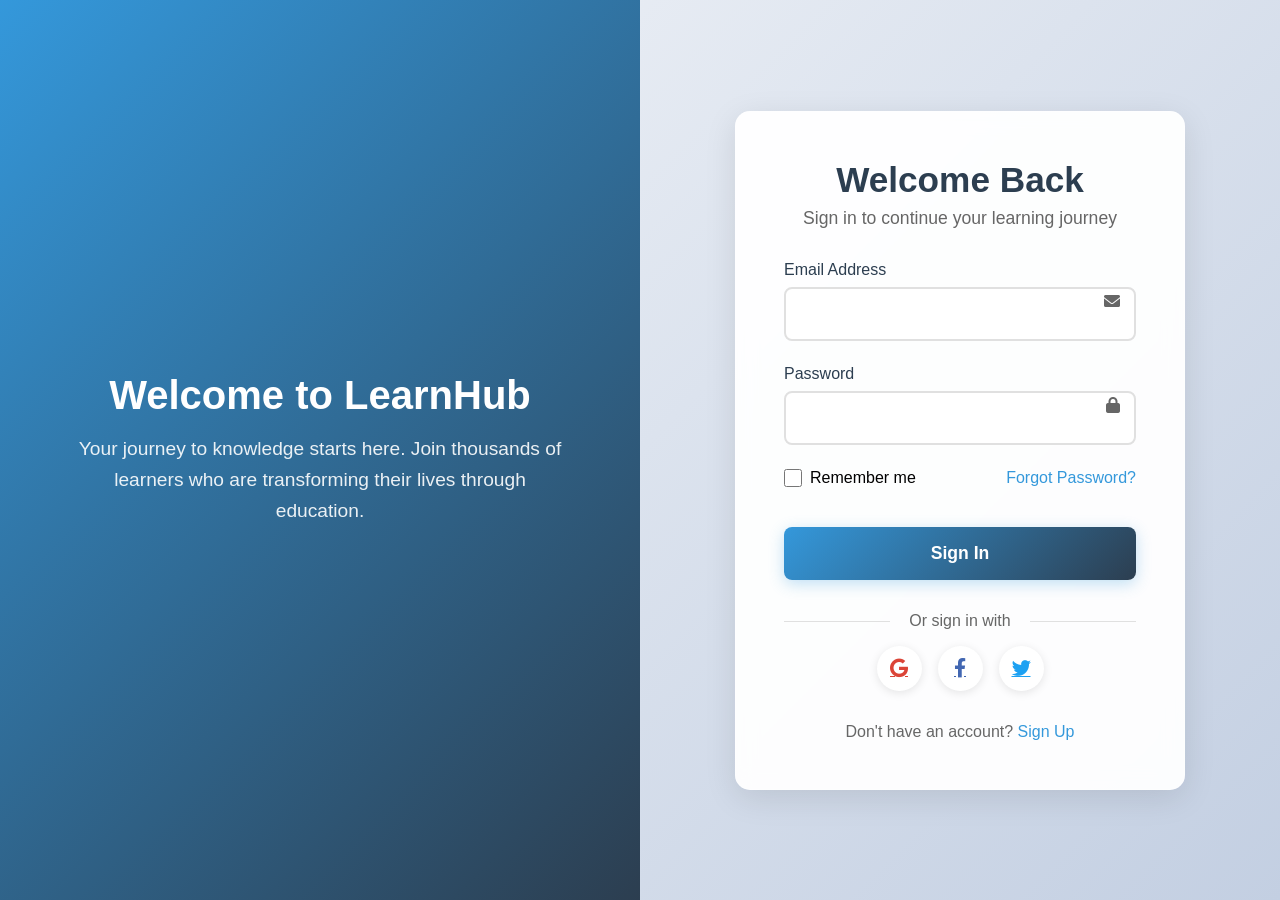
<file: login.html>
<!DOCTYPE html>
<html lang="en">
<head>
    <meta charset="UTF-8">
    <meta name="viewport" content="width=device-width, initial-scale=1.0">
    <title>Login - LearnHub</title>
    <link rel="stylesheet" href="https://cdnjs.cloudflare.com/ajax/libs/font-awesome/6.0.0/css/all.min.css">
    <style>
        * {
            margin: 0;
            padding: 0;
            box-sizing: border-box;
            font-family: 'Segoe UI', Tahoma, Geneva, Verdana, sans-serif;
        }

        body {
            min-height: 100vh;
            background: linear-gradient(135deg, #f5f7fa 0%, #c3cfe2 100%);
        }

        .container {
            display: flex;
            min-height: 100vh;
        }

        .left-column {
            flex: 1;
            display: flex;
            align-items: center;
            justify-content: center;
            padding: 2rem;
            background: linear-gradient(135deg, #3498db 0%, #2c3e50 100%);
            color: white;
            position: sticky;
            top: 0;
            height: 100vh;
        }

        .left-content {
            max-width: 500px;
            text-align: center;
        }

        .left-content h1 {
            font-size: 2.5rem;
            margin-bottom: 1rem;
        }

        .left-content p {
            font-size: 1.2rem;
            line-height: 1.6;
            opacity: 0.9;
        }

        .right-column {
            flex: 1;
            display: flex;
            align-items: center;
            justify-content: center;
            padding: 2rem;
            overflow-y: auto;
        }

        .auth-box {
            background: rgba(255, 255, 255, 0.95);
            padding: 3rem;
            border-radius: 15px;
            box-shadow: 0 8px 32px rgba(0, 0, 0, 0.1);
            width: 100%;
            max-width: 450px;
            backdrop-filter: blur(10px);
            border: 1px solid rgba(255, 255, 255, 0.2);
            margin: 2rem 0;
        }

        .auth-header {
            text-align: center;
            margin-bottom: 2rem;
        }

        .auth-header h1 {
            color: #2c3e50;
            font-size: 2.2rem;
            margin-bottom: 0.5rem;
        }

        .auth-header p {
            color: #666;
            font-size: 1.1rem;
        }

        .auth-form {
            display: flex;
            flex-direction: column;
            gap: 1.5rem;
        }

        .form-group {
            position: relative;
        }

        .form-group label {
            display: block;
            margin-bottom: 0.5rem;
            color: #2c3e50;
            font-weight: 500;
        }

        .form-group input {
            width: 100%;
            padding: 1rem;
            border: 2px solid #e0e0e0;
            border-radius: 8px;
            font-size: 1rem;
            transition: all 0.3s ease;
            background: rgba(255, 255, 255, 0.8);
        }

        .form-group input:focus {
            outline: none;
            border-color: #3498db;
            box-shadow: 0 0 0 3px rgba(52, 152, 219, 0.1);
        }

        .form-group i {
            position: absolute;
            right: 1rem;
            top: 50%;
            transform: translateY(-50%);
            color: #666;
        }

        .remember-forgot {
            display: flex;
            justify-content: space-between;
            align-items: center;
            margin-bottom: 1rem;
        }

        .remember-me {
            display: flex;
            align-items: center;
            gap: 0.5rem;
        }

        .remember-me input[type="checkbox"] {
            width: 18px;
            height: 18px;
            accent-color: #3498db;
        }

        .forgot-password {
            color: #3498db;
            text-decoration: none;
            font-weight: 500;
            transition: color 0.3s ease;
        }

        .forgot-password:hover {
            color: #2980b9;
        }

        .auth-btn {
            padding: 1rem;
            border: none;
            border-radius: 8px;
            font-size: 1.1rem;
            font-weight: 600;
            cursor: pointer;
            transition: all 0.3s ease;
            background: linear-gradient(135deg, #3498db, #2c3e50);
            color: white;
            box-shadow: 0 4px 15px rgba(52, 152, 219, 0.3);
        }

        .auth-btn:hover {
            transform: translateY(-2px);
            box-shadow: 0 6px 20px rgba(52, 152, 219, 0.4);
        }

        .social-login {
            margin-top: 2rem;
            text-align: center;
        }

        .social-login p {
            color: #666;
            margin-bottom: 1rem;
            position: relative;
        }

        .social-login p::before,
        .social-login p::after {
            content: '';
            position: absolute;
            top: 50%;
            width: 30%;
            height: 1px;
            background: #e0e0e0;
        }

        .social-login p::before {
            left: 0;
        }

        .social-login p::after {
            right: 0;
        }

        .social-icons {
            display: flex;
            justify-content: center;
            gap: 1rem;
        }

        .social-icon {
            width: 45px;
            height: 45px;
            border-radius: 50%;
            display: flex;
            align-items: center;
            justify-content: center;
            background: white;
            color: #2c3e50;
            font-size: 1.2rem;
            transition: all 0.3s ease;
            box-shadow: 0 2px 10px rgba(0, 0, 0, 0.1);
        }

        .social-icon:hover {
            transform: translateY(-3px);
            box-shadow: 0 4px 15px rgba(0, 0, 0, 0.2);
        }

        .social-icon.google {
            color: #DB4437;
        }

        .social-icon.facebook {
            color: #4267B2;
        }

        .social-icon.twitter {
            color: #1DA1F2;
        }

        .auth-footer {
            text-align: center;
            margin-top: 2rem;
            color: #666;
        }

        .auth-footer a {
            color: #3498db;
            text-decoration: none;
            font-weight: 500;
            transition: color 0.3s ease;
        }

        .auth-footer a:hover {
            color: #2980b9;
        }

        @media (max-width: 1024px) {
            .auth-box {
                padding: 2.5rem;
                max-width: 400px;
            }
        }

        @media (max-width: 768px) {
            .container {
                flex-direction: column;
            }

            .left-column {
                display: none;
            }

            .right-column {
                padding: 1.5rem;
                min-height: 100vh;
                align-items: flex-start;
            }

            .auth-box {
                padding: 2rem;
                margin: 1rem 0;
                max-width: 100%;
            }

            .auth-header h1 {
                font-size: 2rem;
            }

            .auth-header p {
                font-size: 1rem;
            }

            .form-group input {
                padding: 0.9rem;
            }

            .auth-btn {
                padding: 0.9rem;
                font-size: 1rem;
            }
        }

        @media (max-width: 480px) {
            .right-column {
                padding: 1rem;
            }

            .auth-box {
                padding: 1.5rem;
            }

            .auth-header h1 {
                font-size: 1.8rem;
            }

            .auth-header p {
                font-size: 0.9rem;
            }

            .form-group label {
                font-size: 0.9rem;
            }

            .form-group input {
                padding: 0.8rem;
                font-size: 0.9rem;
            }

            .remember-forgot {
                flex-direction: column;
                gap: 0.5rem;
                align-items: flex-start;
            }

            .social-icons {
                gap: 0.8rem;
            }

            .social-icon {
                width: 40px;
                height: 40px;
                font-size: 1.1rem;
            }
        }

        /* Enhanced Footer Styles */
        .footer {
            background: linear-gradient(135deg, #1a2a3a 0%, #2c3e50 100%);
            color: white;
            padding: 4rem 2rem 2rem;
            margin-top: auto;
            position: relative;
            overflow: hidden;
        }

        .footer::before {
            content: '';
            position: absolute;
            top: 0;
            left: 0;
            right: 0;
            height: 1px;
            background: linear-gradient(90deg, transparent, rgba(52, 152, 219, 0.5), transparent);
        }

        .footer-content {
            max-width: 1200px;
            margin: 0 auto;
            display: grid;
            grid-template-columns: repeat(auto-fit, minmax(250px, 1fr));
            gap: 3rem;
            position: relative;
            z-index: 1;
        }

        .footer-section {
            position: relative;
        }

        .footer-section h3 {
            font-size: 1.5rem;
            margin-bottom: 1.5rem;
            position: relative;
            padding-bottom: 0.5rem;
            color: #3498db;
        }

        .footer-section h3::after {
            content: '';
            position: absolute;
            left: 0;
            bottom: 0;
            width: 50px;
            height: 2px;
            background: #3498db;
            transition: width 0.3s ease;
        }

        .footer-section:hover h3::after {
            width: 100px;
        }

        .footer-section p {
            color: #ecf0f1;
            line-height: 1.6;
            margin-bottom: 1.5rem;
            font-size: 0.95rem;
        }

        .footer-links {
            list-style: none;
            padding: 0;
        }

        .footer-links li {
            margin-bottom: 1rem;
            transform: translateX(0);
            transition: transform 0.3s ease;
        }

        .footer-links li:hover {
            transform: translateX(10px);
        }

        .footer-links a {
            color: #ecf0f1;
            text-decoration: none;
            transition: all 0.3s ease;
            display: flex;
            align-items: center;
            gap: 0.8rem;
            font-size: 0.95rem;
        }

        .footer-links a:hover {
            color: #3498db;
        }

        .footer-links i {
            font-size: 1rem;
            color: #3498db;
            transition: transform 0.3s ease;
        }

        .footer-links a:hover i {
            transform: scale(1.2);
        }

        .social-links {
            display: flex;
            gap: 1rem;
            margin-top: 1.5rem;
        }

        .social-links a {
            width: 45px;
            height: 45px;
            background: rgba(255, 255, 255, 0.05);
            border-radius: 50%;
            display: flex;
            align-items: center;
            justify-content: center;
            color: white;
            transition: all 0.3s ease;
            position: relative;
            overflow: hidden;
        }

        .social-links a::before {
            content: '';
            position: absolute;
            top: 0;
            left: 0;
            width: 100%;
            height: 100%;
            background: #3498db;
            transform: scale(0);
            transition: transform 0.3s ease;
            border-radius: 50%;
        }

        .social-links a:hover::before {
            transform: scale(1);
        }

        .social-links a i {
            position: relative;
            z-index: 1;
            transition: transform 0.3s ease;
        }

        .social-links a:hover i {
            transform: scale(1.2);
        }

        .newsletter {
            margin-top: 1.5rem;
        }

        .newsletter p {
            margin-bottom: 1rem;
            color: #ecf0f1;
        }

        .newsletter-form {
            display: flex;
            gap: 0.5rem;
        }

        .newsletter-form input {
            flex: 1;
            padding: 0.8rem;
            border: none;
            border-radius: 5px;
            background: rgba(255, 255, 255, 0.1);
            color: white;
            font-size: 0.9rem;
        }

        .newsletter-form input::placeholder {
            color: rgba(255, 255, 255, 0.7);
        }

        .newsletter-form button {
            padding: 0.8rem 1.5rem;
            border: none;
            border-radius: 5px;
            background: #3498db;
            color: white;
            cursor: pointer;
            transition: all 0.3s ease;
        }

        .newsletter-form button:hover {
            background: #2980b9;
            transform: translateY(-2px);
        }

        .footer-bottom {
            text-align: center;
            padding-top: 2rem;
            margin-top: 3rem;
            border-top: 1px solid rgba(255, 255, 255, 0.1);
            position: relative;
        }

        .footer-bottom::before {
            content: '';
            position: absolute;
            top: -1px;
            left: 50%;
            transform: translateX(-50%);
            width: 100px;
            height: 1px;
            background: #3498db;
        }

        .footer-bottom p {
            color: #ecf0f1;
            font-size: 0.9rem;
            margin-bottom: 0.5rem;
        }

        .footer-bottom .copyright {
            display: flex;
            justify-content: center;
            gap: 1rem;
            margin-top: 1rem;
        }

        .footer-bottom .copyright a {
            color: #3498db;
            text-decoration: none;
            font-size: 0.85rem;
            transition: color 0.3s ease;
        }

        .footer-bottom .copyright a:hover {
            color: #2980b9;
        }

        @media (max-width: 768px) {
            .footer {
                padding: 3rem 1.5rem 1.5rem;
            }

            .footer-content {
                grid-template-columns: 1fr;
                gap: 2rem;
            }

            .footer-section h3 {
                font-size: 1.3rem;
            }

            .newsletter-form {
                flex-direction: column;
            }

            .newsletter-form button {
                width: 100%;
            }
        }
    </style>
</head>
<body>
    <div class="container">
        <div class="left-column">
            <div class="left-content">
                <h1>Welcome to LearnHub</h1>
                <p>Your journey to knowledge starts here. Join thousands of learners who are transforming their lives through education.</p>
            </div>
        </div>
        <div class="right-column">
            <div class="auth-box">
                <div class="auth-header">
                    <h1>Welcome Back</h1>
                    <p>Sign in to continue your learning journey</p>
                </div>
                <form class="auth-form">
                    <div class="form-group">
                        <label for="email">Email Address</label>
                        <input type="email" id="email" name="email" required>
                        <i class="fas fa-envelope"></i>
                    </div>
                    <div class="form-group">
                        <label for="password">Password</label>
                        <input type="password" id="password" name="password" required>
                        <i class="fas fa-lock"></i>
                    </div>
                    <div class="remember-forgot">
                        <div class="remember-me">
                            <input type="checkbox" id="remember" name="remember">
                            <label for="remember">Remember me</label>
                        </div>
                        <a href="#" class="forgot-password">Forgot Password?</a>
                    </div>
                    <button type="submit" class="auth-btn">Sign In</button>
                </form>
                <div class="social-login">
                    <p>Or sign in with</p>
                    <div class="social-icons">
                        <a href="#" class="social-icon google">
                            <i class="fab fa-google"></i>
                        </a>
                        <a href="#" class="social-icon facebook">
                            <i class="fab fa-facebook-f"></i>
                        </a>
                        <a href="#" class="social-icon twitter">
                            <i class="fab fa-twitter"></i>
                        </a>
                    </div>
                </div>
                <div class="auth-footer">
                    <p>Don't have an account? <a href="register.html">Sign Up</a></p>
                </div>
            </div>
        </div>
    </div>

   

    <script>
        // Form submission
        const form = document.querySelector('.auth-form');
        form.addEventListener('submit', function(e) {
            e.preventDefault();
            // Add form submission logic here
            alert('Login successful!');
        });
    </script>
</body>
</html>
</file>
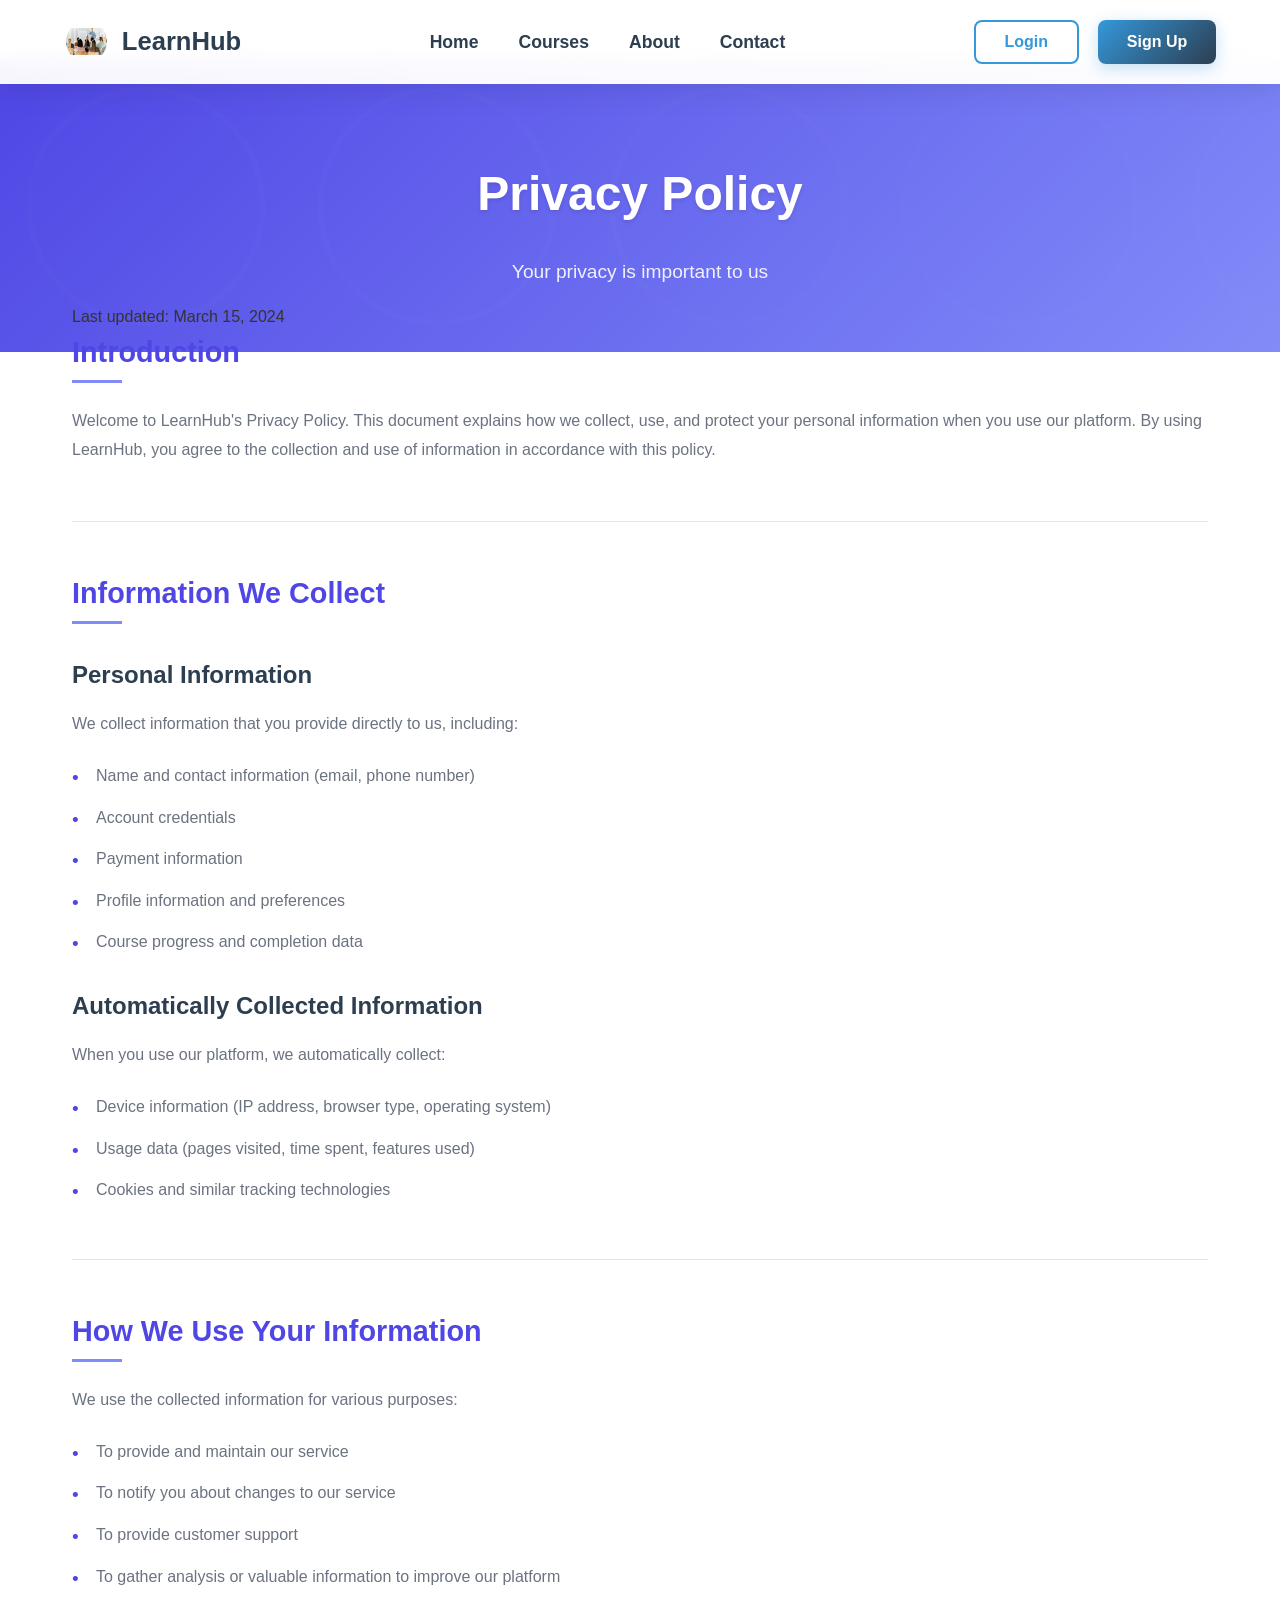
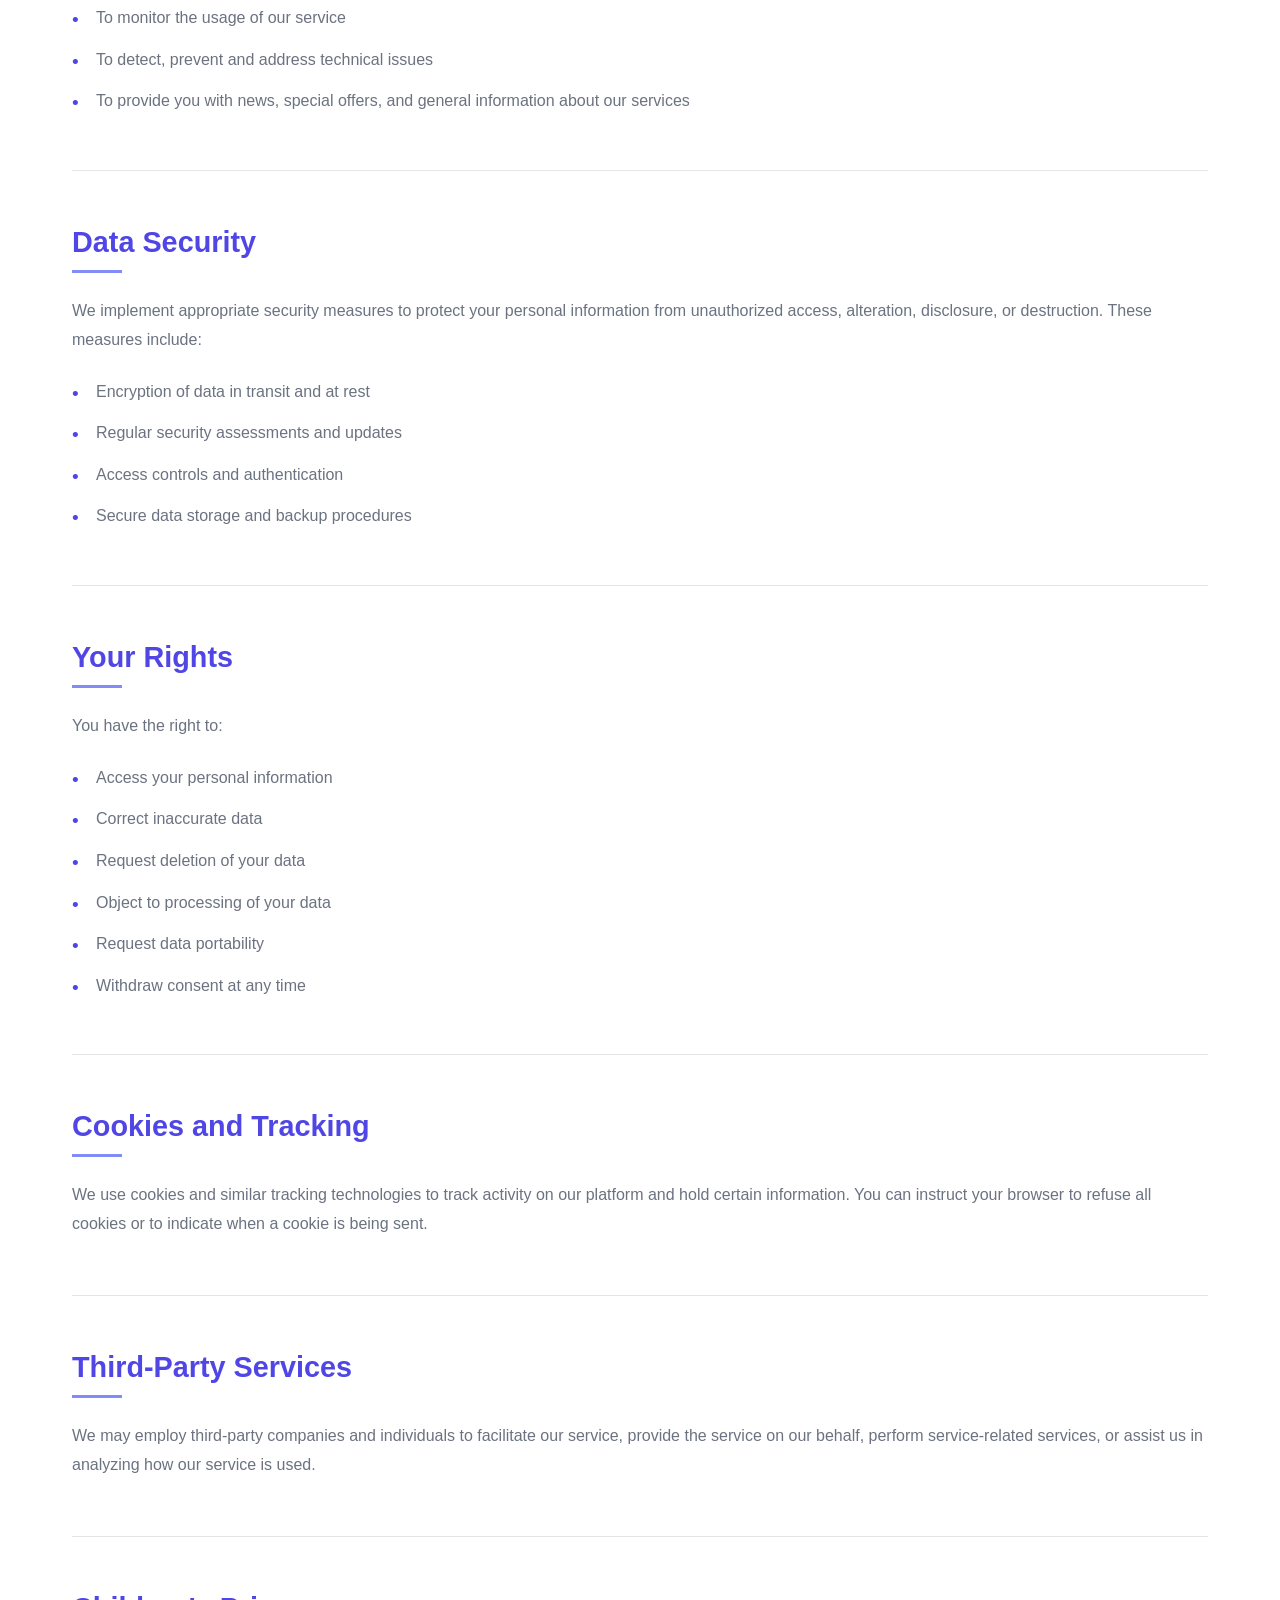
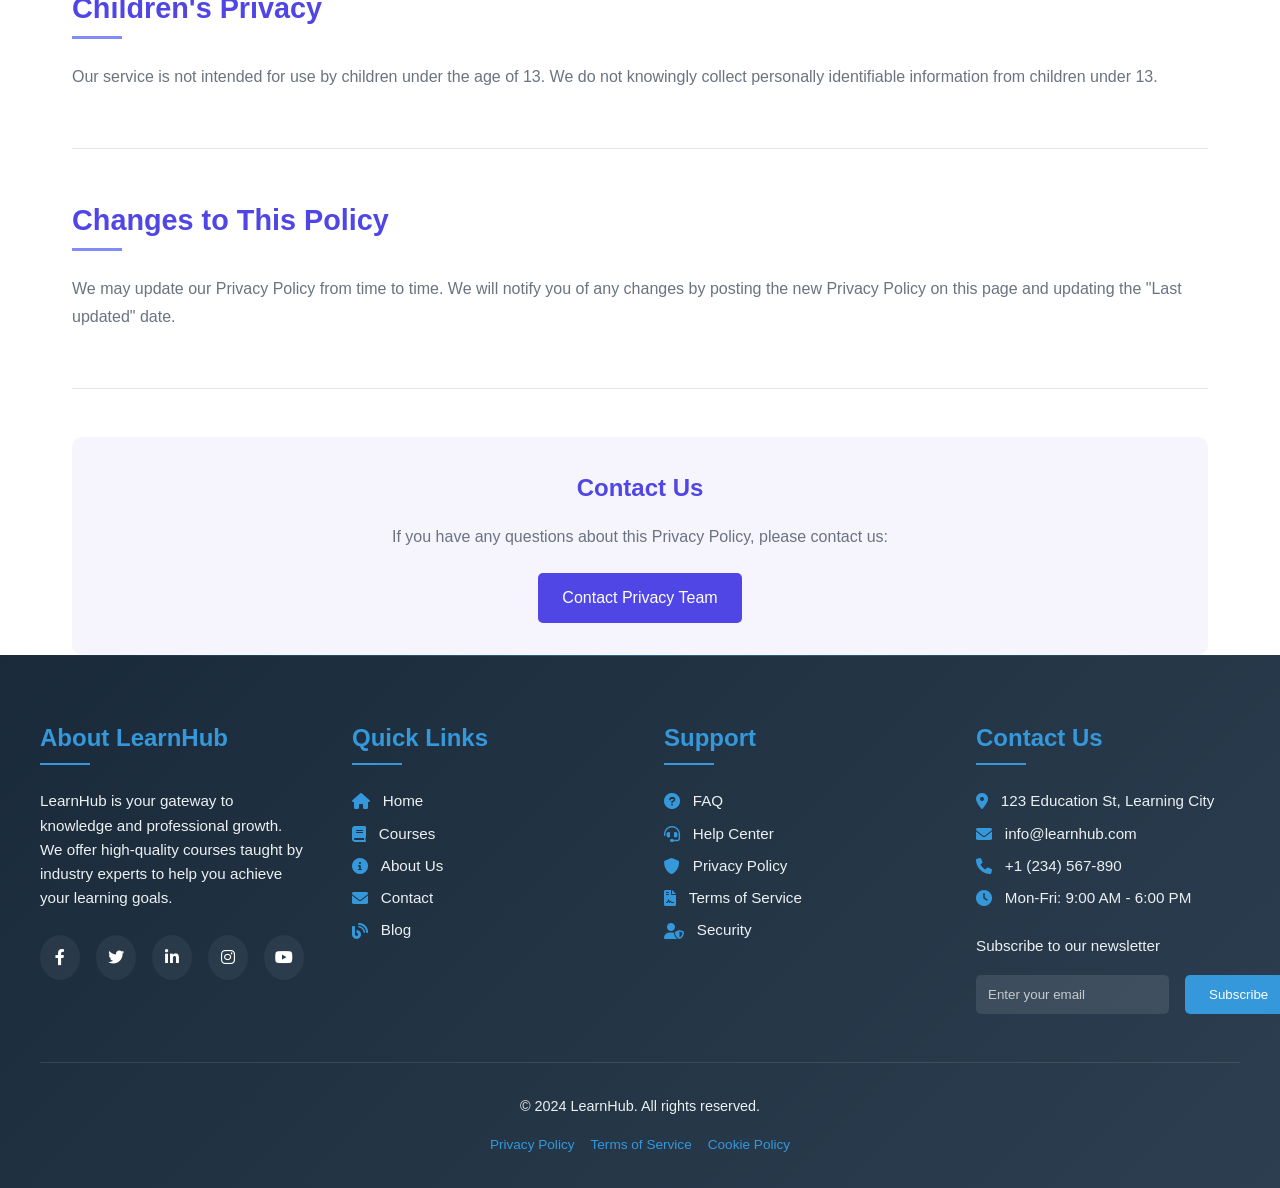
<file: privacy.html>
<!DOCTYPE html>
<html lang="en">
<head>
    <meta charset="UTF-8">
    <meta name="viewport" content="width=device-width, initial-scale=1.0">
    <title>Privacy Policy - LearnHub</title>
    <link rel="stylesheet" href="styles.css">
    <link rel="stylesheet" href="https://cdnjs.cloudflare.com/ajax/libs/font-awesome/6.0.0/css/all.min.css">
    <style>
        /* Additional styles specific to privacy page */
        .header {
            background: linear-gradient(135deg, #4f46e5, #818cf8);
            color: white;
            padding: 6rem 2rem 4rem;
            text-align: center;
            position: relative;
            overflow: hidden;
            margin-top: 60px;
        }

        .header::before {
            content: '';
            position: absolute;
            top: 0;
            left: 0;
            right: 0;
            bottom: 0;
            background: url('data:image/svg+xml,<svg xmlns="http://www.w3.org/2000/svg" viewBox="0 0 100 100"><circle cx="50" cy="50" r="40" fill="none" stroke="rgba(255,255,255,0.1)" stroke-width="2"/></svg>') repeat;
            opacity: 0.1;
        }

        .header h1 {
            font-size: 3rem;
            margin-bottom: 1.5rem;
            position: relative;
            text-shadow: 0 2px 4px rgba(0,0,0,0.1);
        }

        .header p {
            font-size: 1.2rem;
            opacity: 0.9;
            max-width: 600px;
            margin: 0 auto;
            position: relative;
        }

        .container {
            max-width: 1200px;
            margin: -3rem auto 0;
            padding: 0 2rem;
            position: relative;
            z-index: 1;
        }

        .privacy-content {
            background: white;
            border-radius: 10px;
            padding: 3rem;
            box-shadow: 0 4px 6px rgba(0, 0, 0, 0.1);
        }

        .privacy-section {
            margin-bottom: 3rem;
            padding-bottom: 2rem;
            border-bottom: 1px solid rgba(0, 0, 0, 0.1);
        }

        .privacy-section:last-child {
            border-bottom: none;
        }

        .privacy-section h2 {
            color: #4f46e5;
            font-size: 1.8rem;
            margin-bottom: 1.5rem;
            position: relative;
            padding-bottom: 0.5rem;
        }

        .privacy-section h2::after {
            content: '';
            position: absolute;
            left: 0;
            bottom: 0;
            width: 50px;
            height: 3px;
            background: #818cf8;
        }

        .privacy-section h3 {
            color: #2c3e50;
            margin: 2rem 0 1rem;
            font-size: 1.5rem;
        }

        .privacy-section p {
            color: #6b7280;
            margin-bottom: 1.5rem;
            line-height: 1.8;
        }

        .privacy-section ul {
            list-style: none;
            margin-bottom: 1.5rem;
        }

        .privacy-section li {
            color: #6b7280;
            margin-bottom: 1rem;
            padding-left: 1.5rem;
            position: relative;
        }

        .privacy-section li::before {
            content: '•';
            color: #4f46e5;
            position: absolute;
            left: 0;
            font-size: 1.2rem;
        }

        .privacy-section a {
            color: #4f46e5;
            text-decoration: none;
            transition: color 0.3s ease;
        }

        .privacy-section a:hover {
            color: #818cf8;
        }

        .highlight-box {
            background: rgba(79, 70, 229, 0.05);
            border-left: 4px solid #4f46e5;
            padding: 1.5rem;
            margin: 2rem 0;
            border-radius: 0 5px 5px 0;
        }

        .highlight-box p {
            margin-bottom: 0;
        }

        .contact-privacy {
            text-align: center;
            margin-top: 3rem;
            padding: 2rem;
            background: rgba(79, 70, 229, 0.05);
            border-radius: 10px;
        }

        .contact-privacy h2 {
            color: #4f46e5;
            margin-bottom: 1rem;
        }

        .contact-privacy p {
            color: #6b7280;
            margin-bottom: 1.5rem;
        }

        .contact-btn {
            display: inline-block;
            padding: 0.75rem 1.5rem;
            background: #4f46e5;
            color: white;
            text-decoration: none;
            border-radius: 5px;
            transition: all 0.3s ease;
        }

        .contact-btn:hover {
            background: #818cf8;
            transform: translateY(-2px);
        }

        @media (max-width: 768px) {
            .header {
                padding: 4rem 1rem;
            }

            .header h1 {
                font-size: 2.5rem;
            }

            .container {
                padding: 0 1rem;
            }

            .privacy-content {
                padding: 2rem 1rem;
            }
        }

        /* Enhanced Footer Styles */
        .footer {
            background: linear-gradient(135deg, #1a2a3a 0%, #2c3e50 100%);
            color: white;
            padding: 4rem 2rem 2rem;
            margin-top: auto;
            position: relative;
            overflow: hidden;
        }

        .footer::before {
            content: '';
            position: absolute;
            top: 0;
            left: 0;
            right: 0;
            height: 1px;
            background: linear-gradient(90deg, transparent, rgba(52, 152, 219, 0.5), transparent);
        }

        .footer-content {
            max-width: 1200px;
            margin: 0 auto;
            display: grid;
            grid-template-columns: repeat(auto-fit, minmax(250px, 1fr));
            gap: 3rem;
            position: relative;
            z-index: 1;
        }

        .footer-section {
            position: relative;
        }

        .footer-section h3 {
            font-size: 1.5rem;
            margin-bottom: 1.5rem;
            position: relative;
            padding-bottom: 0.5rem;
            color: #3498db;
        }

        .footer-section h3::after {
            content: '';
            position: absolute;
            left: 0;
            bottom: 0;
            width: 50px;
            height: 2px;
            background: #3498db;
            transition: width 0.3s ease;
        }

        .footer-section:hover h3::after {
            width: 100px;
        }

        .footer-section p {
            color: #ecf0f1;
            line-height: 1.6;
            margin-bottom: 1.5rem;
            font-size: 0.95rem;
        }

        .footer-links {
            list-style: none;
            padding: 0;
        }

        .footer-links li {
            margin-bottom: 1rem;
            transform: translateX(0);
            transition: transform 0.3s ease;
        }

        .footer-links li:hover {
            transform: translateX(10px);
        }

        .footer-links a {
            color: #ecf0f1;
            text-decoration: none;
            transition: all 0.3s ease;
            display: flex;
            align-items: center;
            gap: 0.8rem;
            font-size: 0.95rem;
        }

        .footer-links a:hover {
            color: #3498db;
        }

        .footer-links i {
            font-size: 1rem;
            color: #3498db;
            transition: transform 0.3s ease;
        }

        .footer-links a:hover i {
            transform: scale(1.2);
        }

        .social-links {
            display: flex;
            gap: 1rem;
            margin-top: 1.5rem;
        }

        .social-links a {
            width: 45px;
            height: 45px;
            background: rgba(255, 255, 255, 0.05);
            border-radius: 50%;
            display: flex;
            align-items: center;
            justify-content: center;
            color: white;
            transition: all 0.3s ease;
            position: relative;
            overflow: hidden;
        }

        .social-links a::before {
            content: '';
            position: absolute;
            top: 0;
            left: 0;
            width: 100%;
            height: 100%;
            background: #3498db;
            transform: scale(0);
            transition: transform 0.3s ease;
            border-radius: 50%;
        }

        .social-links a:hover::before {
            transform: scale(1);
        }

        .social-links a:hover {
            color: white;
        }

        .social-links a i {
            position: relative;
            z-index: 1;
        }

        .newsletter {
            margin-top: 1.5rem;
        }

        .newsletter p {
            margin-bottom: 1rem;
        }

        .newsletter-form {
            display: flex;
            gap: 1rem;
        }

        .newsletter-form input {
            flex: 1;
            padding: 0.75rem;
            border: none;
            border-radius: 5px;
            background: rgba(255, 255, 255, 0.1);
            color: white;
        }

        .newsletter-form input::placeholder {
            color: rgba(255, 255, 255, 0.7);
        }

        .newsletter-form button {
            background: #3498db;
            color: white;
            border: none;
            padding: 0.75rem 1.5rem;
            border-radius: 5px;
            cursor: pointer;
            font-weight: 500;
            transition: all 0.3s ease;
        }

        .newsletter-form button:hover {
            background: #2980b9;
            transform: translateY(-2px);
        }

        .footer-bottom {
            max-width: 1200px;
            margin: 3rem auto 0;
            padding-top: 2rem;
            border-top: 1px solid rgba(255, 255, 255, 0.1);
            text-align: center;
        }

        .footer-bottom p {
            color: #ecf0f1;
            font-size: 0.9rem;
            margin-bottom: 0.5rem;
        }

        .footer-bottom .copyright {
            display: flex;
            justify-content: center;
            gap: 1rem;
            margin-top: 1rem;
        }

        .footer-bottom .copyright a {
            color: #3498db;
            text-decoration: none;
            font-size: 0.85rem;
            transition: color 0.3s ease;
        }

        .footer-bottom .copyright a:hover {
            color: #2980b9;
        }

        @media (max-width: 768px) {
            .footer {
                padding: 3rem 1.5rem 1.5rem;
            }

            .footer-content {
                grid-template-columns: 1fr;
                gap: 2rem;
            }

            .footer-section h3 {
                font-size: 1.3rem;
            }

            .newsletter-form {
                flex-direction: column;
            }

            .newsletter-form button {
                width: 100%;
            }
        }
    </style>
</head>
<body>
    <nav class="navbar">
        <div class="logo">
            <img src="images/istockphoto-2198836359-612x612.webp" alt="LearnHub Logo" class="logo-img">
            LearnHub
        </div>
        <button class="menu-btn">
            <i class="fas fa-bars"></i>
        </button>
        <ul class="nav-links">
            <li><a href="index.html">Home</a></li>
            <li><a href="courses.html">Courses</a></li>
            <li><a href="about.html">About</a></li>
            <li><a href="contact.html">Contact</a></li>
        </ul>
        <div class="auth-buttons">
            <button class="login-btn">Login</button>
            <button class="signup-btn">Sign Up</button>
        </div>
    </nav>

    <section class="header">
        <h1>Privacy Policy</h1>
        <p>Your privacy is important to us</p>
    </section>

    <div class="container">
        <p class="last-updated">Last updated: March 15, 2024</p>

        <div class="privacy-section">
            <h2>Introduction</h2>
            <p>Welcome to LearnHub's Privacy Policy. This document explains how we collect, use, and protect your personal information when you use our platform. By using LearnHub, you agree to the collection and use of information in accordance with this policy.</p>
        </div>

        <div class="privacy-section">
            <h2>Information We Collect</h2>
            <h3>Personal Information</h3>
            <p>We collect information that you provide directly to us, including:</p>
            <ul>
                <li>Name and contact information (email, phone number)</li>
                <li>Account credentials</li>
                <li>Payment information</li>
                <li>Profile information and preferences</li>
                <li>Course progress and completion data</li>
            </ul>

            <h3>Automatically Collected Information</h3>
            <p>When you use our platform, we automatically collect:</p>
            <ul>
                <li>Device information (IP address, browser type, operating system)</li>
                <li>Usage data (pages visited, time spent, features used)</li>
                <li>Cookies and similar tracking technologies</li>
            </ul>
        </div>

        <div class="privacy-section">
            <h2>How We Use Your Information</h2>
            <p>We use the collected information for various purposes:</p>
            <ul>
                <li>To provide and maintain our service</li>
                <li>To notify you about changes to our service</li>
                <li>To provide customer support</li>
                <li>To gather analysis or valuable information to improve our platform</li>
                <li>To monitor the usage of our service</li>
                <li>To detect, prevent and address technical issues</li>
                <li>To provide you with news, special offers, and general information about our services</li>
            </ul>
        </div>

        <div class="privacy-section">
            <h2>Data Security</h2>
            <p>We implement appropriate security measures to protect your personal information from unauthorized access, alteration, disclosure, or destruction. These measures include:</p>
            <ul>
                <li>Encryption of data in transit and at rest</li>
                <li>Regular security assessments and updates</li>
                <li>Access controls and authentication</li>
                <li>Secure data storage and backup procedures</li>
            </ul>
        </div>

        <div class="privacy-section">
            <h2>Your Rights</h2>
            <p>You have the right to:</p>
            <ul>
                <li>Access your personal information</li>
                <li>Correct inaccurate data</li>
                <li>Request deletion of your data</li>
                <li>Object to processing of your data</li>
                <li>Request data portability</li>
                <li>Withdraw consent at any time</li>
            </ul>
        </div>

        <div class="privacy-section">
            <h2>Cookies and Tracking</h2>
            <p>We use cookies and similar tracking technologies to track activity on our platform and hold certain information. You can instruct your browser to refuse all cookies or to indicate when a cookie is being sent.</p>
        </div>

        <div class="privacy-section">
            <h2>Third-Party Services</h2>
            <p>We may employ third-party companies and individuals to facilitate our service, provide the service on our behalf, perform service-related services, or assist us in analyzing how our service is used.</p>
        </div>

        <div class="privacy-section">
            <h2>Children's Privacy</h2>
            <p>Our service is not intended for use by children under the age of 13. We do not knowingly collect personally identifiable information from children under 13.</p>
        </div>

        <div class="privacy-section">
            <h2>Changes to This Policy</h2>
            <p>We may update our Privacy Policy from time to time. We will notify you of any changes by posting the new Privacy Policy on this page and updating the "Last updated" date.</p>
        </div>

        <div class="contact-privacy">
            <h2>Contact Us</h2>
            <p>If you have any questions about this Privacy Policy, please contact us:</p>
            <a href="mailto:privacy@learnhub.com" class="contact-btn">Contact Privacy Team</a>
        </div>
    </div>

    <footer class="footer">
        <div class="footer-content">
            <div class="footer-section">
                <h3>About LearnHub</h3>
                <p>LearnHub is your gateway to knowledge and professional growth. We offer high-quality courses taught by industry experts to help you achieve your learning goals.</p>
                <div class="social-links">
                    <a href="https://facebook.com/learnhub" target="_blank"><i class="fab fa-facebook-f"></i></a>
                    <a href="https://twitter.com/learnhub" target="_blank"><i class="fab fa-twitter"></i></a>
                    <a href="https://linkedin.com/company/learnhub" target="_blank"><i class="fab fa-linkedin-in"></i></a>
                    <a href="https://instagram.com/learnhub" target="_blank"><i class="fab fa-instagram"></i></a>
                    <a href="https://youtube.com/learnhub" target="_blank"><i class="fab fa-youtube"></i></a>
                </div>
            </div>
            <div class="footer-section">
                <h3>Quick Links</h3>
                <ul class="footer-links">
                    <li><a href="index.html"><i class="fas fa-home"></i> Home</a></li>
                    <li><a href="courses.html"><i class="fas fa-book"></i> Courses</a></li>
                    <li><a href="about.html"><i class="fas fa-info-circle"></i> About Us</a></li>
                    <li><a href="contact.html"><i class="fas fa-envelope"></i> Contact</a></li>
                    <li><a href="blog.html"><i class="fas fa-blog"></i> Blog</a></li>
                </ul>
            </div>
            <div class="footer-section">
                <h3>Support</h3>
                <ul class="footer-links">
                    <li><a href="faq.html"><i class="fas fa-question-circle"></i> FAQ</a></li>
                    <li><a href="help.html"><i class="fas fa-headset"></i> Help Center</a></li>
                    <li><a href="privacy.html"><i class="fas fa-shield-alt"></i> Privacy Policy</a></li>
                    <li><a href="terms.html"><i class="fas fa-file-contract"></i> Terms of Service</a></li>
                    <li><a href="security.html"><i class="fas fa-user-shield"></i> Security</a></li>
                </ul>
            </div>
            <div class="footer-section">
                <h3>Contact Us</h3>
                <ul class="footer-links">
                    <li><a href="https://maps.google.com/?q=123+Education+St,+Learning+City" target="_blank"><i class="fas fa-map-marker-alt"></i> 123 Education St, Learning City</a></li>
                    <li><a href="mailto:info@learnhub.com"><i class="fas fa-envelope"></i> info@learnhub.com</a></li>
                    <li><a href="tel:+1234567890"><i class="fas fa-phone"></i> +1 (234) 567-890</a></li>
                    <li><a href="contact.html#hours"><i class="fas fa-clock"></i> Mon-Fri: 9:00 AM - 6:00 PM</a></li>
                </ul>
                <div class="newsletter">
                    <p>Subscribe to our newsletter</p>
                    <form class="newsletter-form" action="subscribe.php" method="POST">
                        <input type="email" name="email" placeholder="Enter your email" required>
                        <button type="submit">Subscribe</button>
                    </form>
                </div>
            </div>
        </div>
        <div class="footer-bottom">
            <p>&copy; 2024 LearnHub. All rights reserved.</p>
            <div class="copyright">
                <a href="privacy.html">Privacy Policy</a>
                <a href="terms.html">Terms of Service</a>
                <a href="cookies.html">Cookie Policy</a>
            </div>
        </div>
    </footer>

    <script>
        // Navbar scroll effect
        window.addEventListener('scroll', function() {
            const navbar = document.querySelector('.navbar');
            if (window.scrollY > 50) {
                navbar.classList.add('scrolled');
            } else {
                navbar.classList.remove('scrolled');
            }
        });

        // Mobile menu toggle
        const menuBtn = document.querySelector('.menu-btn');
        const navLinks = document.querySelector('.nav-links');

        menuBtn.addEventListener('click', function() {
            navLinks.classList.toggle('active');
            menuBtn.innerHTML = navLinks.classList.contains('active') ? 
                '<i class="fas fa-times"></i>' : 
                '<i class="fas fa-bars"></i>';
        });

        // Close mobile menu when clicking outside
        document.addEventListener('click', function(event) {
            if (!navLinks.contains(event.target) && !menuBtn.contains(event.target)) {
                navLinks.classList.remove('active');
                menuBtn.innerHTML = '<i class="fas fa-bars"></i>';
            }
        });
    </script>
</body>
</html>
</file>
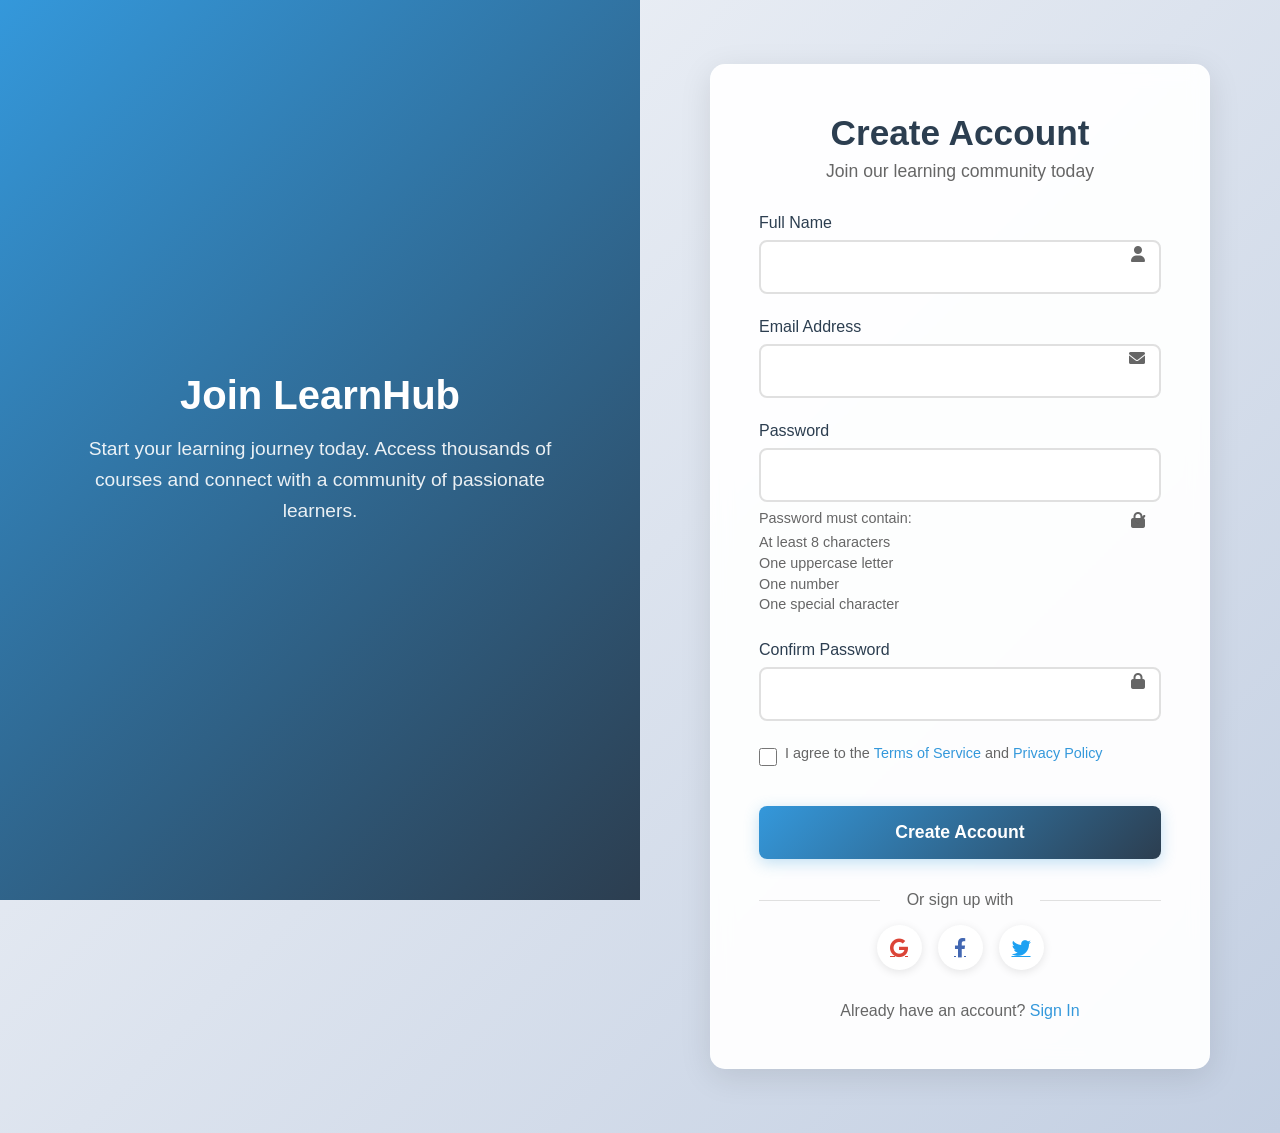
<file: register.html>
<!DOCTYPE html>
<html lang="en">
<head>
    <meta charset="UTF-8">
    <meta name="viewport" content="width=device-width, initial-scale=1.0">
    <title>Register - LearnHub</title>
    <link rel="stylesheet" href="https://cdnjs.cloudflare.com/ajax/libs/font-awesome/6.0.0/css/all.min.css">
    <style>
        * {
            margin: 0;
            padding: 0;
            box-sizing: border-box;
            font-family: 'Segoe UI', Tahoma, Geneva, Verdana, sans-serif;
        }

        body {
            min-height: 100vh;
            background: linear-gradient(135deg, #f5f7fa 0%, #c3cfe2 100%);
        }

        .container {
            display: flex;
            min-height: 100vh;
        }

        .left-column {
            flex: 1;
            display: flex;
            align-items: center;
            justify-content: center;
            padding: 2rem;
            background: linear-gradient(135deg, #3498db 0%, #2c3e50 100%);
            color: white;
            position: sticky;
            top: 0;
            height: 100vh;
        }

        .left-content {
            max-width: 500px;
            text-align: center;
        }

        .left-content h1 {
            font-size: 2.5rem;
            margin-bottom: 1rem;
        }

        .left-content p {
            font-size: 1.2rem;
            line-height: 1.6;
            opacity: 0.9;
        }

        .right-column {
            flex: 1;
            display: flex;
            align-items: center;
            justify-content: center;
            padding: 2rem;
            overflow-y: auto;
        }

        .auth-box {
            background: rgba(255, 255, 255, 0.95);
            padding: 3rem;
            border-radius: 15px;
            box-shadow: 0 8px 32px rgba(0, 0, 0, 0.1);
            width: 100%;
            max-width: 500px;
            backdrop-filter: blur(10px);
            border: 1px solid rgba(255, 255, 255, 0.2);
            margin: 2rem 0;
        }

        .auth-header {
            text-align: center;
            margin-bottom: 2rem;
        }

        .auth-header h1 {
            color: #2c3e50;
            font-size: 2.2rem;
            margin-bottom: 0.5rem;
        }

        .auth-header p {
            color: #666;
            font-size: 1.1rem;
        }

        .auth-form {
            display: flex;
            flex-direction: column;
            gap: 1.5rem;
        }

        .form-group {
            position: relative;
        }

        .form-group label {
            display: block;
            margin-bottom: 0.5rem;
            color: #2c3e50;
            font-weight: 500;
        }

        .form-group input {
            width: 100%;
            padding: 1rem;
            border: 2px solid #e0e0e0;
            border-radius: 8px;
            font-size: 1rem;
            transition: all 0.3s ease;
            background: rgba(255, 255, 255, 0.8);
        }

        .form-group input:focus {
            outline: none;
            border-color: #3498db;
            box-shadow: 0 0 0 3px rgba(52, 152, 219, 0.1);
        }

        .form-group i {
            position: absolute;
            right: 1rem;
            top: 50%;
            transform: translateY(-50%);
            color: #666;
        }

        .password-requirements {
            margin-top: 0.5rem;
            font-size: 0.9rem;
            color: #666;
        }

        .password-requirements ul {
            list-style: none;
            padding-left: 0;
            margin-top: 0.5rem;
        }

        .password-requirements li {
            display: flex;
            align-items: center;
            gap: 0.5rem;
            margin-bottom: 0.3rem;
        }

        .password-requirements li i {
            font-size: 0.8rem;
            color: #666;
        }

        .terms {
            display: flex;
            align-items: flex-start;
            gap: 0.5rem;
            margin-bottom: 1rem;
        }

        .terms input[type="checkbox"] {
            margin-top: 0.2rem;
            width: 18px;
            height: 18px;
            accent-color: #3498db;
        }

        .terms label {
            font-size: 0.9rem;
            color: #666;
        }

        .terms a {
            color: #3498db;
            text-decoration: none;
            font-weight: 500;
        }

        .terms a:hover {
            text-decoration: underline;
        }

        .auth-btn {
            padding: 1rem;
            border: none;
            border-radius: 8px;
            font-size: 1.1rem;
            font-weight: 600;
            cursor: pointer;
            transition: all 0.3s ease;
            background: linear-gradient(135deg, #3498db, #2c3e50);
            color: white;
            box-shadow: 0 4px 15px rgba(52, 152, 219, 0.3);
        }

        .auth-btn:hover {
            transform: translateY(-2px);
            box-shadow: 0 6px 20px rgba(52, 152, 219, 0.4);
        }

        .social-login {
            margin-top: 2rem;
            text-align: center;
        }

        .social-login p {
            color: #666;
            margin-bottom: 1rem;
            position: relative;
        }

        .social-login p::before,
        .social-login p::after {
            content: '';
            position: absolute;
            top: 50%;
            width: 30%;
            height: 1px;
            background: #e0e0e0;
        }

        .social-login p::before {
            left: 0;
        }

        .social-login p::after {
            right: 0;
        }

        .social-icons {
            display: flex;
            justify-content: center;
            gap: 1rem;
        }

        .social-icon {
            width: 45px;
            height: 45px;
            border-radius: 50%;
            display: flex;
            align-items: center;
            justify-content: center;
            background: white;
            color: #2c3e50;
            font-size: 1.2rem;
            transition: all 0.3s ease;
            box-shadow: 0 2px 10px rgba(0, 0, 0, 0.1);
        }

        .social-icon:hover {
            transform: translateY(-3px);
            box-shadow: 0 4px 15px rgba(0, 0, 0, 0.2);
        }

        .social-icon.google {
            color: #DB4437;
        }

        .social-icon.facebook {
            color: #4267B2;
        }

        .social-icon.twitter {
            color: #1DA1F2;
        }

        .auth-footer {
            text-align: center;
            margin-top: 2rem;
            color: #666;
        }

        .auth-footer a {
            color: #3498db;
            text-decoration: none;
            font-weight: 500;
            transition: color 0.3s ease;
        }

        .auth-footer a:hover {
            color: #2980b9;
        }

        @media (max-width: 768px) {
            .container {
                flex-direction: column;
            }

            .left-column {
                display: none;
            }

            .right-column {
                padding: 1rem;
            }

            .auth-box {
                padding: 2rem;
                margin: 1rem 0;
            }
        }

        @media (max-width: 480px) {
            .right-column {
                padding: 1rem;
            }

            .auth-box {
                padding: 1.5rem;
            }

            .auth-header h1 {
                font-size: 1.8rem;
            }

            .auth-header p {
                font-size: 0.9rem;
            }

            .form-group label {
                font-size: 0.9rem;
            }

            .form-group input {
                padding: 0.8rem;
                font-size: 0.9rem;
            }

            .terms {
                flex-direction: column;
                gap: 0.5rem;
                align-items: flex-start;
            }

            .terms label {
                font-size: 0.85rem;
            }

            .password-requirements {
                font-size: 0.8rem;
            }

            .password-requirements li {
                font-size: 0.8rem;
            }

            .social-icons {
                gap: 0.8rem;
            }

            .social-icon {
                width: 40px;
                height: 40px;
                font-size: 1.1rem;
            }
        }

        /* Enhanced Footer Styles */
        .footer {
            background: linear-gradient(135deg, #1a2a3a 0%, #2c3e50 100%);
            color: white;
            padding: 4rem 2rem 2rem;
            margin-top: auto;
            position: relative;
            overflow: hidden;
        }

        .footer::before {
            content: '';
            position: absolute;
            top: 0;
            left: 0;
            right: 0;
            height: 1px;
            background: linear-gradient(90deg, transparent, rgba(52, 152, 219, 0.5), transparent);
        }

        .footer-content {
            max-width: 1200px;
            margin: 0 auto;
            display: grid;
            grid-template-columns: repeat(auto-fit, minmax(250px, 1fr));
            gap: 3rem;
            position: relative;
            z-index: 1;
        }

        .footer-section {
            position: relative;
        }

        .footer-section h3 {
            font-size: 1.5rem;
            margin-bottom: 1.5rem;
            position: relative;
            padding-bottom: 0.5rem;
            color: #3498db;
        }

        .footer-section h3::after {
            content: '';
            position: absolute;
            left: 0;
            bottom: 0;
            width: 50px;
            height: 2px;
            background: #3498db;
            transition: width 0.3s ease;
        }

        .footer-section:hover h3::after {
            width: 100px;
        }

        .footer-section p {
            color: #ecf0f1;
            line-height: 1.6;
            margin-bottom: 1.5rem;
            font-size: 0.95rem;
        }

        .footer-links {
            list-style: none;
            padding: 0;
        }

        .footer-links li {
            margin-bottom: 1rem;
            transform: translateX(0);
            transition: transform 0.3s ease;
        }

        .footer-links li:hover {
            transform: translateX(10px);
        }

        .footer-links a {
            color: #ecf0f1;
            text-decoration: none;
            transition: all 0.3s ease;
            display: flex;
            align-items: center;
            gap: 0.8rem;
            font-size: 0.95rem;
        }

        .footer-links a:hover {
            color: #3498db;
        }

        .footer-links i {
            font-size: 1rem;
            color: #3498db;
            transition: transform 0.3s ease;
        }

        .footer-links a:hover i {
            transform: scale(1.2);
        }

        .social-links {
            display: flex;
            gap: 1rem;
            margin-top: 1.5rem;
        }

        .social-links a {
            width: 45px;
            height: 45px;
            background: rgba(255, 255, 255, 0.05);
            border-radius: 50%;
            display: flex;
            align-items: center;
            justify-content: center;
            color: white;
            transition: all 0.3s ease;
            position: relative;
            overflow: hidden;
        }

        .social-links a::before {
            content: '';
            position: absolute;
            top: 0;
            left: 0;
            width: 100%;
            height: 100%;
            background: #3498db;
            transform: scale(0);
            transition: transform 0.3s ease;
            border-radius: 50%;
        }

        .social-links a:hover::before {
            transform: scale(1);
        }

        .social-links a i {
            position: relative;
            z-index: 1;
            transition: transform 0.3s ease;
        }

        .social-links a:hover i {
            transform: scale(1.2);
        }

        .newsletter {
            margin-top: 1.5rem;
        }

        .newsletter p {
            margin-bottom: 1rem;
            color: #ecf0f1;
        }

        .newsletter-form {
            display: flex;
            gap: 0.5rem;
        }

        .newsletter-form input {
            flex: 1;
            padding: 0.8rem;
            border: none;
            border-radius: 5px;
            background: rgba(255, 255, 255, 0.1);
            color: white;
            font-size: 0.9rem;
        }

        .newsletter-form input::placeholder {
            color: rgba(255, 255, 255, 0.7);
        }

        .newsletter-form button {
            padding: 0.8rem 1.5rem;
            border: none;
            border-radius: 5px;
            background: #3498db;
            color: white;
            cursor: pointer;
            transition: all 0.3s ease;
        }

        .newsletter-form button:hover {
            background: #2980b9;
            transform: translateY(-2px);
        }

        .footer-bottom {
            text-align: center;
            padding-top: 2rem;
            margin-top: 3rem;
            border-top: 1px solid rgba(255, 255, 255, 0.1);
            position: relative;
        }

        .footer-bottom::before {
            content: '';
            position: absolute;
            top: -1px;
            left: 50%;
            transform: translateX(-50%);
            width: 100px;
            height: 1px;
            background: #3498db;
        }

        .footer-bottom p {
            color: #ecf0f1;
            font-size: 0.9rem;
            margin-bottom: 0.5rem;
        }

        .footer-bottom .copyright {
            display: flex;
            justify-content: center;
            gap: 1rem;
            margin-top: 1rem;
        }

        .footer-bottom .copyright a {
            color: #3498db;
            text-decoration: none;
            font-size: 0.85rem;
            transition: color 0.3s ease;
        }

        .footer-bottom .copyright a:hover {
            color: #2980b9;
        }

        @media (max-width: 768px) {
            .footer {
                padding: 3rem 1.5rem 1.5rem;
            }

            .footer-content {
                grid-template-columns: 1fr;
                gap: 2rem;
            }

            .footer-section h3 {
                font-size: 1.3rem;
            }

            .newsletter-form {
                flex-direction: column;
            }

            .newsletter-form button {
                width: 100%;
            }
        }
    </style>
</head>
<body>
    <div class="container">
        <div class="left-column">
            <div class="left-content">
                <h1>Join LearnHub</h1>
                <p>Start your learning journey today. Access thousands of courses and connect with a community of passionate learners.</p>
            </div>
        </div>
        <div class="right-column">
            <div class="auth-box">
                <div class="auth-header">
                    <h1>Create Account</h1>
                    <p>Join our learning community today</p>
                </div>
                <form class="auth-form">
                    <div class="form-group">
                        <label for="fullname">Full Name</label>
                        <input type="text" id="fullname" name="fullname" required>
                        <i class="fas fa-user"></i>
                    </div>
                    <div class="form-group">
                        <label for="email">Email Address</label>
                        <input type="email" id="email" name="email" required>
                        <i class="fas fa-envelope"></i>
                    </div>
                    <div class="form-group">
                        <label for="password">Password</label>
                        <input type="password" id="password" name="password" required>
                        <i class="fas fa-lock"></i>
                        <div class="password-requirements">
                            <p>Password must contain:</p>
                            <ul>
                                <li><i class="fas fa-check"></i> At least 8 characters</li>
                                <li><i class="fas fa-check"></i> One uppercase letter</li>
                                <li><i class="fas fa-check"></i> One number</li>
                                <li><i class="fas fa-check"></i> One special character</li>
                            </ul>
                        </div>
                    </div>
                    <div class="form-group">
                        <label for="confirm-password">Confirm Password</label>
                        <input type="password" id="confirm-password" name="confirm-password" required>
                        <i class="fas fa-lock"></i>
                    </div>
                    <div class="terms">
                        <input type="checkbox" id="terms" name="terms" required>
                        <label for="terms">I agree to the <a href="#">Terms of Service</a> and <a href="#">Privacy Policy</a></label>
                    </div>
                    <button type="submit" class="auth-btn">Create Account</button>
                </form>
                <div class="social-login">
                    <p>Or sign up with</p>
                    <div class="social-icons">
                        <a href="#" class="social-icon google">
                            <i class="fab fa-google"></i>
                        </a>
                        <a href="#" class="social-icon facebook">
                            <i class="fab fa-facebook-f"></i>
                        </a>
                        <a href="#" class="social-icon twitter">
                            <i class="fab fa-twitter"></i>
                        </a>
                    </div>
                </div>
                <div class="auth-footer">
                    <p>Already have an account? <a href="login.html">Sign In</a></p>
                </div>
            </div>
        </div>
    </div>

   

    <script>
        // Form submission
        const form = document.querySelector('.auth-form');
        form.addEventListener('submit', function(e) {
            e.preventDefault();
            // Add form submission logic here
            alert('Registration successful!');
        });

        // Password validation
        const passwordInput = document.getElementById('password');
        const requirements = document.querySelectorAll('.password-requirements li i');

        passwordInput.addEventListener('input', function() {
            const password = this.value;
            
            // Check length
            requirements[0].className = password.length >= 8 ? 'fas fa-check' : 'fas fa-times';
            
            // Check uppercase
            requirements[1].className = /[A-Z]/.test(password) ? 'fas fa-check' : 'fas fa-times';
            
            // Check number
            requirements[2].className = /[0-9]/.test(password) ? 'fas fa-check' : 'fas fa-times';
            
            // Check special character
            requirements[3].className = /[!@#$%^&*]/.test(password) ? 'fas fa-check' : 'fas fa-times';
        });
    </script>
</body>
</html>
</file>
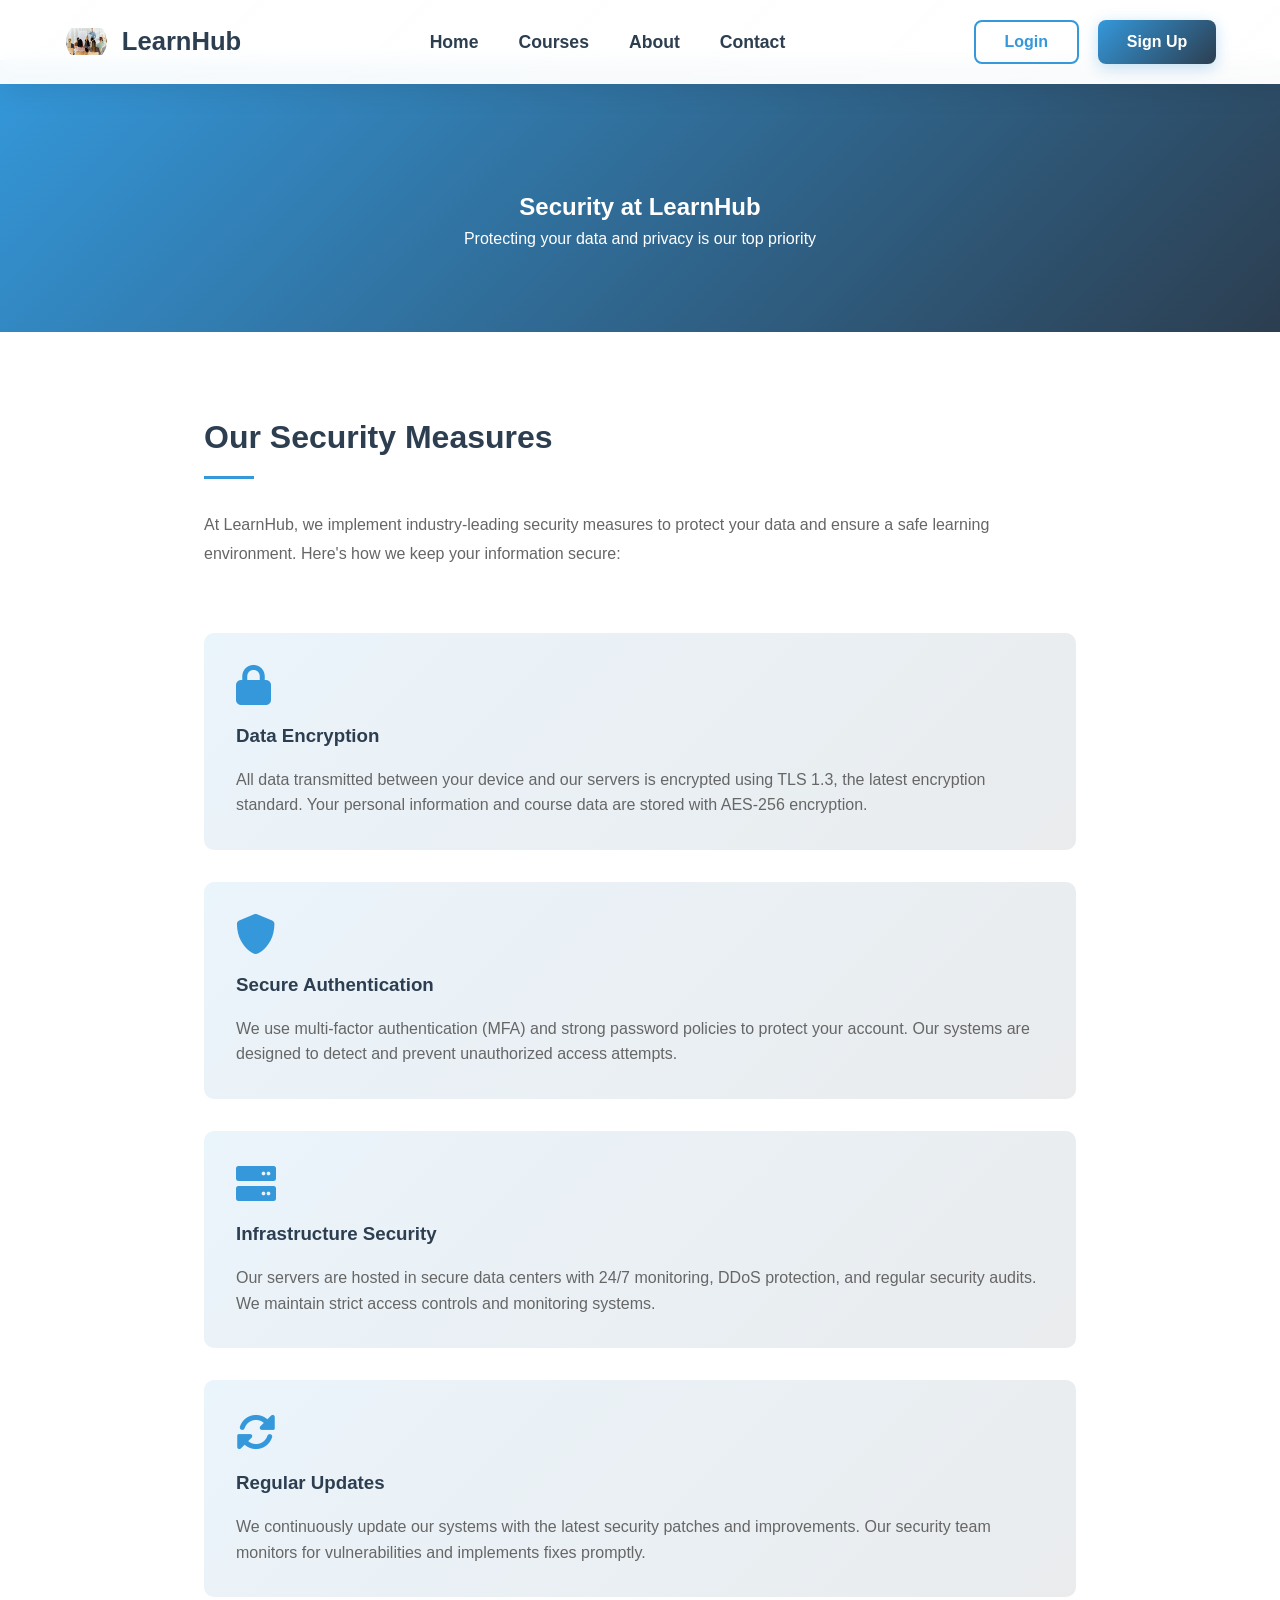
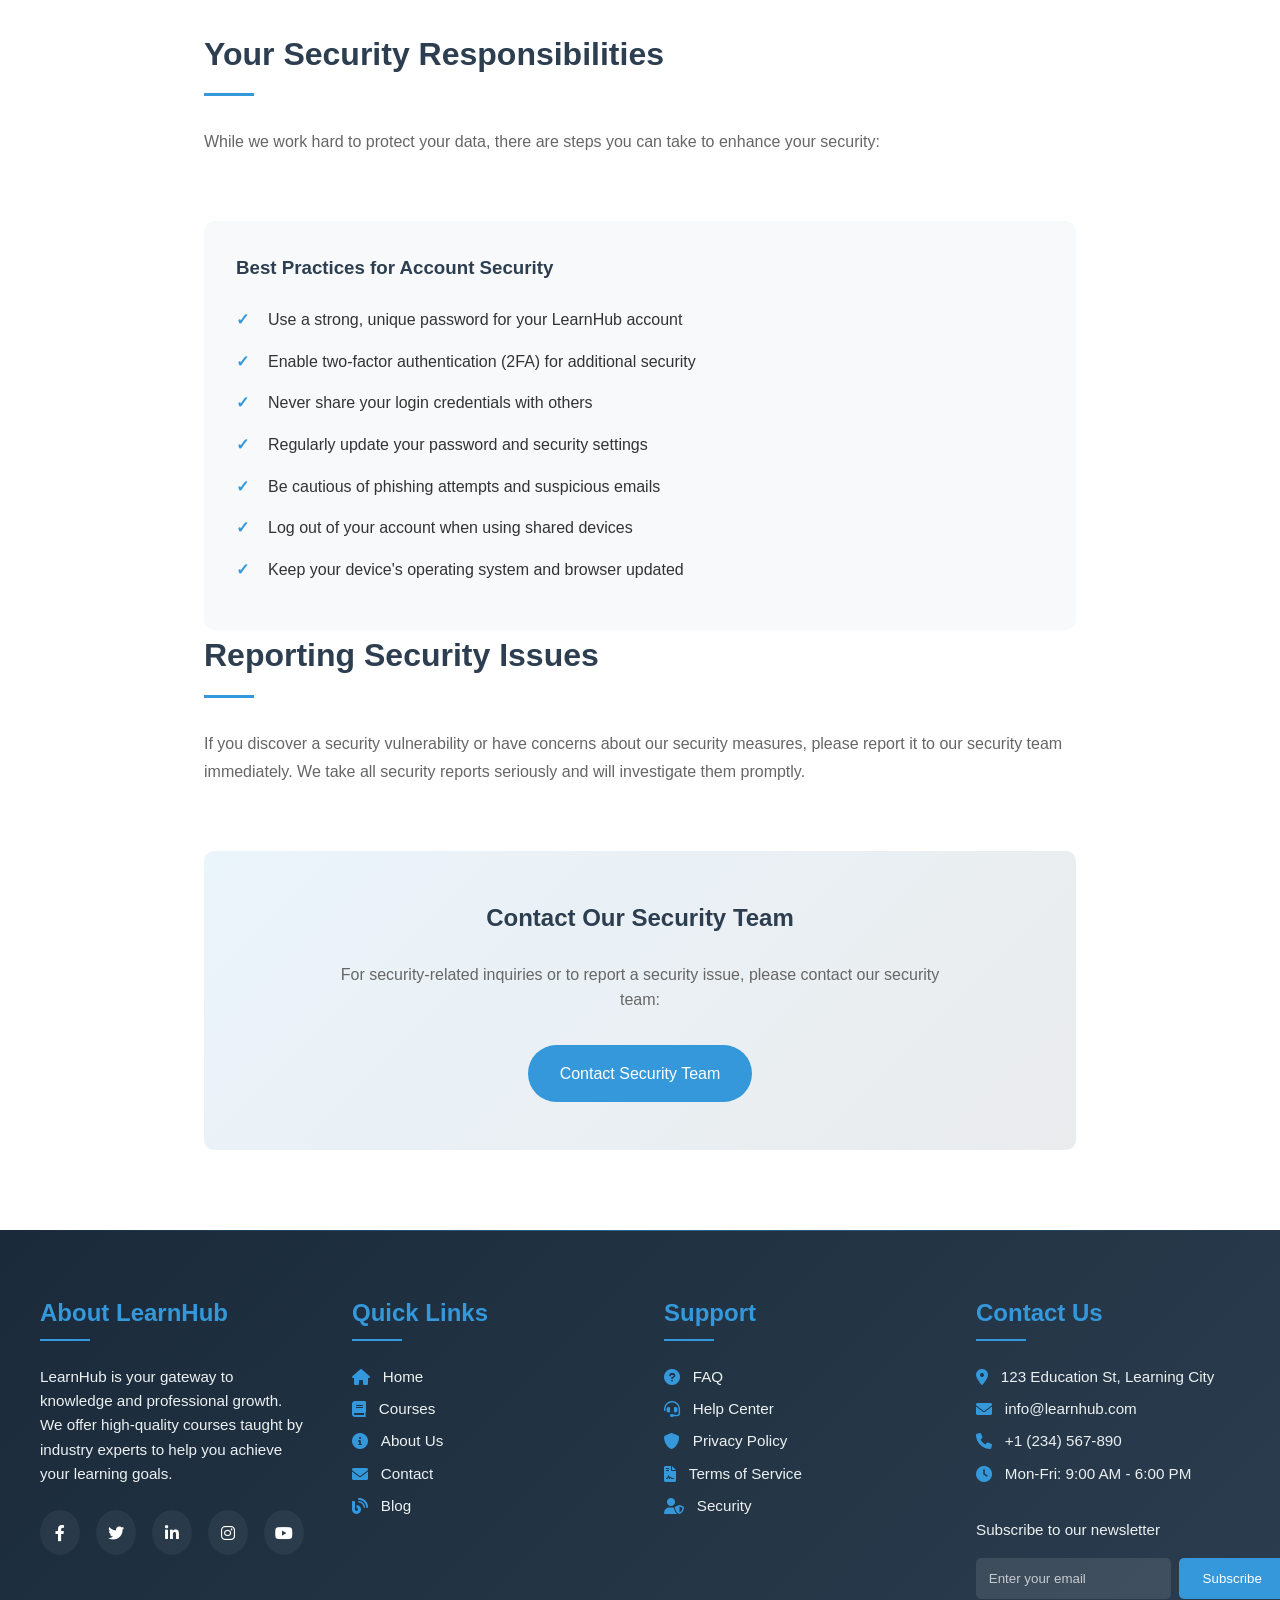
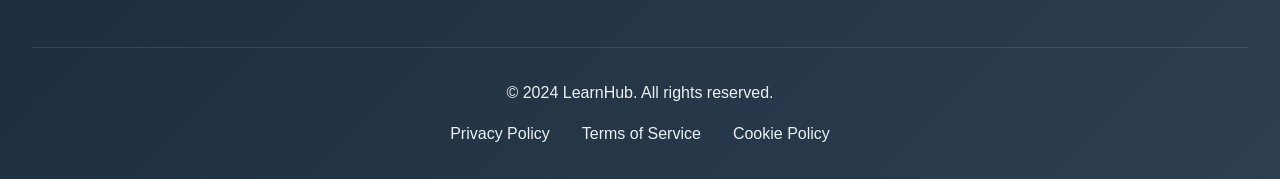
<file: security.html>
<!DOCTYPE html>
<html lang="en">
<head>
    <meta charset="UTF-8">
    <meta name="viewport" content="width=device-width, initial-scale=1.0">
    <title>Security - LearnHub</title>
    <link rel="stylesheet" href="styles.css">
    <link rel="stylesheet" href="https://cdnjs.cloudflare.com/ajax/libs/font-awesome/6.0.0/css/all.min.css">
    <style>
        .security-header {
            background: linear-gradient(135deg, #3498db, #2c3e50);
            color: white;
            padding: 8rem 5% 5rem;
            text-align: center;
            margin-top: 60px;
        }

        .security-content {
            max-width: 1000px;
            margin: 0 auto;
            padding: 5rem 5%;
        }

        .security-section {
            margin-bottom: 4rem;
        }

        .security-section h2 {
            color: #2c3e50;
            margin-bottom: 2rem;
            font-size: 2rem;
            position: relative;
            padding-bottom: 1rem;
        }

        .security-section h2::after {
            content: '';
            position: absolute;
            left: 0;
            bottom: 0;
            width: 50px;
            height: 3px;
            background: #3498db;
        }

        .security-section h3 {
            color: #2c3e50;
            margin: 2rem 0 1rem;
            font-size: 1.5rem;
        }

        .security-section p {
            color: #666;
            line-height: 1.8;
            margin-bottom: 1.5rem;
        }

        .security-section ul {
            color: #666;
            line-height: 1.8;
            margin-bottom: 1.5rem;
            padding-left: 1.5rem;
        }

        .security-section li {
            margin-bottom: 0.8rem;
        }

        .security-feature {
            background: linear-gradient(135deg, rgba(52, 152, 219, 0.1), rgba(44, 62, 80, 0.1));
            border-radius: 10px;
            padding: 2rem;
            margin-bottom: 2rem;
        }

        .security-feature i {
            font-size: 2.5rem;
            color: #3498db;
            margin-bottom: 1rem;
        }

        .security-feature h3 {
            color: #2c3e50;
            margin-bottom: 1rem;
        }

        .security-feature p {
            color: #666;
            margin-bottom: 0;
        }

        .security-tips {
            background: #f8f9fa;
            border-radius: 10px;
            padding: 2rem;
            margin-top: 3rem;
        }

        .security-tips h3 {
            color: #2c3e50;
            margin-bottom: 1.5rem;
        }

        .security-tips ul {
            list-style-type: none;
            padding-left: 0;
        }

        .security-tips li {
            margin-bottom: 1rem;
            padding-left: 2rem;
            position: relative;
        }

        .security-tips li::before {
            content: '✓';
            color: #3498db;
            position: absolute;
            left: 0;
            font-weight: bold;
        }

        .contact-security {
            background: linear-gradient(135deg, rgba(52, 152, 219, 0.1), rgba(44, 62, 80, 0.1));
            border-radius: 10px;
            padding: 3rem;
            text-align: center;
            margin-top: 4rem;
        }

        .contact-security h2 {
            color: #2c3e50;
            margin-bottom: 1.5rem;
        }

        .contact-security p {
            color: #666;
            margin-bottom: 2rem;
            max-width: 600px;
            margin-left: auto;
            margin-right: auto;
        }

        .contact-btn {
            display: inline-block;
            padding: 1rem 2rem;
            background-color: #3498db;
            color: white;
            text-decoration: none;
            border-radius: 30px;
            transition: all 0.3s;
        }

        .contact-btn:hover {
            background-color: #2980b9;
            transform: translateY(-2px);
        }

        /* Enhanced Footer Styles */
        .footer {
            background: linear-gradient(135deg, #1a2a3a 0%, #2c3e50 100%);
            color: white;
            padding: 4rem 2rem 2rem;
            margin-top: auto;
            position: relative;
            overflow: hidden;
        }

        .footer::before {
            content: '';
            position: absolute;
            top: 0;
            left: 0;
            right: 0;
            height: 1px;
            background: linear-gradient(90deg, transparent, rgba(52, 152, 219, 0.5), transparent);
        }

        .footer-content {
            max-width: 1200px;
            margin: 0 auto;
            display: grid;
            grid-template-columns: repeat(auto-fit, minmax(250px, 1fr));
            gap: 3rem;
            position: relative;
            z-index: 1;
        }

        .footer-section {
            position: relative;
        }

        .footer-section h3 {
            font-size: 1.5rem;
            margin-bottom: 1.5rem;
            position: relative;
            padding-bottom: 0.5rem;
            color: #3498db;
        }

        .footer-section h3::after {
            content: '';
            position: absolute;
            left: 0;
            bottom: 0;
            width: 50px;
            height: 2px;
            background: #3498db;
            transition: width 0.3s ease;
        }

        .footer-section:hover h3::after {
            width: 100px;
        }

        .footer-section p {
            color: #ecf0f1;
            line-height: 1.6;
            margin-bottom: 1.5rem;
            font-size: 0.95rem;
        }

        .footer-links {
            list-style: none;
            padding: 0;
        }

        .footer-links li {
            margin-bottom: 1rem;
            transform: translateX(0);
            transition: transform 0.3s ease;
        }

        .footer-links li:hover {
            transform: translateX(10px);
        }

        .footer-links a {
            color: #ecf0f1;
            text-decoration: none;
            transition: all 0.3s ease;
            display: flex;
            align-items: center;
            gap: 0.8rem;
            font-size: 0.95rem;
        }

        .footer-links a:hover {
            color: #3498db;
        }

        .footer-links i {
            font-size: 1rem;
            color: #3498db;
            transition: transform 0.3s ease;
        }

        .footer-links a:hover i {
            transform: scale(1.2);
        }

        .social-links {
            display: flex;
            gap: 1rem;
            margin-top: 1.5rem;
        }

        .social-links a {
            width: 45px;
            height: 45px;
            background: rgba(255, 255, 255, 0.05);
            border-radius: 50%;
            display: flex;
            align-items: center;
            justify-content: center;
            color: white;
            transition: all 0.3s ease;
            position: relative;
            overflow: hidden;
        }

        .social-links a::before {
            content: '';
            position: absolute;
            top: 0;
            left: 0;
            width: 100%;
            height: 100%;
            background: #3498db;
            transform: scale(0);
            transition: transform 0.3s ease;
            border-radius: 50%;
        }

        .social-links a:hover::before {
            transform: scale(1);
        }

        .social-links a:hover i {
            color: white;
            z-index: 1;
        }

        .newsletter {
            margin-top: 2rem;
        }

        .newsletter p {
            margin-bottom: 1rem;
        }

        .newsletter-form {
            display: flex;
            gap: 0.5rem;
        }

        .newsletter-form input {
            flex: 1;
            padding: 0.8rem;
            border: none;
            border-radius: 5px;
            background: rgba(255, 255, 255, 0.1);
            color: white;
        }

        .newsletter-form input::placeholder {
            color: rgba(255, 255, 255, 0.7);
        }

        .newsletter-form button {
            padding: 0.8rem 1.5rem;
            background: #3498db;
            color: white;
            border: none;
            border-radius: 5px;
            cursor: pointer;
            transition: all 0.3s ease;
        }

        .newsletter-form button:hover {
            background: #2980b9;
            transform: translateY(-2px);
        }

        .footer-bottom {
            text-align: center;
            margin-top: 3rem;
            padding-top: 2rem;
            border-top: 1px solid rgba(255, 255, 255, 0.1);
        }

        .footer-bottom p {
            color: #ecf0f1;
            margin-bottom: 1rem;
        }

        .copyright {
            display: flex;
            justify-content: center;
            gap: 2rem;
        }

        .copyright a {
            color: #ecf0f1;
            text-decoration: none;
            transition: color 0.3s ease;
        }

        .copyright a:hover {
            color: #3498db;
        }

        @media (max-width: 768px) {
            .security-content {
                padding: 3rem 5%;
            }

            .security-section h2 {
                font-size: 1.8rem;
            }

            .security-section h3 {
                font-size: 1.3rem;
            }

            .security-feature {
                padding: 1.5rem;
            }

            .footer-content {
                grid-template-columns: 1fr;
                gap: 2rem;
            }

            .newsletter-form {
                flex-direction: column;
            }

            .copyright {
                flex-direction: column;
                gap: 1rem;
            }
        }
    </style>
</head>
<body>
    <nav class="navbar">
        <div class="logo">
            <img src="images/istockphoto-2198836359-612x612.webp" alt="LearnHub Logo" class="logo-img">
            LearnHub
        </div>
        <button class="menu-btn">
            <i class="fas fa-bars"></i>
        </button>
        <ul class="nav-links">
            <li><a href="index.html">Home</a></li>
            <li><a href="courses.html">Courses</a></li>
            <li><a href="about.html">About</a></li>
            <li><a href="contact.html">Contact</a></li>
        </ul>
        <div class="auth-buttons">
            <button class="login-btn">Login</button>
            <button class="signup-btn">Sign Up</button>
        </div>
    </nav>

    <section class="security-header">
        <h1>Security at LearnHub</h1>
        <p>Protecting your data and privacy is our top priority</p>
    </section>

    <div class="security-content">
        <div class="security-section">
            <h2>Our Security Measures</h2>
            <p>At LearnHub, we implement industry-leading security measures to protect your data and ensure a safe learning environment. Here's how we keep your information secure:</p>
        </div>

        <div class="security-feature">
            <i class="fas fa-lock"></i>
            <h3>Data Encryption</h3>
            <p>All data transmitted between your device and our servers is encrypted using TLS 1.3, the latest encryption standard. Your personal information and course data are stored with AES-256 encryption.</p>
        </div>

        <div class="security-feature">
            <i class="fas fa-shield-alt"></i>
            <h3>Secure Authentication</h3>
            <p>We use multi-factor authentication (MFA) and strong password policies to protect your account. Our systems are designed to detect and prevent unauthorized access attempts.</p>
        </div>

        <div class="security-feature">
            <i class="fas fa-server"></i>
            <h3>Infrastructure Security</h3>
            <p>Our servers are hosted in secure data centers with 24/7 monitoring, DDoS protection, and regular security audits. We maintain strict access controls and monitoring systems.</p>
        </div>

        <div class="security-feature">
            <i class="fas fa-sync-alt"></i>
            <h3>Regular Updates</h3>
            <p>We continuously update our systems with the latest security patches and improvements. Our security team monitors for vulnerabilities and implements fixes promptly.</p>
        </div>

        <div class="security-section">
            <h2>Your Security Responsibilities</h2>
            <p>While we work hard to protect your data, there are steps you can take to enhance your security:</p>
        </div>

        <div class="security-tips">
            <h3>Best Practices for Account Security</h3>
            <ul>
                <li>Use a strong, unique password for your LearnHub account</li>
                <li>Enable two-factor authentication (2FA) for additional security</li>
                <li>Never share your login credentials with others</li>
                <li>Regularly update your password and security settings</li>
                <li>Be cautious of phishing attempts and suspicious emails</li>
                <li>Log out of your account when using shared devices</li>
                <li>Keep your device's operating system and browser updated</li>
            </ul>
        </div>

        <div class="security-section">
            <h2>Reporting Security Issues</h2>
            <p>If you discover a security vulnerability or have concerns about our security measures, please report it to our security team immediately. We take all security reports seriously and will investigate them promptly.</p>
        </div>

        <div class="contact-security">
            <h2>Contact Our Security Team</h2>
            <p>For security-related inquiries or to report a security issue, please contact our security team:</p>
            <a href="mailto:security@learnhub.com" class="contact-btn">Contact Security Team</a>
        </div>
    </div>

    <footer class="footer">
        <div class="footer-content">
            <div class="footer-section">
                <h3>About LearnHub</h3>
                <p>LearnHub is your gateway to knowledge and professional growth. We offer high-quality courses taught by industry experts to help you achieve your learning goals.</p>
                <div class="social-links">
                    <a href="https://facebook.com/learnhub" target="_blank"><i class="fab fa-facebook-f"></i></a>
                    <a href="https://twitter.com/learnhub" target="_blank"><i class="fab fa-twitter"></i></a>
                    <a href="https://linkedin.com/company/learnhub" target="_blank"><i class="fab fa-linkedin-in"></i></a>
                    <a href="https://instagram.com/learnhub" target="_blank"><i class="fab fa-instagram"></i></a>
                    <a href="https://youtube.com/learnhub" target="_blank"><i class="fab fa-youtube"></i></a>
                </div>
            </div>
            <div class="footer-section">
                <h3>Quick Links</h3>
                <ul class="footer-links">
                    <li><a href="index.html"><i class="fas fa-home"></i> Home</a></li>
                    <li><a href="courses.html"><i class="fas fa-book"></i> Courses</a></li>
                    <li><a href="about.html"><i class="fas fa-info-circle"></i> About Us</a></li>
                    <li><a href="contact.html"><i class="fas fa-envelope"></i> Contact</a></li>
                    <li><a href="blog.html"><i class="fas fa-blog"></i> Blog</a></li>
                </ul>
            </div>
            <div class="footer-section">
                <h3>Support</h3>
                <ul class="footer-links">
                    <li><a href="faq.html"><i class="fas fa-question-circle"></i> FAQ</a></li>
                    <li><a href="help.html"><i class="fas fa-headset"></i> Help Center</a></li>
                    <li><a href="privacy.html"><i class="fas fa-shield-alt"></i> Privacy Policy</a></li>
                    <li><a href="terms.html"><i class="fas fa-file-contract"></i> Terms of Service</a></li>
                    <li><a href="security.html"><i class="fas fa-user-shield"></i> Security</a></li>
                </ul>
            </div>
            <div class="footer-section">
                <h3>Contact Us</h3>
                <ul class="footer-links">
                    <li><a href="https://maps.google.com/?q=123+Education+St,+Learning+City" target="_blank"><i class="fas fa-map-marker-alt"></i> 123 Education St, Learning City</a></li>
                    <li><a href="mailto:info@learnhub.com"><i class="fas fa-envelope"></i> info@learnhub.com</a></li>
                    <li><a href="tel:+1234567890"><i class="fas fa-phone"></i> +1 (234) 567-890</a></li>
                    <li><a href="contact.html#hours"><i class="fas fa-clock"></i> Mon-Fri: 9:00 AM - 6:00 PM</a></li>
                </ul>
                <div class="newsletter">
                    <p>Subscribe to our newsletter</p>
                    <form class="newsletter-form" action="subscribe.php" method="POST">
                        <input type="email" name="email" placeholder="Enter your email" required>
                        <button type="submit">Subscribe</button>
                    </form>
                </div>
            </div>
        </div>
        <div class="footer-bottom">
            <p>&copy; 2024 LearnHub. All rights reserved.</p>
            <div class="copyright">
                <a href="privacy.html">Privacy Policy</a>
                <a href="terms.html">Terms of Service</a>
                <a href="cookies.html">Cookie Policy</a>
            </div>
        </div>
    </footer>

    <script>
        // Navbar scroll effect
        window.addEventListener('scroll', function() {
            const navbar = document.querySelector('.navbar');
            if (window.scrollY > 50) {
                navbar.classList.add('scrolled');
            } else {
                navbar.classList.remove('scrolled');
            }
        });

        // Mobile menu toggle
        const menuBtn = document.querySelector('.menu-btn');
        const navLinks = document.querySelector('.nav-links');

        menuBtn.addEventListener('click', function() {
            navLinks.classList.toggle('active');
            menuBtn.innerHTML = navLinks.classList.contains('active') ? 
                '<i class="fas fa-times"></i>' : 
                '<i class="fas fa-bars"></i>';
        });

        // Close mobile menu when clicking outside
        document.addEventListener('click', function(event) {
            if (!navLinks.contains(event.target) && !menuBtn.contains(event.target)) {
                navLinks.classList.remove('active');
                menuBtn.innerHTML = '<i class="fas fa-bars"></i>';
            }
        });
    </script>
</body>
</html>
</file>
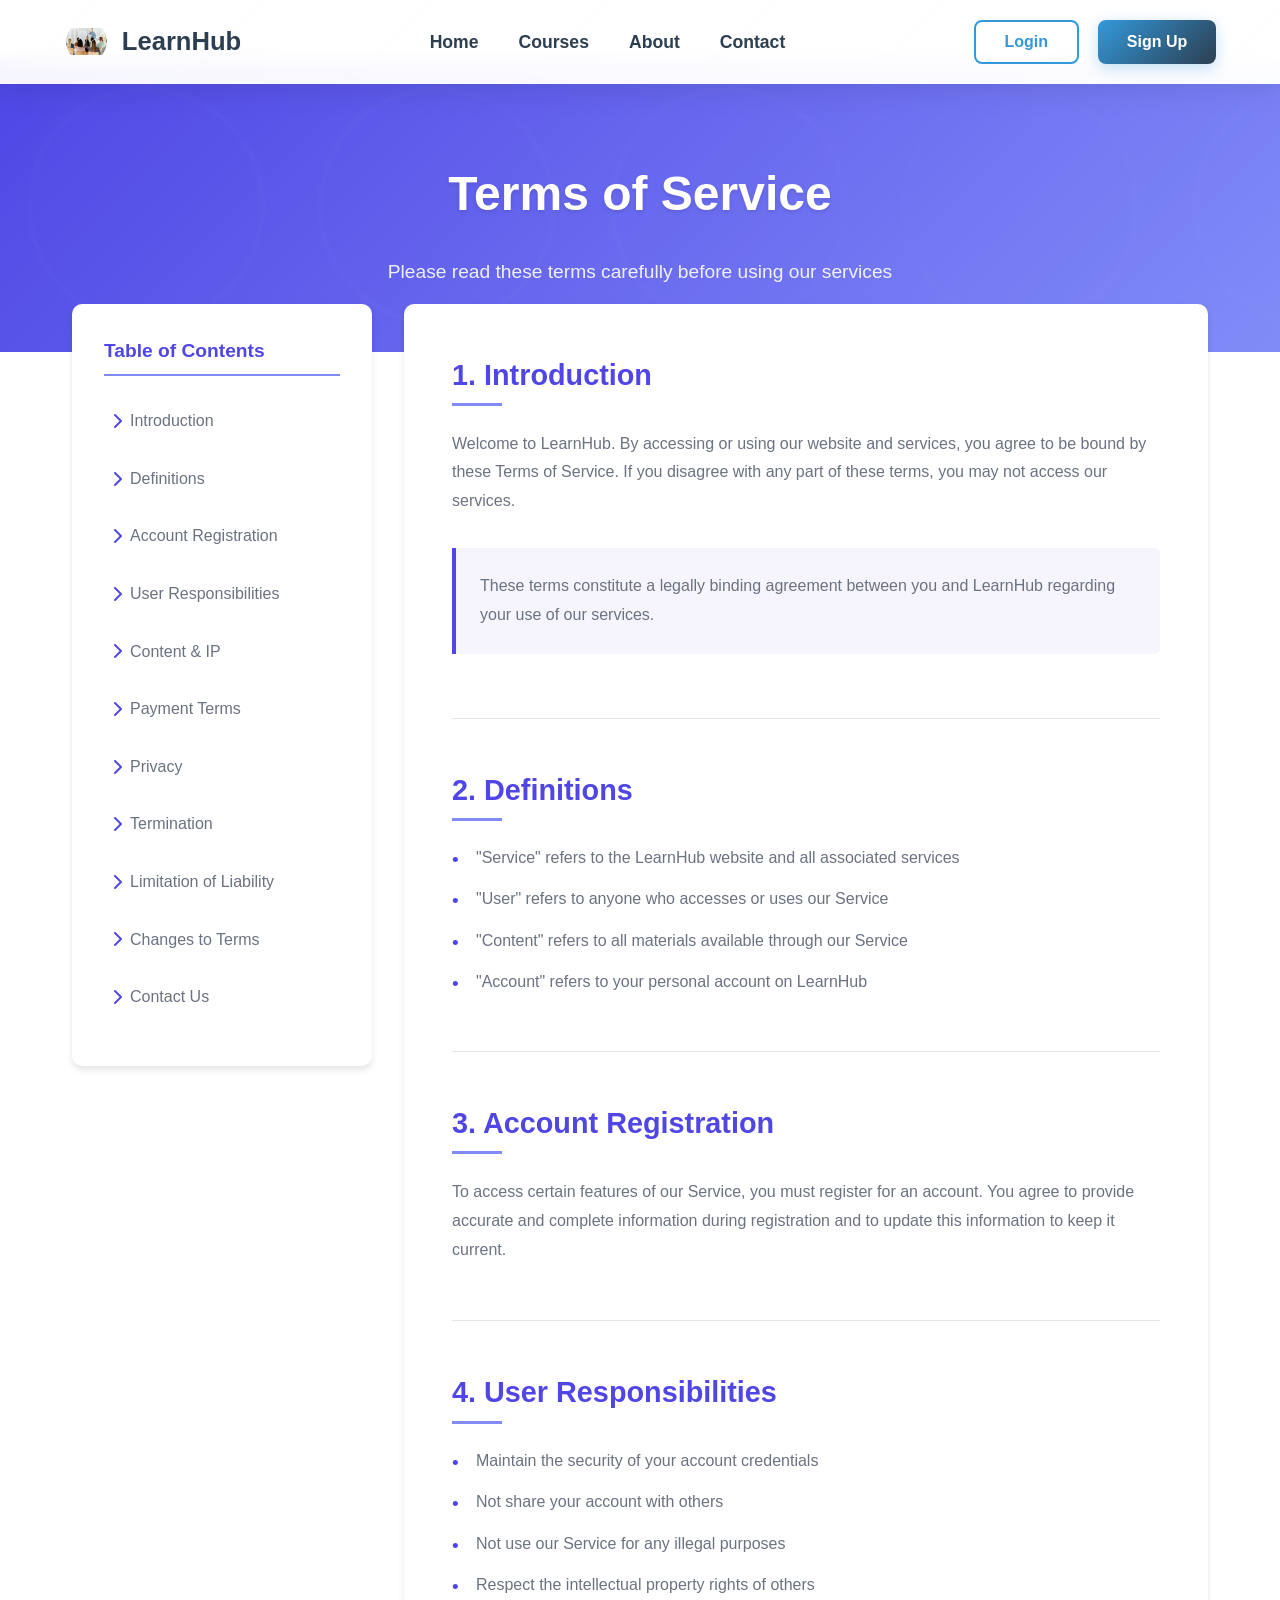
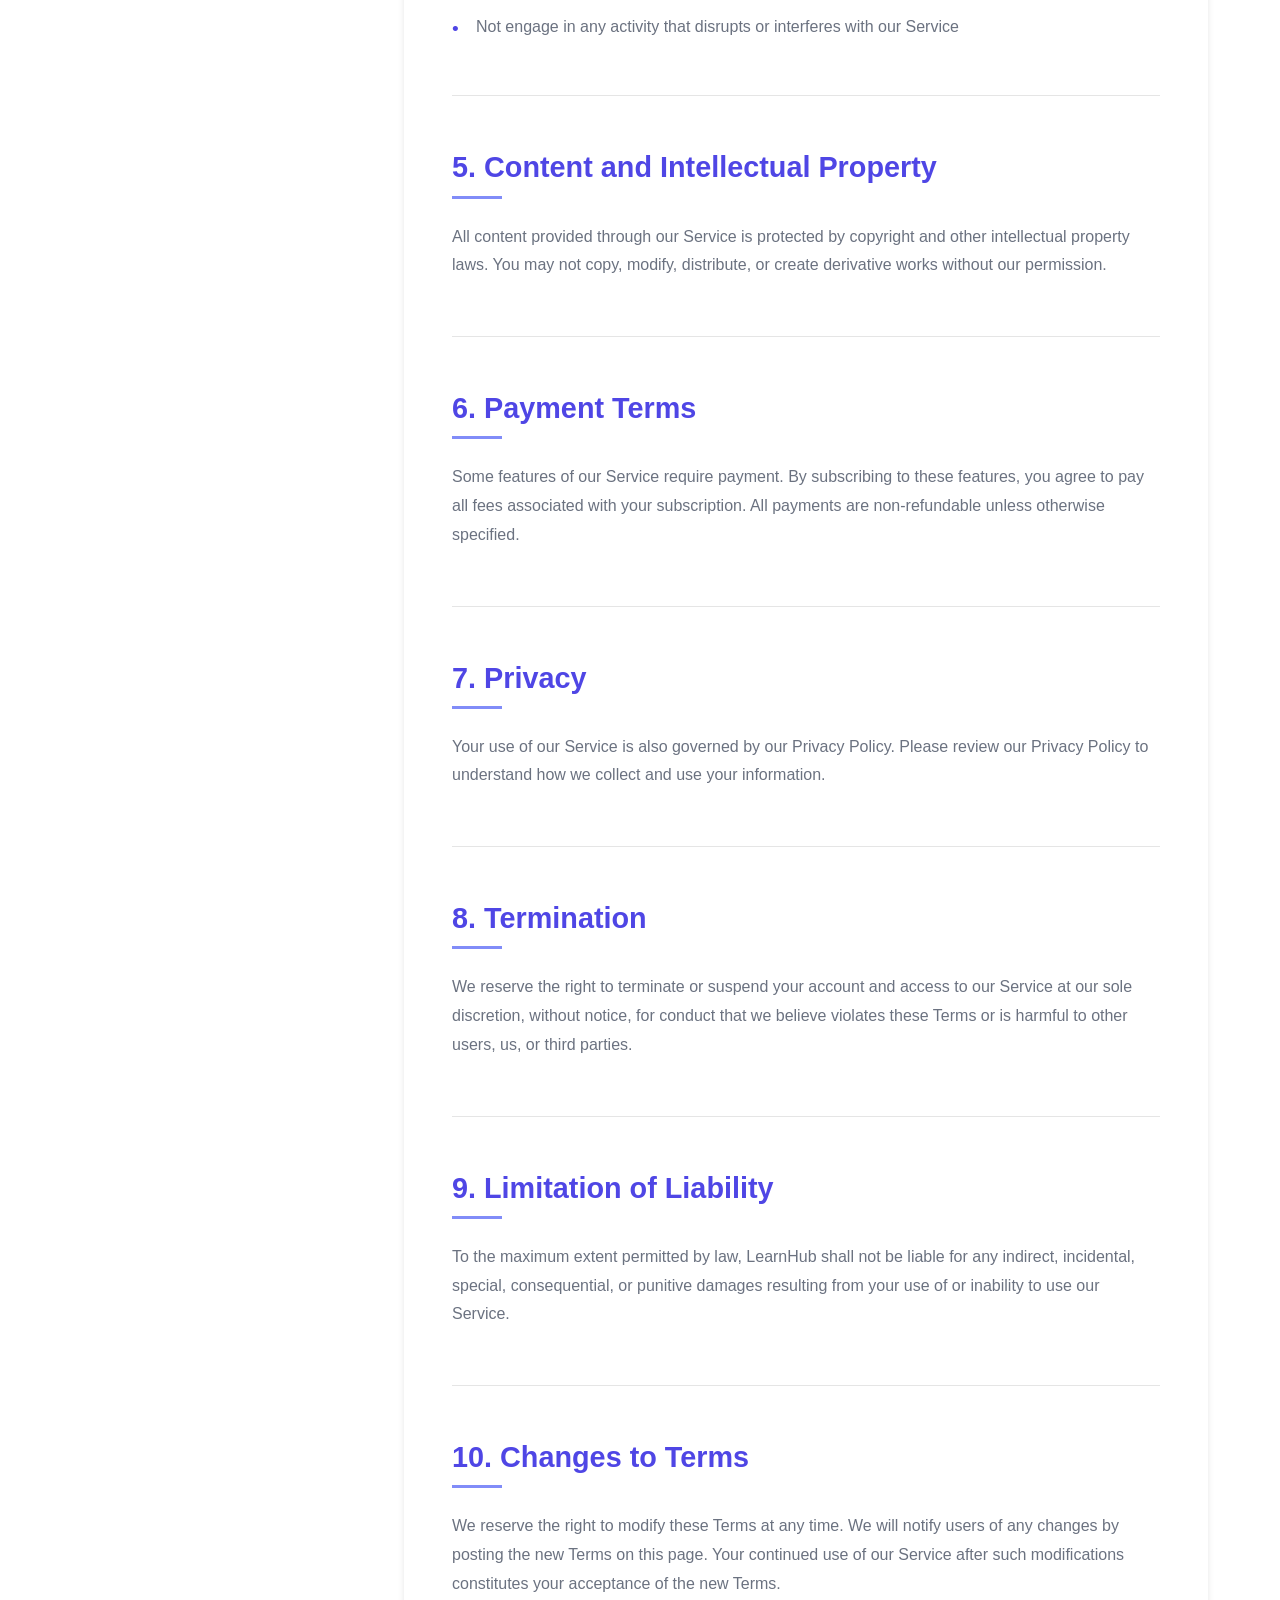
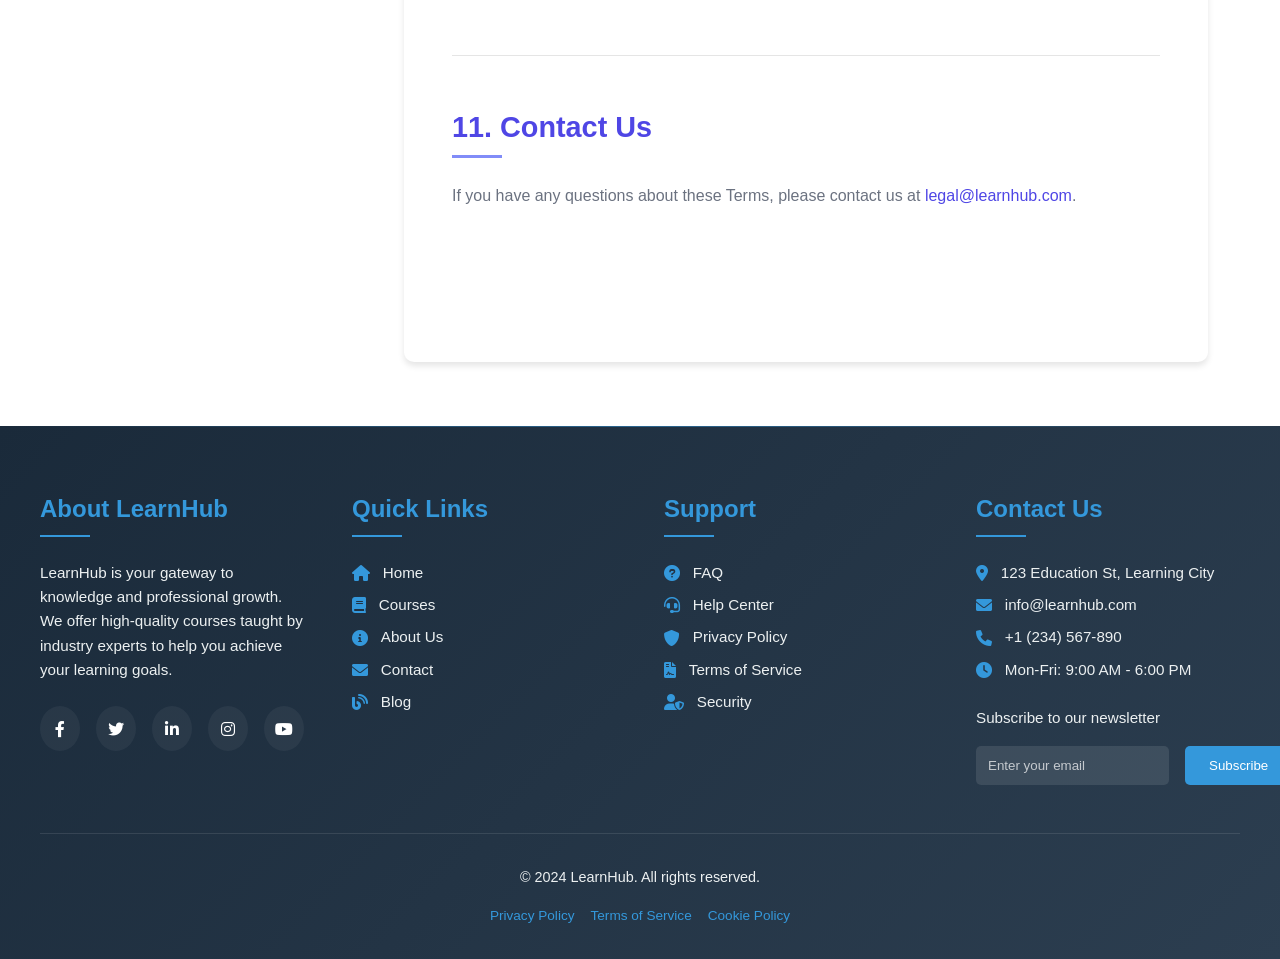
<file: terms.html>
<!DOCTYPE html>
<html lang="en">
<head>
    <meta charset="UTF-8">
    <meta name="viewport" content="width=device-width, initial-scale=1.0">
    <title>Terms of Service - LearnHub</title>
    <link rel="stylesheet" href="styles.css">
    <link rel="stylesheet" href="https://cdnjs.cloudflare.com/ajax/libs/font-awesome/6.0.0/css/all.min.css">
    <style>
        /* Additional styles specific to terms page */
        .header {
            background: linear-gradient(135deg, #4f46e5, #818cf8);
            color: white;
            padding: 6rem 2rem 4rem;
            text-align: center;
            position: relative;
            overflow: hidden;
            margin-top: 60px;
        }

        .header::before {
            content: '';
            position: absolute;
            top: 0;
            left: 0;
            right: 0;
            bottom: 0;
            background: url('data:image/svg+xml,<svg xmlns="http://www.w3.org/2000/svg" viewBox="0 0 100 100"><circle cx="50" cy="50" r="40" fill="none" stroke="rgba(255,255,255,0.1)" stroke-width="2"/></svg>') repeat;
            opacity: 0.1;
        }

        .header h1 {
            font-size: 3rem;
            margin-bottom: 1.5rem;
            position: relative;
            text-shadow: 0 2px 4px rgba(0,0,0,0.1);
        }

        .header p {
            font-size: 1.2rem;
            opacity: 0.9;
            max-width: 600px;
            margin: 0 auto;
            position: relative;
        }

        .container {
            max-width: 1200px;
            margin: -3rem auto 0;
            padding: 0 2rem;
            position: relative;
            z-index: 1;
        }

        .terms-grid {
            display: grid;
            grid-template-columns: 300px 1fr;
            gap: 2rem;
            margin-bottom: 4rem;
        }

        .terms-nav {
            background: white;
            border-radius: 10px;
            padding: 2rem;
            box-shadow: 0 4px 6px rgba(0, 0, 0, 0.1);
            height: fit-content;
            position: sticky;
            top: 100px;
        }

        .terms-nav h3 {
            color: #4f46e5;
            font-size: 1.2rem;
            margin-bottom: 1.5rem;
            padding-bottom: 0.5rem;
            border-bottom: 2px solid #818cf8;
        }

        .terms-nav ul {
            list-style: none;
        }

        .terms-nav li {
            margin-bottom: 1rem;
        }

        .terms-nav a {
            color: #6b7280;
            text-decoration: none;
            display: flex;
            align-items: center;
            padding: 0.5rem;
            border-radius: 5px;
            transition: all 0.3s ease;
        }

        .terms-nav a i {
            margin-right: 0.5rem;
            color: #4f46e5;
            transition: transform 0.3s ease;
        }

        .terms-nav a:hover {
            background: rgba(79, 70, 229, 0.1);
            color: #4f46e5;
        }

        .terms-nav a:hover i {
            transform: translateX(5px);
        }

        .terms-content {
            background: white;
            border-radius: 10px;
            padding: 3rem;
            box-shadow: 0 4px 6px rgba(0, 0, 0, 0.1);
        }

        .terms-section {
            margin-bottom: 3rem;
            padding-bottom: 2rem;
            border-bottom: 1px solid rgba(0, 0, 0, 0.1);
        }

        .terms-section:last-child {
            border-bottom: none;
        }

        .terms-section h2 {
            color: #4f46e5;
            font-size: 1.8rem;
            margin-bottom: 1.5rem;
            position: relative;
            padding-bottom: 0.5rem;
        }

        .terms-section h2::after {
            content: '';
            position: absolute;
            left: 0;
            bottom: 0;
            width: 50px;
            height: 3px;
            background: #818cf8;
        }

        .terms-section p {
            color: #6b7280;
            margin-bottom: 1.5rem;
            line-height: 1.8;
        }

        .terms-section ul {
            list-style: none;
            margin-bottom: 1.5rem;
        }

        .terms-section li {
            color: #6b7280;
            margin-bottom: 1rem;
            padding-left: 1.5rem;
            position: relative;
        }

        .terms-section li::before {
            content: '•';
            color: #4f46e5;
            position: absolute;
            left: 0;
            font-size: 1.2rem;
        }

        .terms-section a {
            color: #4f46e5;
            text-decoration: none;
            transition: color 0.3s ease;
        }

        .terms-section a:hover {
            color: #818cf8;
        }

        .highlight-box {
            background: rgba(79, 70, 229, 0.05);
            border-left: 4px solid #4f46e5;
            padding: 1.5rem;
            margin: 2rem 0;
            border-radius: 0 5px 5px 0;
        }

        .highlight-box p {
            margin-bottom: 0;
        }

        @media (max-width: 1024px) {
            .terms-grid {
                grid-template-columns: 1fr;
            }

            .terms-nav {
                position: static;
                margin-bottom: 2rem;
            }
        }

        @media (max-width: 768px) {
            .header {
                padding: 4rem 1rem;
            }

            .header h1 {
                font-size: 2.5rem;
            }

            .container {
                padding: 0 1rem;
            }

            .terms-content {
                padding: 2rem 1rem;
            }
        }

        /* Enhanced Footer Styles */
        .footer {
            background: linear-gradient(135deg, #1a2a3a 0%, #2c3e50 100%);
            color: white;
            padding: 4rem 2rem 2rem;
            margin-top: auto;
            position: relative;
            overflow: hidden;
        }

        .footer::before {
            content: '';
            position: absolute;
            top: 0;
            left: 0;
            right: 0;
            height: 1px;
            background: linear-gradient(90deg, transparent, rgba(52, 152, 219, 0.5), transparent);
        }

        .footer-content {
            max-width: 1200px;
            margin: 0 auto;
            display: grid;
            grid-template-columns: repeat(auto-fit, minmax(250px, 1fr));
            gap: 3rem;
            position: relative;
            z-index: 1;
        }

        .footer-section {
            position: relative;
        }

        .footer-section h3 {
            font-size: 1.5rem;
            margin-bottom: 1.5rem;
            position: relative;
            padding-bottom: 0.5rem;
            color: #3498db;
        }

        .footer-section h3::after {
            content: '';
            position: absolute;
            left: 0;
            bottom: 0;
            width: 50px;
            height: 2px;
            background: #3498db;
            transition: width 0.3s ease;
        }

        .footer-section:hover h3::after {
            width: 100px;
        }

        .footer-section p {
            color: #ecf0f1;
            line-height: 1.6;
            margin-bottom: 1.5rem;
            font-size: 0.95rem;
        }

        .footer-links {
            list-style: none;
            padding: 0;
        }

        .footer-links li {
            margin-bottom: 1rem;
            transform: translateX(0);
            transition: transform 0.3s ease;
        }

        .footer-links li:hover {
            transform: translateX(10px);
        }

        .footer-links a {
            color: #ecf0f1;
            text-decoration: none;
            transition: all 0.3s ease;
            display: flex;
            align-items: center;
            gap: 0.8rem;
            font-size: 0.95rem;
        }

        .footer-links a:hover {
            color: #3498db;
        }

        .footer-links i {
            font-size: 1rem;
            color: #3498db;
            transition: transform 0.3s ease;
        }

        .footer-links a:hover i {
            transform: scale(1.2);
        }

        .social-links {
            display: flex;
            gap: 1rem;
            margin-top: 1.5rem;
        }

        .social-links a {
            width: 45px;
            height: 45px;
            background: rgba(255, 255, 255, 0.05);
            border-radius: 50%;
            display: flex;
            align-items: center;
            justify-content: center;
            color: white;
            transition: all 0.3s ease;
            position: relative;
            overflow: hidden;
        }

        .social-links a::before {
            content: '';
            position: absolute;
            top: 0;
            left: 0;
            width: 100%;
            height: 100%;
            background: #3498db;
            transform: scale(0);
            transition: transform 0.3s ease;
            border-radius: 50%;
        }

        .social-links a:hover::before {
            transform: scale(1);
        }

        .social-links a:hover {
            color: white;
        }

        .social-links a i {
            position: relative;
            z-index: 1;
        }

        .newsletter {
            margin-top: 1.5rem;
        }

        .newsletter p {
            margin-bottom: 1rem;
        }

        .newsletter-form {
            display: flex;
            gap: 1rem;
        }

        .newsletter-form input {
            flex: 1;
            padding: 0.75rem;
            border: none;
            border-radius: 5px;
            background: rgba(255, 255, 255, 0.1);
            color: white;
        }

        .newsletter-form input::placeholder {
            color: rgba(255, 255, 255, 0.7);
        }

        .newsletter-form button {
            background: #3498db;
            color: white;
            border: none;
            padding: 0.75rem 1.5rem;
            border-radius: 5px;
            cursor: pointer;
            font-weight: 500;
            transition: all 0.3s ease;
        }

        .newsletter-form button:hover {
            background: #2980b9;
            transform: translateY(-2px);
        }

        .footer-bottom {
            max-width: 1200px;
            margin: 3rem auto 0;
            padding-top: 2rem;
            border-top: 1px solid rgba(255, 255, 255, 0.1);
            text-align: center;
        }

        .footer-bottom p {
            color: #ecf0f1;
            font-size: 0.9rem;
            margin-bottom: 0.5rem;
        }

        .footer-bottom .copyright {
            display: flex;
            justify-content: center;
            gap: 1rem;
            margin-top: 1rem;
        }

        .footer-bottom .copyright a {
            color: #3498db;
            text-decoration: none;
            font-size: 0.85rem;
            transition: color 0.3s ease;
        }

        .footer-bottom .copyright a:hover {
            color: #2980b9;
        }

        @media (max-width: 768px) {
            .footer {
                padding: 3rem 1.5rem 1.5rem;
            }

            .footer-content {
                grid-template-columns: 1fr;
                gap: 2rem;
            }

            .footer-section h3 {
                font-size: 1.3rem;
            }

            .newsletter-form {
                flex-direction: column;
            }

            .newsletter-form button {
                width: 100%;
            }
        }
    </style>
</head>
<body>
    <nav class="navbar">
        <div class="logo">
            <img src="images/istockphoto-2198836359-612x612.webp" alt="LearnHub Logo" class="logo-img">
            LearnHub
        </div>
        <button class="menu-btn">
            <i class="fas fa-bars"></i>
        </button>
        <ul class="nav-links">
            <li><a href="index.html">Home</a></li>
            <li><a href="courses.html">Courses</a></li>
            <li><a href="about.html">About</a></li>
            <li><a href="contact.html">Contact</a></li>
        </ul>
        <div class="auth-buttons">
            <button class="login-btn">Login</button>
            <button class="signup-btn">Sign Up</button>
        </div>
    </nav>

    <div class="header">
        <h1>Terms of Service</h1>
        <p>Please read these terms carefully before using our services</p>
    </div>

    <div class="container">
        <div class="terms-grid">
            <nav class="terms-nav">
                <h3>Table of Contents</h3>
                <ul>
                    <li><a href="#introduction"><i class="fas fa-chevron-right"></i> Introduction</a></li>
                    <li><a href="#definitions"><i class="fas fa-chevron-right"></i> Definitions</a></li>
                    <li><a href="#account"><i class="fas fa-chevron-right"></i> Account Registration</a></li>
                    <li><a href="#responsibilities"><i class="fas fa-chevron-right"></i> User Responsibilities</a></li>
                    <li><a href="#content"><i class="fas fa-chevron-right"></i> Content & IP</a></li>
                    <li><a href="#payment"><i class="fas fa-chevron-right"></i> Payment Terms</a></li>
                    <li><a href="#privacy"><i class="fas fa-chevron-right"></i> Privacy</a></li>
                    <li><a href="#termination"><i class="fas fa-chevron-right"></i> Termination</a></li>
                    <li><a href="#liability"><i class="fas fa-chevron-right"></i> Limitation of Liability</a></li>
                    <li><a href="#changes"><i class="fas fa-chevron-right"></i> Changes to Terms</a></li>
                    <li><a href="#contact"><i class="fas fa-chevron-right"></i> Contact Us</a></li>
                </ul>
            </nav>

            <div class="terms-content">
                <section id="introduction" class="terms-section">
                    <h2>1. Introduction</h2>
                    <p>Welcome to LearnHub. By accessing or using our website and services, you agree to be bound by these Terms of Service. If you disagree with any part of these terms, you may not access our services.</p>
                    <div class="highlight-box">
                        <p>These terms constitute a legally binding agreement between you and LearnHub regarding your use of our services.</p>
                    </div>
                </section>

                <section id="definitions" class="terms-section">
                    <h2>2. Definitions</h2>
                    <ul>
                        <li>"Service" refers to the LearnHub website and all associated services</li>
                        <li>"User" refers to anyone who accesses or uses our Service</li>
                        <li>"Content" refers to all materials available through our Service</li>
                        <li>"Account" refers to your personal account on LearnHub</li>
                    </ul>
                </section>

                <section id="account" class="terms-section">
                    <h2>3. Account Registration</h2>
                    <p>To access certain features of our Service, you must register for an account. You agree to provide accurate and complete information during registration and to update this information to keep it current.</p>
                </section>

                <section id="responsibilities" class="terms-section">
                    <h2>4. User Responsibilities</h2>
                    <ul>
                        <li>Maintain the security of your account credentials</li>
                        <li>Not share your account with others</li>
                        <li>Not use our Service for any illegal purposes</li>
                        <li>Respect the intellectual property rights of others</li>
                        <li>Not engage in any activity that disrupts or interferes with our Service</li>
                    </ul>
                </section>

                <section id="content" class="terms-section">
                    <h2>5. Content and Intellectual Property</h2>
                    <p>All content provided through our Service is protected by copyright and other intellectual property laws. You may not copy, modify, distribute, or create derivative works without our permission.</p>
                </section>

                <section id="payment" class="terms-section">
                    <h2>6. Payment Terms</h2>
                    <p>Some features of our Service require payment. By subscribing to these features, you agree to pay all fees associated with your subscription. All payments are non-refundable unless otherwise specified.</p>
                </section>

                <section id="privacy" class="terms-section">
                    <h2>7. Privacy</h2>
                    <p>Your use of our Service is also governed by our Privacy Policy. Please review our Privacy Policy to understand how we collect and use your information.</p>
                </section>

                <section id="termination" class="terms-section">
                    <h2>8. Termination</h2>
                    <p>We reserve the right to terminate or suspend your account and access to our Service at our sole discretion, without notice, for conduct that we believe violates these Terms or is harmful to other users, us, or third parties.</p>
                </section>

                <section id="liability" class="terms-section">
                    <h2>9. Limitation of Liability</h2>
                    <p>To the maximum extent permitted by law, LearnHub shall not be liable for any indirect, incidental, special, consequential, or punitive damages resulting from your use of or inability to use our Service.</p>
                </section>

                <section id="changes" class="terms-section">
                    <h2>10. Changes to Terms</h2>
                    <p>We reserve the right to modify these Terms at any time. We will notify users of any changes by posting the new Terms on this page. Your continued use of our Service after such modifications constitutes your acceptance of the new Terms.</p>
                </section>

                <section id="contact" class="terms-section">
                    <h2>11. Contact Us</h2>
                    <p>If you have any questions about these Terms, please contact us at <a href="mailto:legal@learnhub.com">legal@learnhub.com</a>.</p>
                </section>
            </div>
        </div>
    </div>

    <footer class="footer">
        <div class="footer-content">
            <div class="footer-section">
                <h3>About LearnHub</h3>
                <p>LearnHub is your gateway to knowledge and professional growth. We offer high-quality courses taught by industry experts to help you achieve your learning goals.</p>
                <div class="social-links">
                    <a href="https://facebook.com/learnhub" target="_blank"><i class="fab fa-facebook-f"></i></a>
                    <a href="https://twitter.com/learnhub" target="_blank"><i class="fab fa-twitter"></i></a>
                    <a href="https://linkedin.com/company/learnhub" target="_blank"><i class="fab fa-linkedin-in"></i></a>
                    <a href="https://instagram.com/learnhub" target="_blank"><i class="fab fa-instagram"></i></a>
                    <a href="https://youtube.com/learnhub" target="_blank"><i class="fab fa-youtube"></i></a>
                </div>
            </div>
            <div class="footer-section">
                <h3>Quick Links</h3>
                <ul class="footer-links">
                    <li><a href="index.html"><i class="fas fa-home"></i> Home</a></li>
                    <li><a href="courses.html"><i class="fas fa-book"></i> Courses</a></li>
                    <li><a href="about.html"><i class="fas fa-info-circle"></i> About Us</a></li>
                    <li><a href="contact.html"><i class="fas fa-envelope"></i> Contact</a></li>
                    <li><a href="blog.html"><i class="fas fa-blog"></i> Blog</a></li>
                </ul>
            </div>
            <div class="footer-section">
                <h3>Support</h3>
                <ul class="footer-links">
                    <li><a href="faq.html"><i class="fas fa-question-circle"></i> FAQ</a></li>
                    <li><a href="help.html"><i class="fas fa-headset"></i> Help Center</a></li>
                    <li><a href="privacy.html"><i class="fas fa-shield-alt"></i> Privacy Policy</a></li>
                    <li><a href="terms.html"><i class="fas fa-file-contract"></i> Terms of Service</a></li>
                    <li><a href="security.html"><i class="fas fa-user-shield"></i> Security</a></li>
                </ul>
            </div>
            <div class="footer-section">
                <h3>Contact Us</h3>
                <ul class="footer-links">
                    <li><a href="https://maps.google.com/?q=123+Education+St,+Learning+City" target="_blank"><i class="fas fa-map-marker-alt"></i> 123 Education St, Learning City</a></li>
                    <li><a href="mailto:info@learnhub.com"><i class="fas fa-envelope"></i> info@learnhub.com</a></li>
                    <li><a href="tel:+1234567890"><i class="fas fa-phone"></i> +1 (234) 567-890</a></li>
                    <li><a href="contact.html#hours"><i class="fas fa-clock"></i> Mon-Fri: 9:00 AM - 6:00 PM</a></li>
                </ul>
                <div class="newsletter">
                    <p>Subscribe to our newsletter</p>
                    <form class="newsletter-form" action="subscribe.php" method="POST">
                        <input type="email" name="email" placeholder="Enter your email" required>
                        <button type="submit">Subscribe</button>
                    </form>
                </div>
            </div>
        </div>
        <div class="footer-bottom">
            <p>&copy; 2024 LearnHub. All rights reserved.</p>
            <div class="copyright">
                <a href="privacy.html">Privacy Policy</a>
                <a href="terms.html">Terms of Service</a>
                <a href="cookies.html">Cookie Policy</a>
            </div>
        </div>
    </footer>

    <script>
        // Navbar scroll effect
        window.addEventListener('scroll', function() {
            const navbar = document.querySelector('.navbar');
            if (window.scrollY > 50) {
                navbar.classList.add('scrolled');
            } else {
                navbar.classList.remove('scrolled');
            }
        });

        // Mobile menu toggle
        const menuBtn = document.querySelector('.menu-btn');
        const navLinks = document.querySelector('.nav-links');

        menuBtn.addEventListener('click', function() {
            navLinks.classList.toggle('active');
            menuBtn.innerHTML = navLinks.classList.contains('active') ? 
                '<i class="fas fa-times"></i>' : 
                '<i class="fas fa-bars"></i>';
        });

        // Close mobile menu when clicking outside
        document.addEventListener('click', function(event) {
            if (!navLinks.contains(event.target) && !menuBtn.contains(event.target)) {
                navLinks.classList.remove('active');
                menuBtn.innerHTML = '<i class="fas fa-bars"></i>';
            }
        });
    </script>
</body>
</html>
</file>
<file: styles.css>
/* Reset and base styles */
* {
    margin: 0;
    padding: 0;
    box-sizing: border-box;
    font-family: 'Segoe UI', Tahoma, Geneva, Verdana, sans-serif;
}

body {
    line-height: 1.6;
    color: #333;
}

/* Navigation */
.navbar {
    display: flex;
    justify-content: space-between;
    align-items: center;
    padding: 1.2rem 5%;
    background: linear-gradient(135deg, rgba(255, 255, 255, 0.95), rgba(255, 255, 255, 0.98));
    box-shadow: 0 4px 30px rgba(0, 0, 0, 0.1);
    position: fixed;
    width: 100%;
    top: 0;
    z-index: 1000;
    transition: all 0.4s cubic-bezier(0.4, 0, 0.2, 1);
    backdrop-filter: blur(10px);
    border-bottom: 1px solid rgba(255, 255, 255, 0.2);
}

.navbar.scrolled {
    padding: 0.8rem 5%;
    background: rgba(255, 255, 255, 0.95);
    box-shadow: 0 4px 20px rgba(0, 0, 0, 0.1);
}

.logo {
    display: flex;
    align-items: center;
    gap: 0.8rem;
    font-size: 1.6rem;
    font-weight: 700;
    color: #2c3e50;
    transition: all 0.3s ease;
    text-decoration: none;
}

.logo:hover {
    transform: translateY(-2px);
    color: #3498db;
}

.logo-img {
    width: 45px;
    height: 45px;
    object-fit: contain;
    border-radius: 50%;
    transition: all 0.4s ease;
    border: 2px solid transparent;
}

.logo:hover .logo-img {
    transform: rotate(360deg);
    border-color: #3498db;
}

.nav-links {
    display: flex;
    list-style: none;
    gap: 2.5rem;
    margin: 0;
    padding: 0;
}

.nav-links a {
    text-decoration: none;
    color: #2c3e50;
    font-weight: 600;
    font-size: 1.1rem;
    position: relative;
    padding: 0.5rem 0;
    transition: all 0.3s ease;
}

.nav-links a::before {
    content: '';
    position: absolute;
    bottom: 0;
    left: 0;
    width: 0;
    height: 2px;
    background: linear-gradient(90deg, #3498db, #2c3e50);
    transition: width 0.3s ease;
    border-radius: 2px;
}

.nav-links a:hover {
    color: #3498db;
    transform: translateY(-2px);
}

.nav-links a:hover::before {
    width: 100%;
}

.auth-buttons {
    display: flex;
    gap: 1.2rem;
}

.login-btn, .signup-btn {
    padding: 0.7rem 1.8rem;
    border-radius: 8px;
    font-weight: 600;
    font-size: 1rem;
    cursor: pointer;
    transition: all 0.3s cubic-bezier(0.4, 0, 0.2, 1);
    position: relative;
    overflow: hidden;
}

.login-btn {
    background: transparent;
    border: 2px solid #3498db;
    color: #3498db;
}

.signup-btn {
    background: linear-gradient(135deg, #3498db, #2c3e50);
    border: none;
    color: white;
    box-shadow: 0 4px 15px rgba(52, 152, 219, 0.3);
}

.login-btn:hover, .signup-btn:hover {
    transform: translateY(-3px);
    box-shadow: 0 6px 20px rgba(0, 0, 0, 0.15);
}

.login-btn:hover {
    background: rgba(52, 152, 219, 0.1);
}

.signup-btn:hover {
    background: linear-gradient(135deg, #2980b9, #2c3e50);
}

/* Mobile Menu Button */
.menu-btn {
    display: none;
    background: none;
    border: none;
    font-size: 1.8rem;
    color: #2c3e50;
    cursor: pointer;
    padding: 0.5rem;
    transition: all 0.3s ease;
}

.menu-btn:hover {
    color: #3498db;
    transform: scale(1.1);
}

@media (max-width: 768px) {
    .menu-btn {
        display: block;
    }

    .nav-links {
        position: fixed;
        top: 80px;
        left: -100%;
        width: 100%;
        height: calc(100vh - 80px);
        background: rgba(255, 255, 255, 0.98);
        flex-direction: column;
        align-items: center;
        padding: 2rem;
        transition: all 0.4s cubic-bezier(0.4, 0, 0.2, 1);
        backdrop-filter: blur(10px);
    }

    .nav-links.active {
        left: 0;
    }

    .nav-links a {
        font-size: 1.3rem;
        padding: 1rem 0;
    }

    .auth-buttons {
        display: none;
    }

    .navbar {
        padding: 1rem 5%;
    }
}

/* Add smooth scroll behavior */
html {
    scroll-behavior: smooth;
}

/* Add active state for current page */
.nav-links a.active {
    color: #3498db;
}

.nav-links a.active::before {
    width: 100%;
}

/* Hero Section */
.hero {
    background: linear-gradient(135deg, #3498db, #2c3e50);
    color: white;
    padding: 8rem 5% 5rem;
    text-align: center;
}

.hero-content {
    max-width: 800px;
    margin: 0 auto;
}

.hero h1 {
    font-size: 3rem;
    margin-bottom: 1rem;
}

.hero p {
    font-size: 1.2rem;
    margin-bottom: 2rem;
}

.search-bar {
    display: flex;
    max-width: 600px;
    margin: 0 auto;
}

.search-bar input {
    flex: 1;
    padding: 1rem;
    border: none;
    border-radius: 5px 0 0 5px;
    font-size: 1rem;
}

.search-bar button {
    padding: 1rem;
    background-color: #2c3e50;
    color: white;
    border: none;
    border-radius: 0 5px 5px 0;
    cursor: pointer;
}

/* Featured Courses */
.featured-courses {
    padding: 5rem 5%;
    background-color: #f9f9f9;
}

.featured-courses h2 {
    text-align: center;
    margin-bottom: 3rem;
    color: #2c3e50;
}

.course-grid {
    display: grid;
    grid-template-columns: repeat(auto-fit, minmax(300px, 1fr));
    gap: 2rem;
    max-width: 1200px;
    margin: 0 auto;
}

.course-card {
    background-color: white;
    border-radius: 10px;
    overflow: hidden;
    box-shadow: 0 2px 10px rgba(0,0,0,0.1);
    transition: transform 0.3s;
}

.course-card:hover {
    transform: translateY(-5px);
}

.course-image img {
    width: 100%;
    height: 200px;
    object-fit: cover;
}

.course-info {
    padding: 1.5rem;
}

.course-info h3 {
    margin-bottom: 0.5rem;
    color: #2c3e50;
}

.course-meta {
    display: flex;
    justify-content: space-between;
    margin: 1rem 0;
    color: #666;
}

.enroll-btn {
    width: 100%;
    padding: 0.8rem;
    background-color: #3498db;
    color: white;
    border: none;
    border-radius: 5px;
    cursor: pointer;
    font-weight: 500;
    transition: background-color 0.3s;
}

.enroll-btn:hover {
    background-color: #2980b9;
}

/* Features Section */
.features {
    display: grid;
    grid-template-columns: repeat(auto-fit, minmax(250px, 1fr));
    gap: 2rem;
    padding: 5rem 5%;
    background-color: white;
    text-align: center;
}

.feature {
    padding: 2rem;
}

.feature i {
    font-size: 3rem;
    color: #3498db;
    margin-bottom: 1rem;
}

.feature h3 {
    margin-bottom: 1rem;
    color: #2c3e50;
}

/* Footer */
footer {
    background-color: #2c3e50;
    color: white;
    padding: 3rem 5% 1rem;
}

.footer-content {
    display: grid;
    grid-template-columns: repeat(auto-fit, minmax(200px, 1fr));
    gap: 2rem;
    max-width: 1200px;
    margin: 0 auto;
}

.footer-section h3 {
    margin-bottom: 1rem;
}

.footer-section ul {
    list-style: none;
}

.footer-section ul li {
    margin-bottom: 0.5rem;
}

.footer-section a {
    color: white;
    text-decoration: none;
    transition: color 0.3s;
}

.footer-section a:hover {
    color: #3498db;
}

.footer-bottom {
    text-align: center;
    margin-top: 2rem;
    padding-top: 2rem;
    border-top: 1px solid rgba(255,255,255,0.1);
}

/* Responsive Design */
@media (max-width: 768px) {
    .navbar {
        flex-direction: column;
        padding: 1rem;
    }

    .nav-links {
        margin: 1rem 0;
    }

    .hero {
        padding: 10rem 5% 5rem;
    }

    .hero h1 {
        font-size: 2rem;
    }

    .search-bar {
        flex-direction: column;
    }

    .search-bar input {
        border-radius: 5px;
        margin-bottom: 0.5rem;
    }

    .search-bar button {
        border-radius: 5px;
    }
}

/* Carousel Styles */
.carousel-container {
    position: relative;
    width: 100%;
    height: 600px;
    overflow: hidden;
    margin-top: 60px; /* To account for fixed navbar */
}

.carousel {
    position: relative;
    width: 100%;
    height: 100%;
}

.carousel-slide {
    position: absolute;
    width: 100%;
    height: 100%;
    opacity: 0;
    transition: opacity 1s ease-in-out;
}

.carousel-slide.active {
    opacity: 1;
}

.carousel-slide img {
    width: 100%;
    height: 100%;
    object-fit: cover;
}

.carousel-content {
    position: absolute;
    top: 50%;
    left: 50%;
    transform: translate(-50%, -50%);
    text-align: center;
    color: white;
    z-index: 2;
    background-color: rgba(0, 0, 0, 0.5);
    padding: 2rem;
    border-radius: 10px;
    max-width: 600px;
}

.carousel-content h2 {
    font-size: 2.5rem;
    margin-bottom: 1rem;
    text-shadow: 2px 2px 4px rgba(0, 0, 0, 0.5);
}

.carousel-content p {
    font-size: 1.2rem;
    margin-bottom: 1.5rem;
    text-shadow: 1px 1px 2px rgba(0, 0, 0, 0.5);
}

.carousel-btn {
    padding: 0.8rem 2rem;
    background-color: #3498db;
    color: white;
    border: none;
    border-radius: 5px;
    font-size: 1.1rem;
    cursor: pointer;
    transition: all 0.3s ease;
}

.carousel-btn:hover {
    background-color: #2980b9;
    transform: translateY(-2px);
    box-shadow: 0 4px 8px rgba(0, 0, 0, 0.2);
}

.carousel-control {
    position: absolute;
    top: 50%;
    transform: translateY(-50%);
    background-color: rgba(0, 0, 0, 0.5);
    color: white;
    border: none;
    padding: 1rem;
    cursor: pointer;
    font-size: 1.5rem;
    z-index: 3;
    transition: background-color 0.3s ease;
}

.carousel-control:hover {
    background-color: rgba(0, 0, 0, 0.8);
}

.carousel-control.prev {
    left: 0;
    border-radius: 0 5px 5px 0;
}

.carousel-control.next {
    right: 0;
    border-radius: 5px 0 0 5px;
}

.carousel-indicators {
    position: absolute;
    bottom: 20px;
    left: 50%;
    transform: translateX(-50%);
    display: flex;
    gap: 10px;
    z-index: 3;
}

.indicator {
    width: 12px;
    height: 12px;
    border-radius: 50%;
    background-color: rgba(255, 255, 255, 0.5);
    cursor: pointer;
    transition: background-color 0.3s ease;
}

.indicator.active {
    background-color: white;
}
</file>
